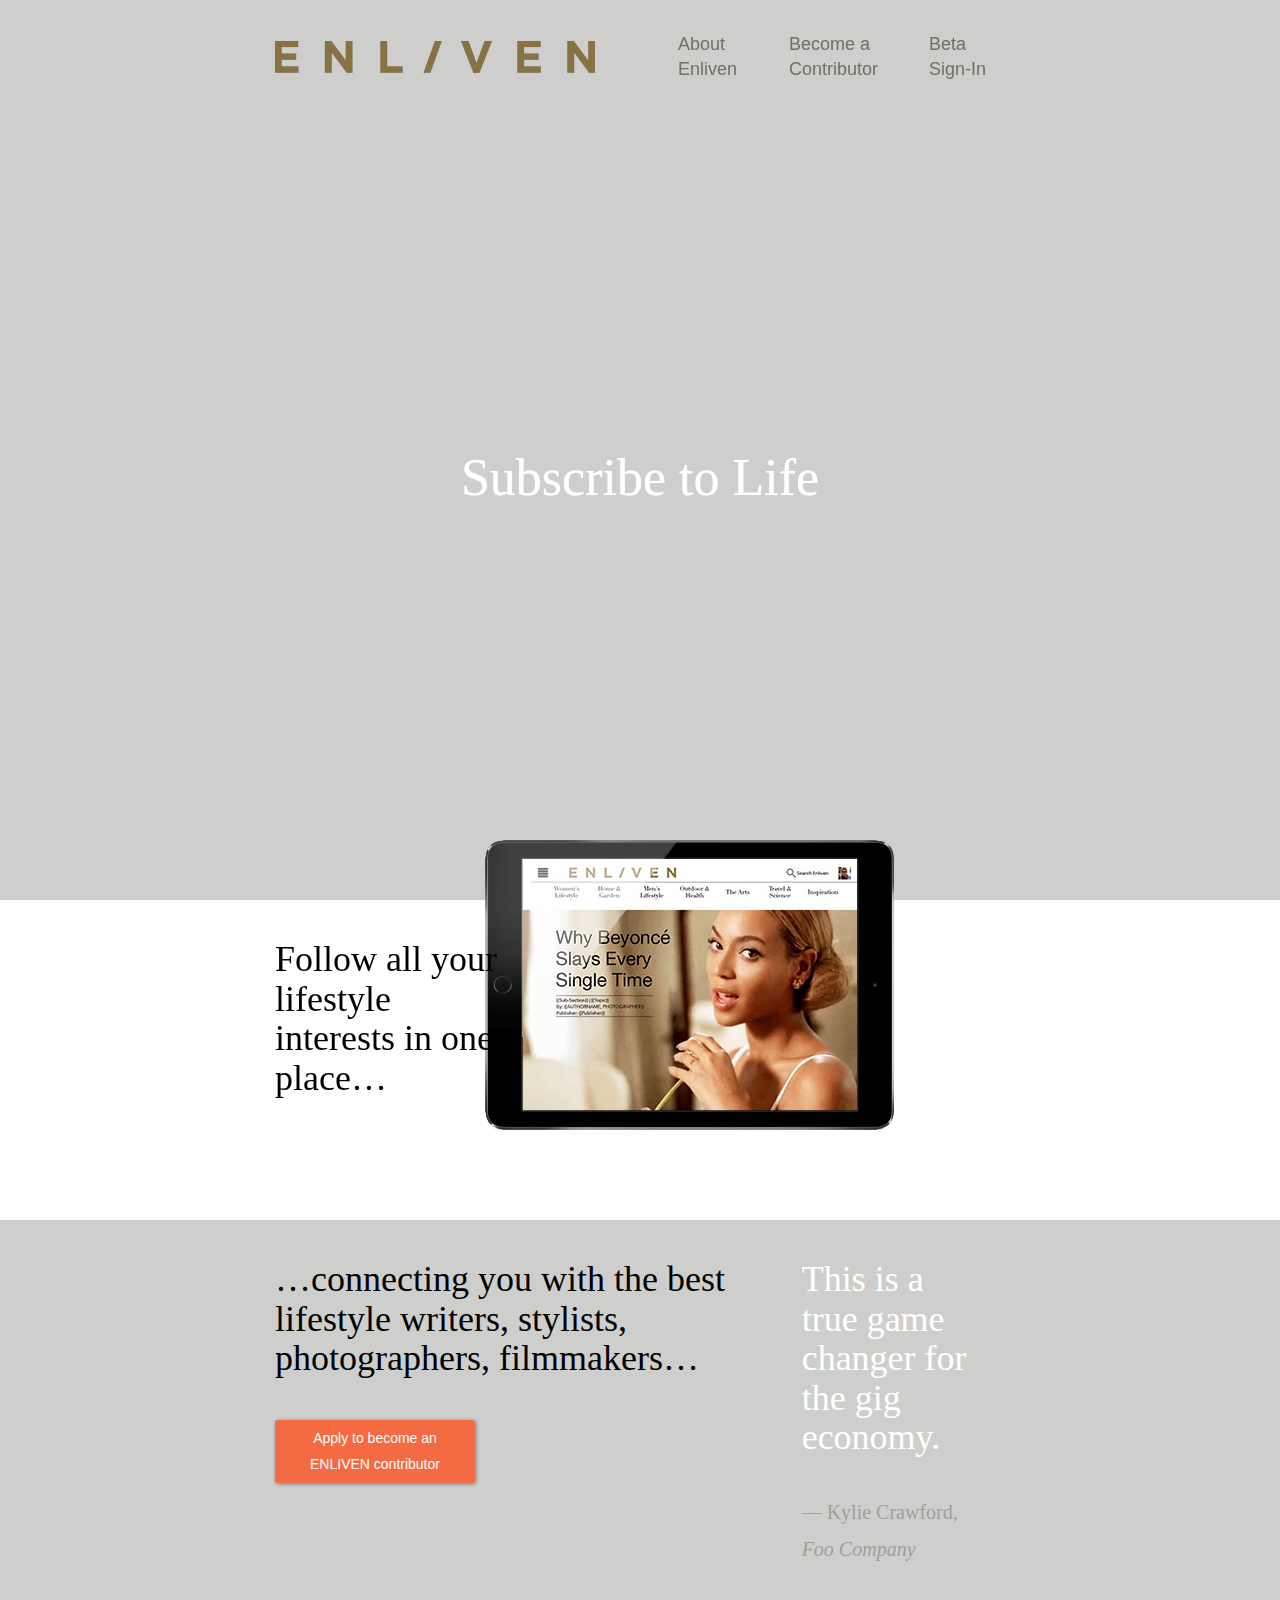
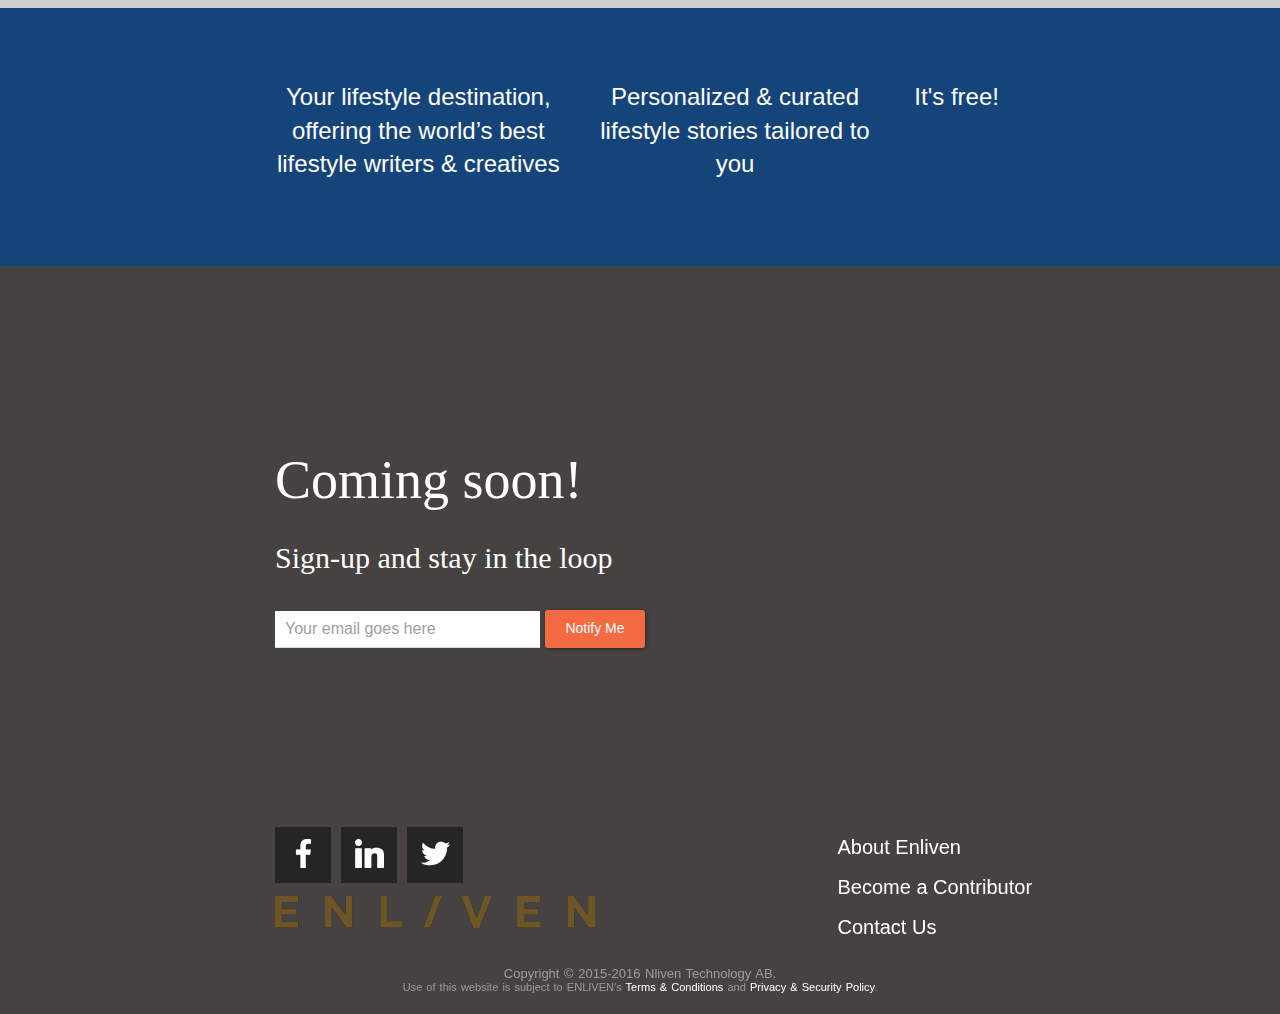
<file: index.html>
<!DOCTYPE html><html lang="en" class="no-js"><head><meta charset="utf-8"><meta name="viewport" content="width=device-width,initial-scale=1"><meta http-equiv="X-UA-Compatible" content="IE=edge"><title>ENLIVEN &ndash; Subscribe to Life</title><meta property="og:type" content="website"><meta property="og:url" content="http://www.enliven.co"><meta name="twitter:site" content="@Enliven"><meta property="og:site_name" content="ENLIVEN – Subscribe to Life"><meta property="og:title" content="ENLIVEN – Subscribe to Life"><meta property="twitter:card" content="summary"><meta property="twitter:title" content="ENLIVEN – Subscribe to Life"><meta name="description" content="ENLIVEN is a personalized lifestyle “magazine” where you can follow or save your favourite topics and styles. Share and interact with your favorite lifestyle writers, photographers, and columnists that challenge and inspire you."><meta property="og:description" content="ENLIVEN is a personalized lifestyle “magazine” where you can follow or save your favourite topics and styles. Share and interact with your favorite lifestyle writers, photographers, and columnists that challenge and inspire you."><meta property="twitter:description" content="ENLIVEN is a personalized lifestyle “magazine” where you can follow or save your favourite topics and styles. Share and interact with your favorite lifestyle writers, photographers, and columnists that challenge and inspire you."><link rel="apple-touch-icon" href="/images/logo-52a3cb.png"><link rel="shortcut icon" href="/images/favicon.ico" type="image/x-icon"><meta property="og:image" content="/images/logo-52a3cb.png"><meta property="twitter:image" content="/images/logo-52a3cb.png"><meta name="apple-mobile-web-app-capable" content="yes"><meta name="HandheldFriendly" content="true"><meta name="MobileOptimized" content="width"><link href="//style.enliven.co" rel="dns-prefetch"><link href="//www.enliven.co" rel="dns-prefetch"><link href="//www.google-analytics.com" rel="dns-prefetch"><link href="//piwik.enliven.co" rel="dns-prefetch"><link href="//s3.amazonaws.com" rel="dns-prefetch"><link rel="stylesheet" href="/styles/main-9091120dfe.css"><script src="/scripts/vendor/modernizr-272916a077.js"></script></head><body class="page front"><!--[if lt IE 10]>
  <p class="browserupgrade">You are using an <strong>outdated</strong> browser. Please <a href="http://browsehappy.com/">upgrade your browser</a> to improve your experience.</p>
<![endif]--><section id="ext_menu-0" class="mbr-navbar mbr-navbar-freeze mbr-navbar-absolute mbr-navbar-sticky mbr-navbar-auto-collapse top"><nav class="mbr-navbar-section mbr-section navbar navbar-default"><div class="mbr-section-container"><div class="mbr-navbar-container navbar-header container"><div class="mbr-navbar-column mbr-navbar-column-s mbr-navbar-brand"><span class="mbr-navbar-brand-link mbr-brand mbr-brand-inline"><span class="mbr-brand-logo"><a href="/"><img src="/images/enliven-logo.png" alt="Enliven" class="mbr-navbar-brand-img mbr-brand-img"></a></span></span></div><div class="mbr-navbar-hamburger mbr-hamburger"><span class="mbr-hamburger-line"></span></div><div class="mbr-navbar-column mbr-navbar-menu"><nav class="mbr-navbar-menu-box mbr-navbar-menu-box-inline-right"><div class="mbr-navbar-column"><ul class="mbr-navbar-items mbr-navbar-items-right float-left mbr-buttons mbr-buttons-freeze mbr-buttons-right btn-decorator mbr-buttons-active mbr-buttons-only-links nav navbar-nav navbar-right"><li class="mbr-navbar-item"><a href="/about" class="mbr-buttons-link text-black about-link">About Enliven</a></li><li class="mbr-navbar-item"><a href="/become-a-contributor" class="mbr-buttons-link text-black become-link"><span class="text-nowrap">Become a</span> Contributor</a></li><li class="mbr-navbar-item"><a href="/contributor-faq" class="mbr-buttons-link text-black hidden-md hidden-lg">Contributor FAQ</a></li><li class="mbr-navbar-item"><a href="/contributor-application-form" class="mbr-buttons-link text-black hidden-md hidden-lg">Contributor Application Form</a></li><li class="mbr-navbar-item"><a href="/join-enliven" class="mbr-buttons-link text-black hidden-md hidden-lg">Join ENLIVEN</a></li><li class="mbr-navbar-item"><a href="//cms.enliven.co/" class="mbr-buttons-link text-black beta-link">Beta <span class="text-nowrap">Sign-In</span></a></li><li class="mbr-navbar-item"><a href="/contact" class="mbr-buttons-link text-black hidden-md hidden-lg">Contact</a></li></ul></div></nav></div></div></div></nav></section><div id="pagepiling" class="front"><div class="section" id="section1"><section class="mbr-box mbr-section mbr-section-relative mbr-section-fixed-size mbr-section-full-height mbr-section-bg-adapted" id="main-container"><div id="background"></div><div class="mbr-box-magnet mbr-box-magnet-sm-padding mbr-box-magnet-center-center mbr-after-navbar"><div class="mbr-box-container mbr-section-container container"><div class="mbr-box mbr-box-stretched"><div class="mbr-box-magnet mbr-box-magnet-center-center"><div class="mbr-hero animated fadeInUp text-center"><h1 class="mbr-hero-text">Subscribe <span class="text-nowrap">to Life</span></h1></div></div></div></div></div></section></div><div class="section" id="section2"><section class="mbr-section mbr-section-relative" id="msg-box4-3"><div class="mbr-section-container mbr-section-container-isolated container"><div class="row"><div class="mbr-box mbr-box-fixed mbr-box-adapted"><div class="mbr-box-magnet mbr-class-mbr-box-magnet-center-left col-sm-4 mbr-section-left"><div class="mbr-section-container mbr-section-container-middle"><div class="mbr-header"><h3 class="mbr-header-text">Follow all your lifestyle interests in one <span class="text-nowrap">place…</span></h3></div></div></div><div class="mbr-box-magnet mbr-box-magnet-top-left mbr-section-right mockup-frames col-sm-8"><div class="mbr-figure-container phone-container"><figure class="mbr-figure mbr-figure-adapted mbr-figure-caption-inside-bottom mbr-figure-full-width"><img class="mbr-figure-img frame-phone" src="/images/frame-phone.png" width="162" height="301" alt="phone"><div class="flex-slider flex-slider-phone" data-slider="phone"><ul class="slides"><li class="flex-slider-slide"></li></ul></div></figure></div><div class="mbr-figure-container tablet-container"><figure class="mbr-figure mbr-figure-adapted mbr-figure-caption-inside-bottom mbr-figure-full-width"><img class="mbr-figure-img frame-tablet" src="/images/frame-tablet.png" width="409" height="306" alt="tablet"><div class="flex-slider flex-slider-tablet" data-slider="tablet"><ul class="slides"><li class="flex-slider-slide"><img src="/images/mockups/1.jpg" width="338" height="254" alt=""></li><li class="flex-slider-slide"><img src="/images/mockups/2.jpg" width="338" height="254" alt=""></li><li class="flex-slider-slide"><img src="/images/mockups/3.jpg" width="338" height="254" alt=""></li><li class="flex-slider-slide"><img src="/images/mockups/4.jpg" width="338" height="254" alt=""></li><li class="flex-slider-slide"><img src="/images/mockups/5.jpg" width="338" height="254" alt=""></li><li class="flex-slider-slide"><img src="/images/mockups/6.jpg" width="338" height="254" alt=""></li></ul></div></figure></div></div></div></div></div></section></div><div class="section" id="section3"><section class="mbr-section mbr-section-relative" id="msg-box4-4"><div class="mbr-section-container mbr-section-container-isolated container"><div class="row"><div class="mbr-box mbr-box-fixed mbr-box-adapted"><div class="mbr-box-magnet mbr-box-magnet-top-left col-sm-8 mbr-section-left"><div class="mbr-section-container mbr-section-container-middle"><div class="mbr-header"><h3 class="mbr-header-text"><span class="text-nowrap">…connecting</span> you with the best lifestyle writers, stylists, photographers, <span class="text-nowrap">filmmakers…</span></h3></div></div><div class="mbr-section-container"><div class="mbr-buttons mbr-buttons-auto-align btn-inverse"><a class="btn btn-warning" href="/become-a-contributor"><span class="text-nowrap">Apply to become an</span> <span class="text-nowrap">ENLIVEN contributor</span></a></div></div></div><div class="mbr-box-magnet mbr-box-magnet-top-left mbr-section-right col-sm-4"><div class="flex-slider flex-slider-quotes" data-slider="quotes"><ul class="slides"><li class="flex-slider-slide"><blockquote><p>ENLIVEN is what I've been needing for years!</p><small>Bill Gray, <cite title="Source Title">Freelance Journalist</cite></small></blockquote></li><li class="flex-slider-slide"><blockquote><p>This is a true game changer for the gig economy.</p><small>Kylie Crawford, <cite title="Source Title">Foo Company</cite></small></blockquote></li><li class="flex-slider-slide"><blockquote><p>Love it – can wait for the first issue!</p><small>Ricardo Gilbert, <cite title="Source Title">Fan</cite></small></blockquote></li><li class="flex-slider-slide"><blockquote><p>Fresh, new stories and inspiration – just what I needed!</p><small>Sophia Graves, <cite title="Source Title">Freelance Photographer</cite></small></blockquote></li><li class="flex-slider-slide"><blockquote><p>ENLIVEN puts the power back in the hands of the people.</p><small>Pamela Wade, <cite title="Source Title">Publisher</cite></small></blockquote></li></ul></div></div></div></div></div></section></div><div class="section" id="section4"><section class="mbr-section-container mbr-section-container-isolated container"><div class="row"><div class="col-md-5"><h4 class="lead">Your lifestyle destination, offering the world’s best lifestyle writers &amp; creatives</h4></div><div class="col-md-5"><h4 class="lead">Personalized &amp; curated lifestyle stories tailored to you</h4></div><div class="col-md-2"><h4 class="lead">It's free!</h4></div></div></section></div><section class="section mbr-section mbr-section--relative mbr-section--fixed-size mbr-parallax-background" id="section5"><div class="mbr-section-container mbr-section-container--std-padding container"><div class="row"><div class="mbr-header mbr-header--center mbr-header--std-padding"><h1 class="text-coming-soon">Coming soon!</h1><h3 class="text-sign-up">Sign-up and stay <span class="text-nowrap">in the loop</span></h3></div></div><div class="mc_embed_signup custom-mc_embed_signup_scroll"><!-- Begin MailChimp Signup Form --><form action="//enliven.us13.list-manage.com/subscribe/post?u=26bdde73cd2b2aa42aceb57fe&amp;id=50bfc63b1c" method="post" id="mc-embedded-subscribe-form" name="mc-embedded-subscribe-form" class="validate js-subscribe-form" novalidate><fieldset class="form-inline form-horizontal mc-field-group"><div class="form-group form-group-email"><label class="sr-only" for="textinput">Email address</label><input id="textinput" type="email" value="" placeholder="Your email goes here" name="EMAIL" class="form-control required email input-md" id="mce-EMAIL"></div><div class="form-group"><button id="singlebutton3" name="singlebutton" tabindex="0" name="subscribe" class="btn btn-warning">Notify Me</button></div></fieldset><div class="mce-responses"><div class="response js-error-message" id="mce-error-response" style="display:none"></div><div class="response js-success-message" id="mce-success-response" style="display:none"></div></div><div style="position: absolute; left: -5000px" aria-hidden="true"><input type="text" name="b_26bdde73cd2b2aa42aceb57fe_50bfc63b1c" tabindex="-1" value=""></div></form><!--End mc_embed_signup--></div></div></section></div><footer id="section6" class="section footer"><div id="custom-html-226"><section id="social-buttons1-10" class="mbr-section mbr-section-relative mbr-section-fixed-size"><div class="mbr-section-container container"><div class="row"><div class="col-sm-9"><div class="row"><div class="mbr-social-icons"><div data-counters="false" class="mbr-social-likes social-likes_style-2"><div title="Share link on Facebook" class="mbr-social-icons-icon social-likes-icon facebook socicon-bg-facebook"><a href="https://www.facebook.com/Enlivenmagazine/" target="_blank" class="socicon socicon-facebook"></a></div><div title="Share link on Google+" class="mbr-social-icons-icon social-likes-icon plusone socicon-bg-linkedin"><i href="#" target="_blank" class="socicon socicon-linkedin"></i></div><div title="Share link on Twitter" class="mbr-social-icons-icon social-likes-icon twitter socicon-bg-twitter"><i href="#" target="_blank" class="socicon socicon-twitter"></i></div></div></div></div><div class="mbr-contacts mbr-contacts--wysiwyg row"><div><a href="/"><img src="/images/enliven-logo-footer.png" class="mbr-contacts-img mbr-contacts-img--left"></a></div></div></div><div class="col-sm-3"><ul class="mbr-contacts-list"><li><a href="/about" class="mbr-contacts-link text-gray">About Enliven</a></li><li><a href="/become-a-contributor" class="mbr-contacts-link text-gray"><span class="text-nowrap">Become a</span> Contributor</a></li><li><a href="/contact" class="mbr-contacts-link text-gray">Contact Us</a></li></ul></div></div></div></section></div></footer><footer class="mbr-section mbr-section--relative mbr-section--fixed-size"><div class="mbr-section-container container"><div class="mbr-footer mbr-footer--wysiwyg row"><div class="col-sm-12"><p class="mbr-footer-copyright text-center">Copyright &copy; 2015-2016 Nliven Technology AB.</p><p class="mbr-footer-copyright text-center"><small>Use of this website is subject to ENLIVEN's <a href="/terms-conditions">Terms &amp; Conditions</a> and <a href="/privacy-security">Privacy &amp; Security Policy</a>.</small></p></div></div></div></footer><!-- Google Analytics --><script>(function(b, o, i, l, e, r) {
    b.GoogleAnalyticsObject = l;
    b[l] || (b[l] =
      function() {
        (b[l].q = b[l].q || []).push(arguments)
      });
    b[l].l = +new Date;
    e = o.createElement(i);
    r = o.getElementsByTagName(i)[0];
    e.src = '//www.google-analytics.com/analytics.js';
    r.parentNode.insertBefore(e, r)
  }(window, document, 'script', 'ga'));
  ga('create', 'UA-72026616-1');
  ga('send', 'pageview');</script><!-- End Google Analytics Code --><!-- Piwik --><script type="text/javascript">var _paq = _paq || [];
  _paq.push(["setDomains", ["*.www.enliven.co"]]);
  _paq.push(['trackPageView']);
  _paq.push(['enableLinkTracking']);
  (function() {
    var u="//piwik.enliven.co/";
    _paq.push(['setTrackerUrl', u+'piwik.php']);
    _paq.push(['setSiteId', 1]);
    var d=document, g=d.createElement('script'), s=d.getElementsByTagName('script')[0];
    g.type='text/javascript'; g.async=true; g.defer=true; g.src=u+'piwik.js'; s.parentNode.insertBefore(g,s);
  })();</script><noscript><p><img src="//piwik.enliven.co/piwik.php?idsite=1" style="border:0" alt=""></p></noscript><!-- End Piwik Code --><script src="/scripts/vendor-7293216220.js"></script><script src="/scripts/plugins-2d089c7f19.js"></script><script src="//s3.amazonaws.com/downloads.mailchimp.com/js/mc-validate.js" async=""></script><script src="/scripts/main-fd9a4d6c97.js"></script></body></html>
</file>
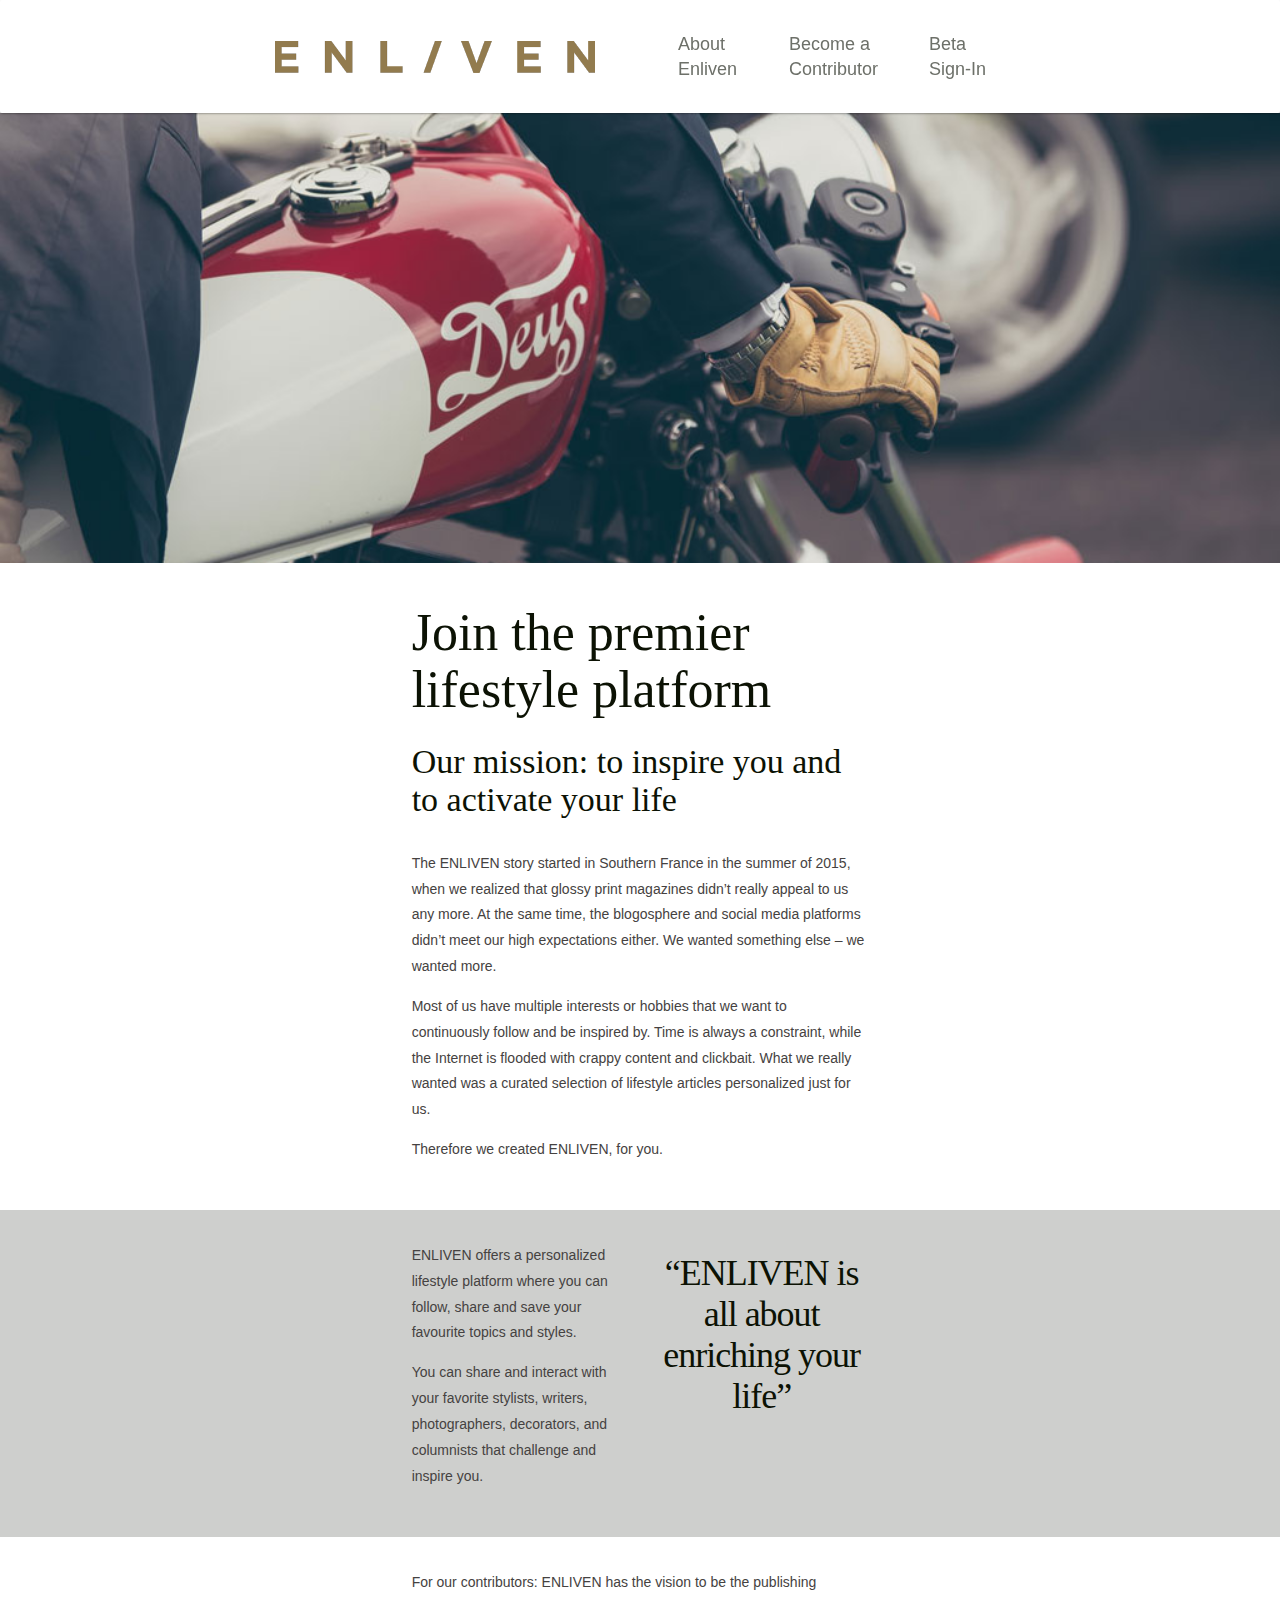
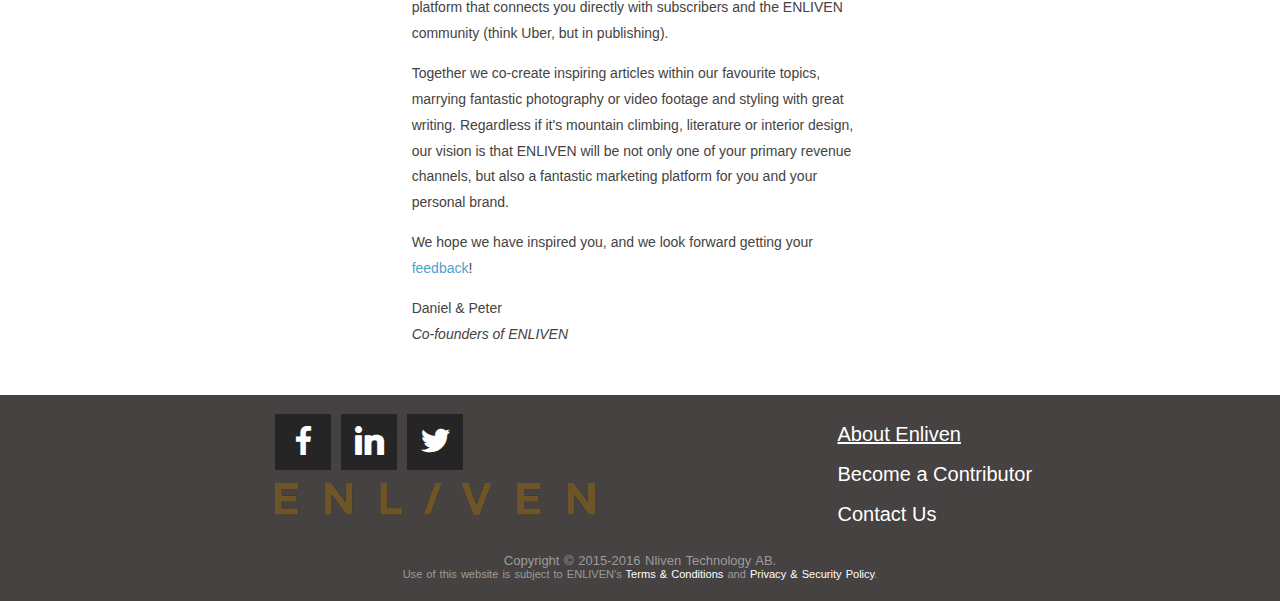
<file: about/index.html>
<!DOCTYPE html><html lang="en" class="no-js"><head><meta charset="utf-8"><meta name="viewport" content="width=device-width,initial-scale=1"><meta http-equiv="X-UA-Compatible" content="IE=edge"><title>ENLIVEN &ndash; About ENLIVEN</title><meta property="og:type" content="website"><meta property="og:url" content="http://www.enliven.co"><meta name="twitter:site" content="@Enliven"><meta property="og:site_name" content="ENLIVEN – About ENLIVEN"><meta property="og:title" content="ENLIVEN – About ENLIVEN"><meta property="twitter:card" content="summary"><meta property="twitter:title" content="ENLIVEN – About ENLIVEN"><meta name="description" content="ENLIVEN is a personalized lifestyle “magazine” where you can follow or save your favourite topics and styles. Share and interact with your favorite lifestyle writers, photographers, and columnists that challenge and inspire you."><meta property="og:description" content="ENLIVEN is a personalized lifestyle “magazine” where you can follow or save your favourite topics and styles. Share and interact with your favorite lifestyle writers, photographers, and columnists that challenge and inspire you."><meta property="twitter:description" content="ENLIVEN is a personalized lifestyle “magazine” where you can follow or save your favourite topics and styles. Share and interact with your favorite lifestyle writers, photographers, and columnists that challenge and inspire you."><link rel="apple-touch-icon" href="/images/logo-52a3cb.png"><link rel="shortcut icon" href="/images/favicon.ico" type="image/x-icon"><meta property="og:image" content="/images/logo-52a3cb.png"><meta property="twitter:image" content="/images/logo-52a3cb.png"><meta name="apple-mobile-web-app-capable" content="yes"><meta name="HandheldFriendly" content="true"><meta name="MobileOptimized" content="width"><link href="//style.enliven.co" rel="dns-prefetch"><link href="//www.enliven.co" rel="dns-prefetch"><link href="//www.google-analytics.com" rel="dns-prefetch"><link href="//piwik.enliven.co" rel="dns-prefetch"><link href="//s3.amazonaws.com" rel="dns-prefetch"><link rel="stylesheet" href="/styles/main-9091120dfe.css"><script src="/scripts/vendor/modernizr-272916a077.js"></script></head><body class="page about"><!--[if lt IE 10]>
  <p class="browserupgrade">You are using an <strong>outdated</strong> browser. Please <a href="http://browsehappy.com/">upgrade your browser</a> to improve your experience.</p>
<![endif]--><section id="ext_menu-0" class="mbr-navbar mbr-navbar-freeze mbr-navbar-absolute mbr-navbar-sticky mbr-navbar-auto-collapse top"><nav class="mbr-navbar-section mbr-section navbar navbar-default"><div class="mbr-section-container"><div class="mbr-navbar-container navbar-header container"><div class="mbr-navbar-column mbr-navbar-column-s mbr-navbar-brand"><span class="mbr-navbar-brand-link mbr-brand mbr-brand-inline"><span class="mbr-brand-logo"><a href="/"><img src="/images/enliven-logo.png" alt="Enliven" class="mbr-navbar-brand-img mbr-brand-img"></a></span></span></div><div class="mbr-navbar-hamburger mbr-hamburger"><span class="mbr-hamburger-line"></span></div><div class="mbr-navbar-column mbr-navbar-menu"><nav class="mbr-navbar-menu-box mbr-navbar-menu-box-inline-right"><div class="mbr-navbar-column"><ul class="mbr-navbar-items mbr-navbar-items-right float-left mbr-buttons mbr-buttons-freeze mbr-buttons-right btn-decorator mbr-buttons-active mbr-buttons-only-links nav navbar-nav navbar-right"><li class="mbr-navbar-item"><a href="/about" class="mbr-buttons-link text-black about-link active">About Enliven</a></li><li class="mbr-navbar-item"><a href="/become-a-contributor" class="mbr-buttons-link text-black become-link"><span class="text-nowrap">Become a</span> Contributor</a></li><li class="mbr-navbar-item"><a href="/contributor-faq" class="mbr-buttons-link text-black hidden-md hidden-lg">Contributor FAQ</a></li><li class="mbr-navbar-item"><a href="/contributor-application-form" class="mbr-buttons-link text-black hidden-md hidden-lg">Contributor Application Form</a></li><li class="mbr-navbar-item"><a href="/join-enliven" class="mbr-buttons-link text-black hidden-md hidden-lg">Join ENLIVEN</a></li><li class="mbr-navbar-item"><a href="//cms.enliven.co/" class="mbr-buttons-link text-black beta-link">Beta <span class="text-nowrap">Sign-In</span></a></li><li class="mbr-navbar-item"><a href="/contact" class="mbr-buttons-link text-black hidden-md hidden-lg">Contact</a></li></ul></div></nav></div></div></div></nav></section><div class="hero about"><div class="container"></div></div><section class="bkg16"><div class="container"><div class="row"><div class="col-md-8 col-md-offset-2"><h2 class="title" id="join-the-premier-lifestyle-platform">Join the premier lifestyle platform</h2><h3 id="our-mission-is-to-inspire-and-activate-your-life">Our mission: <span class="mission">to inspire you and to activate your life</span></h3><p>The ENLIVEN story started in Southern France in the summer of 2015, when we realized that glossy print magazines didn’t really appeal to us any more. At the same time, the blogosphere and social media platforms didn’t meet our high expectations either. We wanted something else – we wanted more.</p><p>Most of us have multiple interests or hobbies that we want to continuously follow and be inspired by. Time is always a constraint, while the Internet is flooded with crappy content and clickbait. What we really wanted was a curated selection of lifestyle articles personalized just for us.</p><p>Therefore we created ENLIVEN, for you.</p></div></div></div></section><section class="bkg15"><div class="container"><div class="row"><div class="col-md-4 col-md-offset-2"><p>ENLIVEN offers a personalized lifestyle platform where you can follow, share and save your favourite topics and styles.</p><p>You can share and interact with your favorite stylists, writers, photo&shy;graphers, decorators, and colum&shy;nists that challenge and inspire you.</p></div><div class="col-md-4"><blockquote><h2>&ldquo;ENLIVEN is all about enriching your life&rdquo;</h2></blockquote></div></div></div></section><section class="bkg17"><div class="container"><div class="row"><div class="col-md-8 col-md-offset-2"><p><strong>For our contributors:</strong> ENLIVEN has the vision to be the publishing platform that connects you directly with subscribers and the ENLIVEN community (think Uber, but in publishing).</p><p>Together we co-create inspiring articles within our favourite topics, marrying fantastic photography or video footage and styling with great writing. Regardless if it's mountain climbing, literature or interior design, our vision is that ENLIVEN will be not only one of your primary revenue channels, but also a fantastic marketing platform for you and your personal brand.</p><p>We hope we have inspired you, and we look forward getting your <a href="/contact">feedback</a>!</p><p>Daniel &amp; Peter<br><em>Co-founders of ENLIVEN</em></p></div></div></div></section><footer id="section6" class="section footer"><div id="custom-html-226"><section id="social-buttons1-10" class="mbr-section mbr-section-relative mbr-section-fixed-size"><div class="mbr-section-container container"><div class="row"><div class="col-sm-9"><div class="row"><div class="mbr-social-icons"><div data-counters="false" class="mbr-social-likes social-likes_style-2"><div title="Share link on Facebook" class="mbr-social-icons-icon social-likes-icon facebook socicon-bg-facebook"><a href="https://www.facebook.com/Enlivenmagazine/" target="_blank" class="socicon socicon-facebook"></a></div><div title="Share link on Google+" class="mbr-social-icons-icon social-likes-icon plusone socicon-bg-linkedin"><i href="#" target="_blank" class="socicon socicon-linkedin"></i></div><div title="Share link on Twitter" class="mbr-social-icons-icon social-likes-icon twitter socicon-bg-twitter"><i href="#" target="_blank" class="socicon socicon-twitter"></i></div></div></div></div><div class="mbr-contacts mbr-contacts--wysiwyg row"><div><a href="/"><img src="/images/enliven-logo-footer.png" class="mbr-contacts-img mbr-contacts-img--left"></a></div></div></div><div class="col-sm-3"><ul class="mbr-contacts-list"><li><a href="/about" class="mbr-contacts-link text-gray active">About Enliven</a></li><li><a href="/become-a-contributor" class="mbr-contacts-link text-gray"><span class="text-nowrap">Become a</span> Contributor</a></li><li><a href="/contact" class="mbr-contacts-link text-gray">Contact Us</a></li></ul></div></div></div></section></div></footer><footer class="mbr-section mbr-section--relative mbr-section--fixed-size"><div class="mbr-section-container container"><div class="mbr-footer mbr-footer--wysiwyg row"><div class="col-sm-12"><p class="mbr-footer-copyright text-center">Copyright &copy; 2015-2016 Nliven Technology AB.</p><p class="mbr-footer-copyright text-center"><small>Use of this website is subject to ENLIVEN's <a href="/terms-conditions">Terms &amp; Conditions</a> and <a href="/privacy-security">Privacy &amp; Security Policy</a>.</small></p></div></div></div></footer><!-- Google Analytics --><script>(function(b, o, i, l, e, r) {
    b.GoogleAnalyticsObject = l;
    b[l] || (b[l] =
      function() {
        (b[l].q = b[l].q || []).push(arguments)
      });
    b[l].l = +new Date;
    e = o.createElement(i);
    r = o.getElementsByTagName(i)[0];
    e.src = '//www.google-analytics.com/analytics.js';
    r.parentNode.insertBefore(e, r)
  }(window, document, 'script', 'ga'));
  ga('create', 'UA-72026616-1');
  ga('send', 'pageview');</script><!-- End Google Analytics Code --><!-- Piwik --><script type="text/javascript">var _paq = _paq || [];
  _paq.push(["setDomains", ["*.www.enliven.co"]]);
  _paq.push(['trackPageView']);
  _paq.push(['enableLinkTracking']);
  (function() {
    var u="//piwik.enliven.co/";
    _paq.push(['setTrackerUrl', u+'piwik.php']);
    _paq.push(['setSiteId', 1]);
    var d=document, g=d.createElement('script'), s=d.getElementsByTagName('script')[0];
    g.type='text/javascript'; g.async=true; g.defer=true; g.src=u+'piwik.js'; s.parentNode.insertBefore(g,s);
  })();</script><noscript><p><img src="//piwik.enliven.co/piwik.php?idsite=1" style="border:0" alt=""></p></noscript><!-- End Piwik Code --><script src="/scripts/vendor-7293216220.js"></script><script src="/scripts/plugins-2d089c7f19.js"></script><script src="/scripts/main-fd9a4d6c97.js"></script></body></html>
</file>
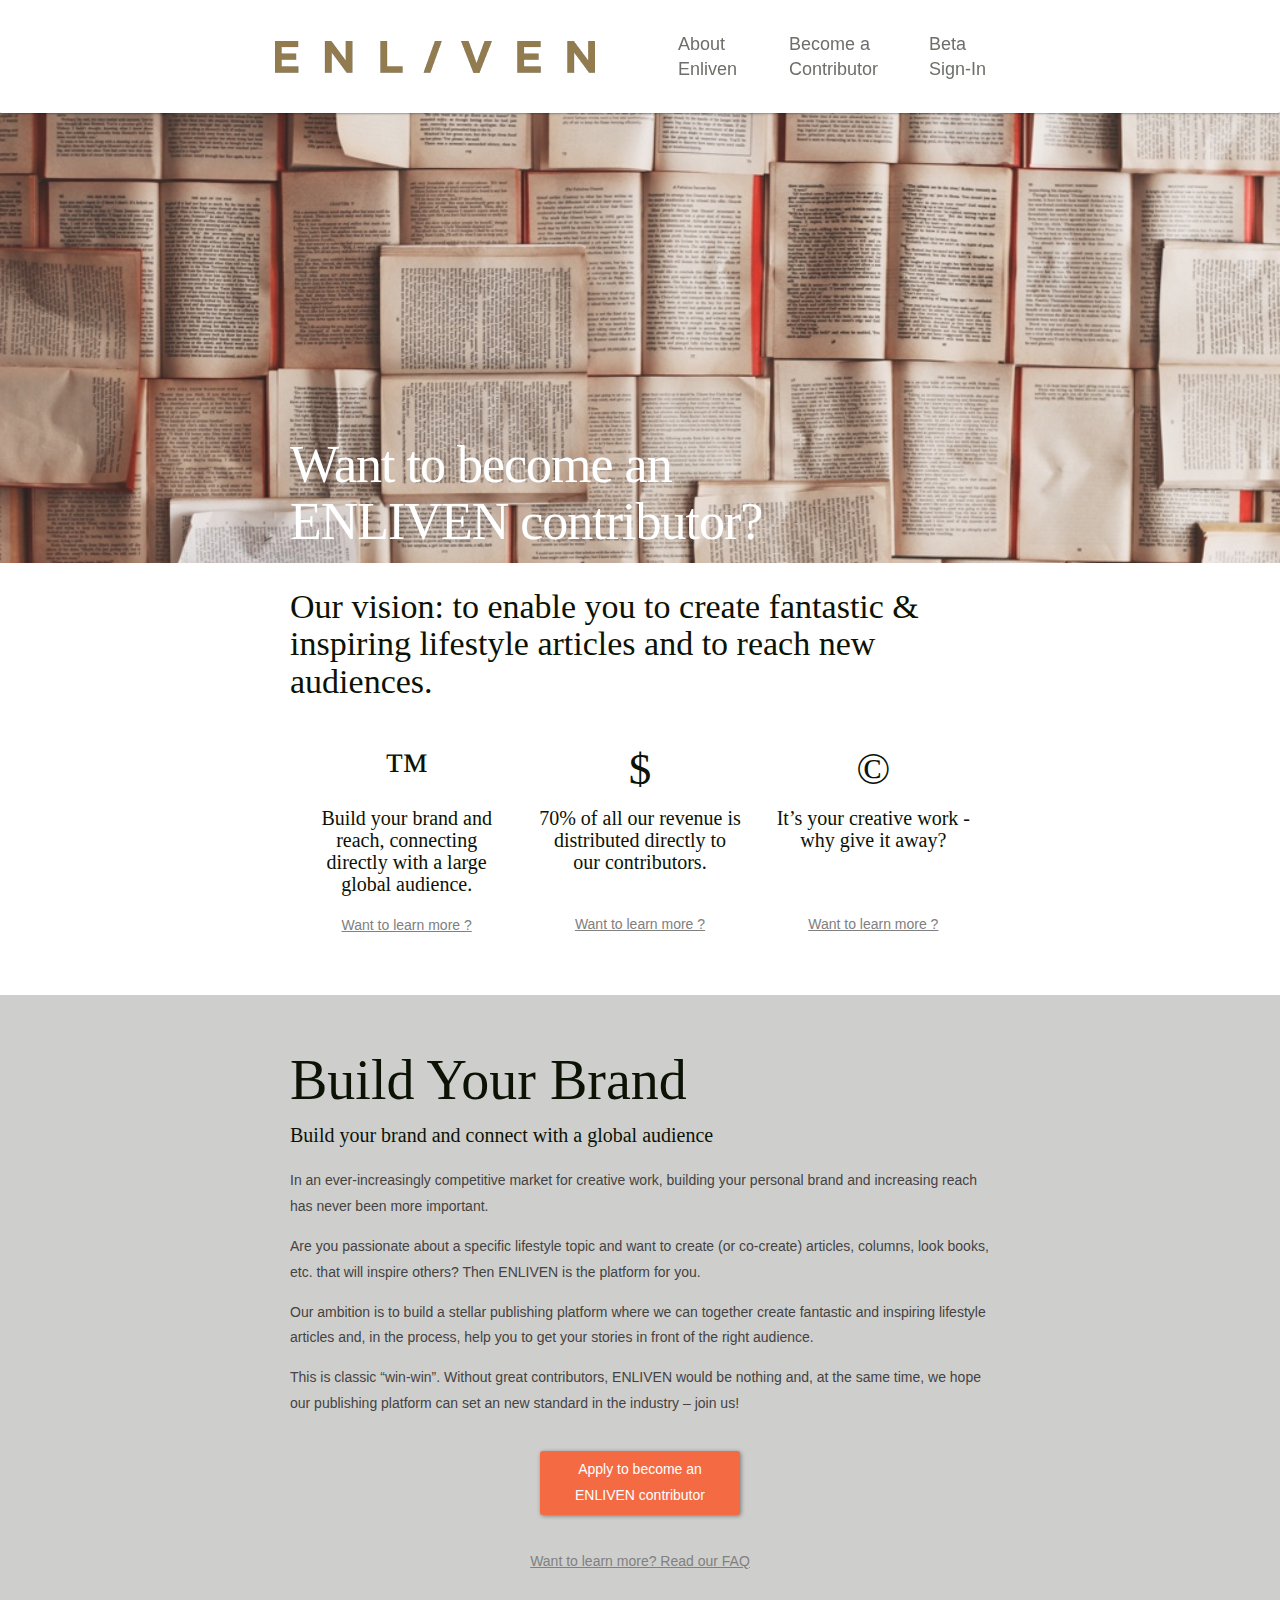
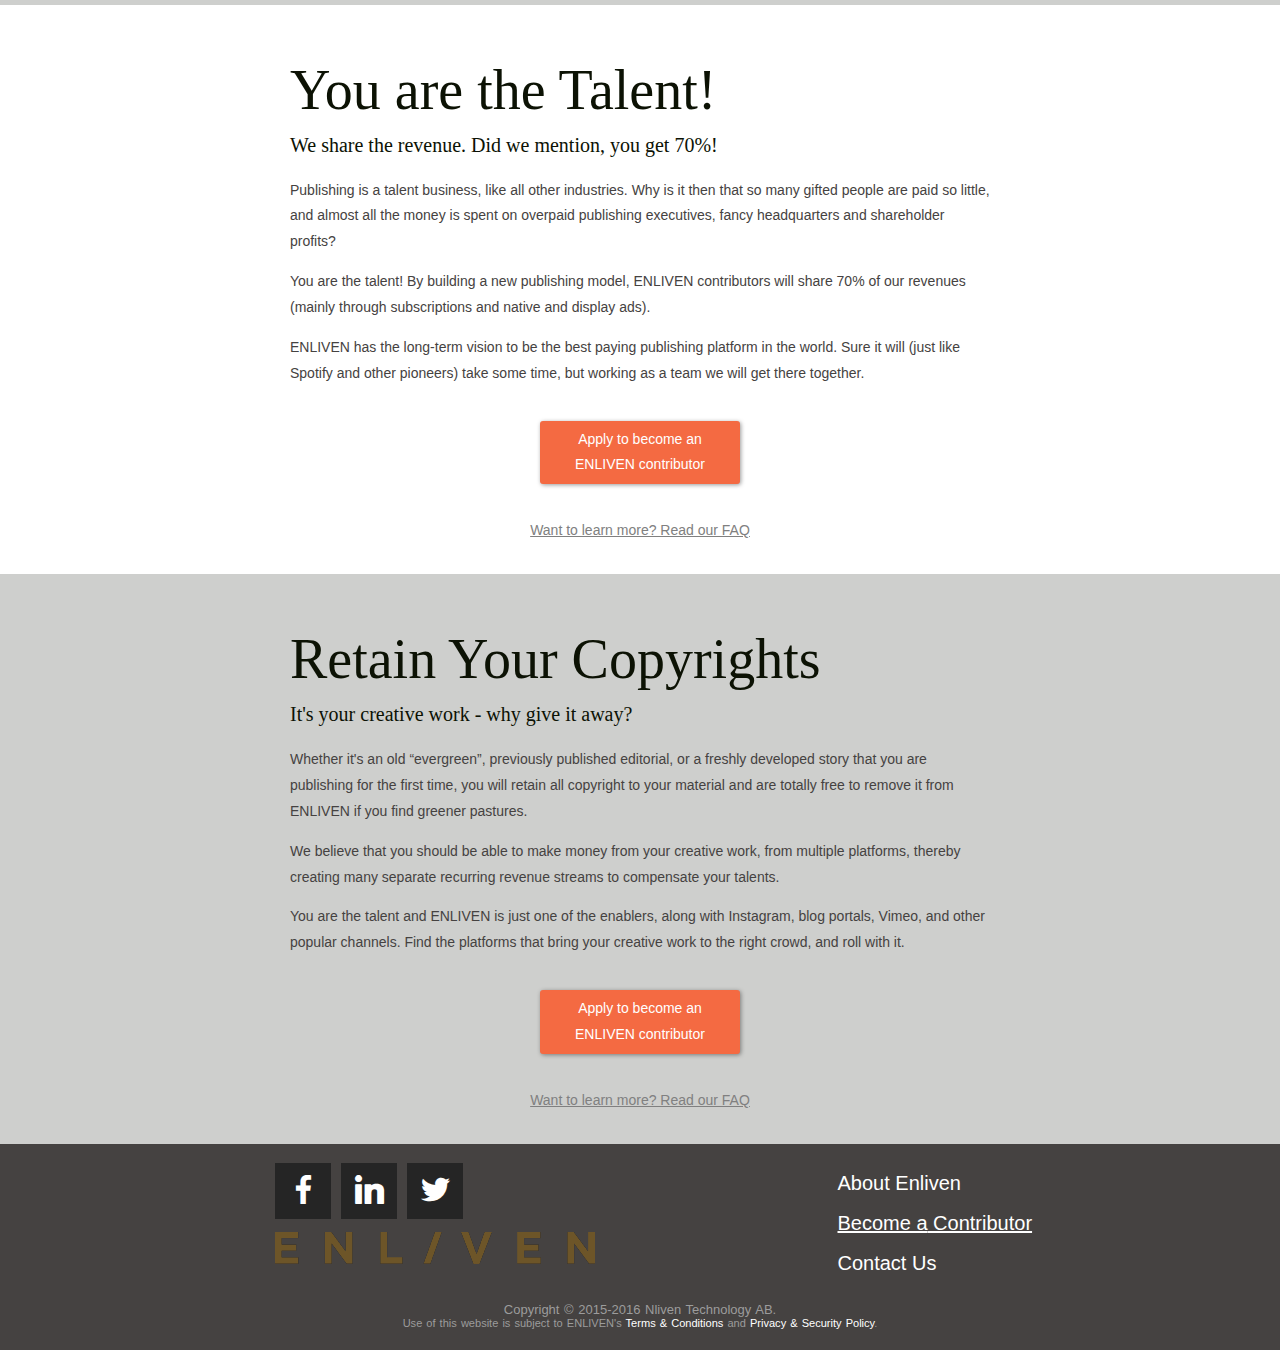
<file: become-a-contributor/index.html>
<!DOCTYPE html><html lang="en" class="no-js"><head><meta charset="utf-8"><meta name="viewport" content="width=device-width,initial-scale=1"><meta http-equiv="X-UA-Compatible" content="IE=edge"><title>ENLIVEN &ndash; Become a Contributor</title><meta property="og:type" content="website"><meta property="og:url" content="http://www.enliven.co"><meta name="twitter:site" content="@Enliven"><meta property="og:site_name" content="ENLIVEN – Become a Contributor"><meta property="og:title" content="ENLIVEN – Become a Contributor"><meta property="twitter:card" content="summary"><meta property="twitter:title" content="ENLIVEN – Become a Contributor"><meta name="description" content="ENLIVEN is a personalized lifestyle “magazine” where you can follow or save your favourite topics and styles. Share and interact with your favorite lifestyle writers, photographers, and columnists that challenge and inspire you."><meta property="og:description" content="ENLIVEN is a personalized lifestyle “magazine” where you can follow or save your favourite topics and styles. Share and interact with your favorite lifestyle writers, photographers, and columnists that challenge and inspire you."><meta property="twitter:description" content="ENLIVEN is a personalized lifestyle “magazine” where you can follow or save your favourite topics and styles. Share and interact with your favorite lifestyle writers, photographers, and columnists that challenge and inspire you."><link rel="apple-touch-icon" href="/images/logo-52a3cb.png"><link rel="shortcut icon" href="/images/favicon.ico" type="image/x-icon"><meta property="og:image" content="/images/logo-52a3cb.png"><meta property="twitter:image" content="/images/logo-52a3cb.png"><meta name="apple-mobile-web-app-capable" content="yes"><meta name="HandheldFriendly" content="true"><meta name="MobileOptimized" content="width"><link href="//style.enliven.co" rel="dns-prefetch"><link href="//www.enliven.co" rel="dns-prefetch"><link href="//www.google-analytics.com" rel="dns-prefetch"><link href="//piwik.enliven.co" rel="dns-prefetch"><link href="//s3.amazonaws.com" rel="dns-prefetch"><link rel="stylesheet" href="/styles/main-9091120dfe.css"><script src="/scripts/vendor/modernizr-272916a077.js"></script></head><body class="page become-a-contributor"><!--[if lt IE 10]>
  <p class="browserupgrade">You are using an <strong>outdated</strong> browser. Please <a href="http://browsehappy.com/">upgrade your browser</a> to improve your experience.</p>
<![endif]--><section id="ext_menu-0" class="mbr-navbar mbr-navbar-freeze mbr-navbar-absolute mbr-navbar-sticky mbr-navbar-auto-collapse top"><nav class="mbr-navbar-section mbr-section navbar navbar-default"><div class="mbr-section-container"><div class="mbr-navbar-container navbar-header container"><div class="mbr-navbar-column mbr-navbar-column-s mbr-navbar-brand"><span class="mbr-navbar-brand-link mbr-brand mbr-brand-inline"><span class="mbr-brand-logo"><a href="/"><img src="/images/enliven-logo.png" alt="Enliven" class="mbr-navbar-brand-img mbr-brand-img"></a></span></span></div><div class="mbr-navbar-hamburger mbr-hamburger"><span class="mbr-hamburger-line"></span></div><div class="mbr-navbar-column mbr-navbar-menu"><nav class="mbr-navbar-menu-box mbr-navbar-menu-box-inline-right"><div class="mbr-navbar-column"><ul class="mbr-navbar-items mbr-navbar-items-right float-left mbr-buttons mbr-buttons-freeze mbr-buttons-right btn-decorator mbr-buttons-active mbr-buttons-only-links nav navbar-nav navbar-right"><li class="mbr-navbar-item"><a href="/about" class="mbr-buttons-link text-black about-link">About Enliven</a></li><li class="mbr-navbar-item"><a href="/become-a-contributor" class="mbr-buttons-link text-black become-link active"><span class="text-nowrap">Become a</span> Contributor</a></li><li class="mbr-navbar-item"><a href="/contributor-faq" class="mbr-buttons-link text-black hidden-md hidden-lg">Contributor FAQ</a></li><li class="mbr-navbar-item"><a href="/contributor-application-form" class="mbr-buttons-link text-black hidden-md hidden-lg">Contributor Application Form</a></li><li class="mbr-navbar-item"><a href="/join-enliven" class="mbr-buttons-link text-black hidden-md hidden-lg">Join ENLIVEN</a></li><li class="mbr-navbar-item"><a href="//cms.enliven.co/" class="mbr-buttons-link text-black beta-link">Beta <span class="text-nowrap">Sign-In</span></a></li><li class="mbr-navbar-item"><a href="/contact" class="mbr-buttons-link text-black hidden-md hidden-lg">Contact</a></li></ul></div></nav></div></div></div></nav></section><div class="hero become-a-contributor"><div class="container"><h2 class="title" id="want-to-become-an-enliven-contributor"><span class="text-nowrap">Want to</span> <span class="text-nowrap">become an</span><br>ENLIVEN contributor?</h2></div></div><section class="features"><div class="container"><h3 id="our-vision">Our vision: <span class="vision">to enable you to create fantastic &amp; inspiring lifestyle articles and to reach new audiences.</span></h3><div class="row responsive-table"><div class="col-md-4 text-center table-cell"><div class="align-top"><h2>&trade;</h2><h4>Build your brand and reach, connecting directly with a large global audience.</h4></div><div class="align-bottom"><a href="#build-your-brand" title="Build Your Brand">Want to learn more ?</a></div></div><div class="col-md-4 text-center table-cell"><div class="align-top"><h2>$</h2><h4>70% of all our revenue is distributed directly to our contributors.</h4></div><div class="align-bottom"><a href="#you-are-the-talent" title="You are the Talent!">Want to learn more ?</a></div></div><div class="col-md-4 text-center table-cell"><div class="align-top"><h2>&copy;</h2><h4>It’s your creative work - why give it away?</h4></div><div class="align-bottom"><a href="#retain-your-copyrights" title="Retain Your Copyrights">Want to learn more ?</a></div></div></div></div></section><section class="bkg12" id="build-your-brand"><div class="container"><h1>Build Your Brand</h1><h4 id="build-your-brand-and-connect-with-a-global-audience">Build your brand and connect with a global audience</h4><p>In an ever-increasingly competitive market for creative work, building your personal brand and increasing reach has never been more important.</p><p>Are you passionate about a specific lifestyle topic and want to create (or co-create) articles, columns, look books, etc. that will inspire others? Then ENLIVEN is the platform for you.</p><p>Our ambition is to build a stellar publishing platform where we can together create fantastic and inspiring lifestyle articles and, in the process, help you to get your stories in front of the right audience.</p><p>This is classic &ldquo;win-win&rdquo;. Without great contributors, ENLIVEN would be nothing and, at the same time, we hope our publishing platform can set an new standard in the industry – join us!</p><div class="text-center cta"><a class="btn btn-warning" href="/contributor-application-form"><span class="text-nowrap">Apply to become an</span> <span class="text-nowrap">ENLIVEN contributor</span></a></div><div class="text-center"><a class="agrey" href="/contributor-faq">Want to learn more? Read our FAQ</a></div></div></section><section class="bkg14" id="you-are-the-talent"><div class="container"><h1>You are the Talent!</h1><h4 id="we-share-the-revenue">We share the revenue. Did we mention, you get 70%!</h4><p>Publishing is a talent business, like all other industries. Why is it then that so many gifted people are paid so little, and almost all the money is spent on overpaid publishing executives, fancy headquarters and shareholder profits?</p><p>You are the talent! By building a new publishing model, ENLIVEN contributors will share 70% of our revenues (mainly through subscriptions and native and display ads).</p><p>ENLIVEN has the long-term vision to be the best paying publishing platform in the world. Sure it will (just like Spotify and other pioneers) take some time, but working as a team we will get there together.</p><div class="text-center cta"><a class="btn btn-warning" href="/contributor-application-form"><span class="text-nowrap">Apply to become an</span> <span class="text-nowrap">ENLIVEN contributor</span></a></div><div class="text-center"><a class="agrey" href="/contributor-faq">Want to learn more? Read our FAQ</a></div></div></section><section class="bkg12" id="retain-your-copyrights"><div class="container"><h1>Retain Your Copyrights</h1><h4 id="creative-work">It's your creative work - why give it away?</h4><p>Whether it's an old &ldquo;evergreen&rdquo;, previously published editorial, or a freshly developed story that you are publishing for the first time, you will retain all copyright to your material and are totally free to remove it from ENLIVEN if you find greener pastures.</p><p>We believe that you should be able to make money from your creative work, from multiple platforms, thereby creating many separate recurring revenue streams to compensate your talents.</p><p>You are the talent and ENLIVEN is just one of the enablers, along with Instagram, blog portals, Vimeo, and other popular channels. Find the platforms that bring your creative work to the right crowd, and roll with it.</p><div class="text-center cta"><a class="btn btn-warning" href="/contributor-application-form"><span class="text-nowrap">Apply to become an</span> <span class="text-nowrap">ENLIVEN contributor</span></a></div><div class="text-center"><a class="agrey" href="/contributor-faq">Want to learn more? Read our FAQ</a></div></div></section><footer id="section6" class="section footer"><div id="custom-html-226"><section id="social-buttons1-10" class="mbr-section mbr-section-relative mbr-section-fixed-size"><div class="mbr-section-container container"><div class="row"><div class="col-sm-9"><div class="row"><div class="mbr-social-icons"><div data-counters="false" class="mbr-social-likes social-likes_style-2"><div title="Share link on Facebook" class="mbr-social-icons-icon social-likes-icon facebook socicon-bg-facebook"><a href="https://www.facebook.com/Enlivenmagazine/" target="_blank" class="socicon socicon-facebook"></a></div><div title="Share link on Google+" class="mbr-social-icons-icon social-likes-icon plusone socicon-bg-linkedin"><i href="#" target="_blank" class="socicon socicon-linkedin"></i></div><div title="Share link on Twitter" class="mbr-social-icons-icon social-likes-icon twitter socicon-bg-twitter"><i href="#" target="_blank" class="socicon socicon-twitter"></i></div></div></div></div><div class="mbr-contacts mbr-contacts--wysiwyg row"><div><a href="/"><img src="/images/enliven-logo-footer.png" class="mbr-contacts-img mbr-contacts-img--left"></a></div></div></div><div class="col-sm-3"><ul class="mbr-contacts-list"><li><a href="/about" class="mbr-contacts-link text-gray">About Enliven</a></li><li><a href="/become-a-contributor" class="mbr-contacts-link text-gray active"><span class="text-nowrap">Become a</span> Contributor</a></li><li><a href="/contact" class="mbr-contacts-link text-gray">Contact Us</a></li></ul></div></div></div></section></div></footer><footer class="mbr-section mbr-section--relative mbr-section--fixed-size"><div class="mbr-section-container container"><div class="mbr-footer mbr-footer--wysiwyg row"><div class="col-sm-12"><p class="mbr-footer-copyright text-center">Copyright &copy; 2015-2016 Nliven Technology AB.</p><p class="mbr-footer-copyright text-center"><small>Use of this website is subject to ENLIVEN's <a href="/terms-conditions">Terms &amp; Conditions</a> and <a href="/privacy-security">Privacy &amp; Security Policy</a>.</small></p></div></div></div></footer><!-- Google Analytics --><script>(function(b, o, i, l, e, r) {
    b.GoogleAnalyticsObject = l;
    b[l] || (b[l] =
      function() {
        (b[l].q = b[l].q || []).push(arguments)
      });
    b[l].l = +new Date;
    e = o.createElement(i);
    r = o.getElementsByTagName(i)[0];
    e.src = '//www.google-analytics.com/analytics.js';
    r.parentNode.insertBefore(e, r)
  }(window, document, 'script', 'ga'));
  ga('create', 'UA-72026616-1');
  ga('send', 'pageview');</script><!-- End Google Analytics Code --><!-- Piwik --><script type="text/javascript">var _paq = _paq || [];
  _paq.push(["setDomains", ["*.www.enliven.co"]]);
  _paq.push(['trackPageView']);
  _paq.push(['enableLinkTracking']);
  (function() {
    var u="//piwik.enliven.co/";
    _paq.push(['setTrackerUrl', u+'piwik.php']);
    _paq.push(['setSiteId', 1]);
    var d=document, g=d.createElement('script'), s=d.getElementsByTagName('script')[0];
    g.type='text/javascript'; g.async=true; g.defer=true; g.src=u+'piwik.js'; s.parentNode.insertBefore(g,s);
  })();</script><noscript><p><img src="//piwik.enliven.co/piwik.php?idsite=1" style="border:0" alt=""></p></noscript><!-- End Piwik Code --><script src="/scripts/vendor-7293216220.js"></script><script src="/scripts/plugins-2d089c7f19.js"></script><script src="/scripts/main-fd9a4d6c97.js"></script></body></html>
</file>
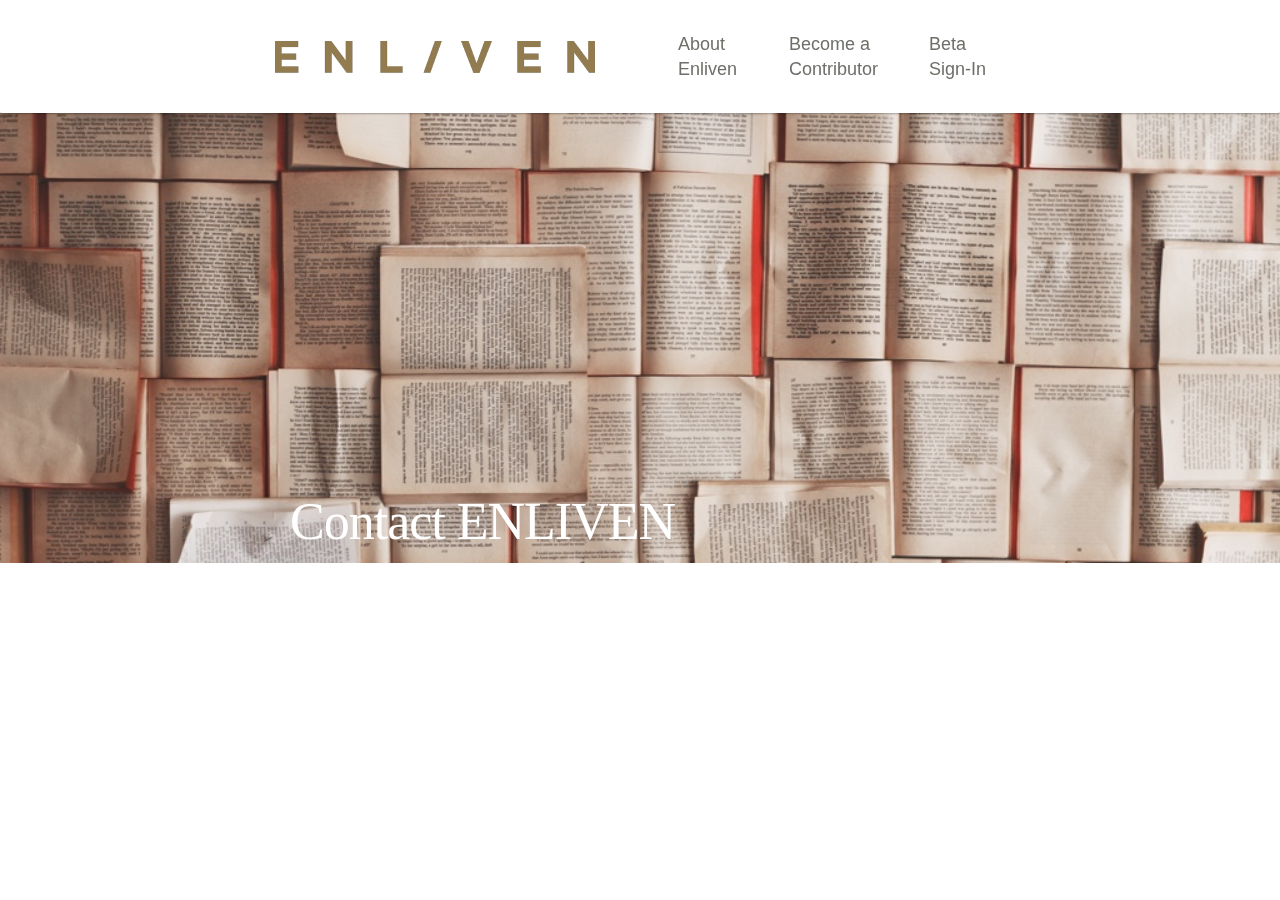
<file: contact/index.html>
<!DOCTYPE html><html lang="en" class="no-js"><head><meta charset="utf-8"><meta name="viewport" content="width=device-width,initial-scale=1"><meta http-equiv="X-UA-Compatible" content="IE=edge"><title>ENLIVEN &ndash; Contact</title><meta property="og:type" content="website"><meta property="og:url" content="http://www.enliven.co"><meta name="twitter:site" content="@Enliven"><meta property="og:site_name" content="ENLIVEN – Contact"><meta property="og:title" content="ENLIVEN – Contact"><meta property="twitter:card" content="summary"><meta property="twitter:title" content="ENLIVEN – Contact"><meta name="description" content="ENLIVEN is a personalized lifestyle “magazine” where you can follow or save your favourite topics and styles. Share and interact with your favorite lifestyle writers, photographers, and columnists that challenge and inspire you."><meta property="og:description" content="ENLIVEN is a personalized lifestyle “magazine” where you can follow or save your favourite topics and styles. Share and interact with your favorite lifestyle writers, photographers, and columnists that challenge and inspire you."><meta property="twitter:description" content="ENLIVEN is a personalized lifestyle “magazine” where you can follow or save your favourite topics and styles. Share and interact with your favorite lifestyle writers, photographers, and columnists that challenge and inspire you."><link rel="apple-touch-icon" href="/images/logo-52a3cb.png"><link rel="shortcut icon" href="/images/favicon.ico" type="image/x-icon"><meta property="og:image" content="/images/logo-52a3cb.png"><meta property="twitter:image" content="/images/logo-52a3cb.png"><meta name="apple-mobile-web-app-capable" content="yes"><meta name="HandheldFriendly" content="true"><meta name="MobileOptimized" content="width"><link href="//style.enliven.co" rel="dns-prefetch"><link href="//www.enliven.co" rel="dns-prefetch"><link href="//www.google-analytics.com" rel="dns-prefetch"><link href="//piwik.enliven.co" rel="dns-prefetch"><link href="//s3.amazonaws.com" rel="dns-prefetch"><link rel="stylesheet" href="/styles/main-9091120dfe.css"><script src="/scripts/vendor/modernizr-272916a077.js"></script></head><body class="page contact"><!--[if lt IE 10]>
  <p class="browserupgrade">You are using an <strong>outdated</strong> browser. Please <a href="http://browsehappy.com/">upgrade your browser</a> to improve your experience.</p>
<![endif]--><section id="ext_menu-0" class="mbr-navbar mbr-navbar-freeze mbr-navbar-absolute mbr-navbar-sticky mbr-navbar-auto-collapse top"><nav class="mbr-navbar-section mbr-section navbar navbar-default"><div class="mbr-section-container"><div class="mbr-navbar-container navbar-header container"><div class="mbr-navbar-column mbr-navbar-column-s mbr-navbar-brand"><span class="mbr-navbar-brand-link mbr-brand mbr-brand-inline"><span class="mbr-brand-logo"><a href="/"><img src="/images/enliven-logo.png" alt="Enliven" class="mbr-navbar-brand-img mbr-brand-img"></a></span></span></div><div class="mbr-navbar-hamburger mbr-hamburger"><span class="mbr-hamburger-line"></span></div><div class="mbr-navbar-column mbr-navbar-menu"><nav class="mbr-navbar-menu-box mbr-navbar-menu-box-inline-right"><div class="mbr-navbar-column"><ul class="mbr-navbar-items mbr-navbar-items-right float-left mbr-buttons mbr-buttons-freeze mbr-buttons-right btn-decorator mbr-buttons-active mbr-buttons-only-links nav navbar-nav navbar-right"><li class="mbr-navbar-item"><a href="/about" class="mbr-buttons-link text-black about-link">About Enliven</a></li><li class="mbr-navbar-item"><a href="/become-a-contributor" class="mbr-buttons-link text-black become-link"><span class="text-nowrap">Become a</span> Contributor</a></li><li class="mbr-navbar-item"><a href="/contributor-faq" class="mbr-buttons-link text-black hidden-md hidden-lg">Contributor FAQ</a></li><li class="mbr-navbar-item"><a href="/contributor-application-form" class="mbr-buttons-link text-black hidden-md hidden-lg">Contributor Application Form</a></li><li class="mbr-navbar-item"><a href="/join-enliven" class="mbr-buttons-link text-black hidden-md hidden-lg">Join ENLIVEN</a></li><li class="mbr-navbar-item"><a href="//cms.enliven.co/" class="mbr-buttons-link text-black beta-link">Beta <span class="text-nowrap">Sign-In</span></a></li><li class="mbr-navbar-item"><a href="/contact" class="mbr-buttons-link text-black hidden-md hidden-lg active">Contact</a></li></ul></div></nav></div></div></div></nav></section><div class="hero become-a-contributor"><div class="container"><h1 class="title" id="contact-us">Contact ENLIVEN</h1></div></div><section class="features"><div class="container"><iframe src="https://cms.enliven.co/contact"><p>Please email us at <a href="mailto:info@enliven.co">info@enliven.co</a>.</p></div></section><footer id="section6" class="section footer"><div id="custom-html-226"><section id="social-buttons1-10" class="mbr-section mbr-section-relative mbr-section-fixed-size"><div class="mbr-section-container container"><div class="row"><div class="col-sm-9"><div class="row"><div class="mbr-social-icons"><div data-counters="false" class="mbr-social-likes social-likes_style-2"><div title="Share link on Facebook" class="mbr-social-icons-icon social-likes-icon facebook socicon-bg-facebook"><a href="https://www.facebook.com/Enlivenmagazine/" target="_blank" class="socicon socicon-facebook"></a></div><div title="Share link on Google+" class="mbr-social-icons-icon social-likes-icon plusone socicon-bg-linkedin"><i href="#" target="_blank" class="socicon socicon-linkedin"></i></div><div title="Share link on Twitter" class="mbr-social-icons-icon social-likes-icon twitter socicon-bg-twitter"><i href="#" target="_blank" class="socicon socicon-twitter"></i></div></div></div></div><div class="mbr-contacts mbr-contacts--wysiwyg row"><div><a href="/"><img src="/images/enliven-logo-footer.png" class="mbr-contacts-img mbr-contacts-img--left"></a></div></div></div><div class="col-sm-3"><ul class="mbr-contacts-list"><li><a href="/about" class="mbr-contacts-link text-gray">About Enliven</a></li><li><a href="/become-a-contributor" class="mbr-contacts-link text-gray"><span class="text-nowrap">Become a</span> Contributor</a></li><li><a href="/contact" class="mbr-contacts-link text-gray">Contact Us</a></li></ul></div></div></div></section></div></footer><footer class="mbr-section mbr-section--relative mbr-section--fixed-size"><div class="mbr-section-container container"><div class="mbr-footer mbr-footer--wysiwyg row"><div class="col-sm-12"><p class="mbr-footer-copyright text-center">Copyright &copy; 2015-2016 Nliven Technology AB.</p><p class="mbr-footer-copyright text-center"><small>Use of this website is subject to ENLIVEN's <a href="/terms-conditions">Terms &amp; Conditions</a> and <a href="/privacy-security">Privacy &amp; Security Policy</a>.</small></p></div></div></div></footer><!-- Google Analytics --><script>(function(b, o, i, l, e, r) {
    b.GoogleAnalyticsObject = l;
    b[l] || (b[l] =
      function() {
        (b[l].q = b[l].q || []).push(arguments)
      });
    b[l].l = +new Date;
    e = o.createElement(i);
    r = o.getElementsByTagName(i)[0];
    e.src = '//www.google-analytics.com/analytics.js';
    r.parentNode.insertBefore(e, r)
  }(window, document, 'script', 'ga'));
  ga('create', 'UA-72026616-1');
  ga('send', 'pageview');</script><!-- End Google Analytics Code --><!-- Piwik --><script type="text/javascript">var _paq = _paq || [];
  _paq.push(["setDomains", ["*.www.enliven.co"]]);
  _paq.push(['trackPageView']);
  _paq.push(['enableLinkTracking']);
  (function() {
    var u="//piwik.enliven.co/";
    _paq.push(['setTrackerUrl', u+'piwik.php']);
    _paq.push(['setSiteId', 1]);
    var d=document, g=d.createElement('script'), s=d.getElementsByTagName('script')[0];
    g.type='text/javascript'; g.async=true; g.defer=true; g.src=u+'piwik.js'; s.parentNode.insertBefore(g,s);
  })();</script><noscript><p><img src="//piwik.enliven.co/piwik.php?idsite=1" style="border:0" alt=""></p></noscript><!-- End Piwik Code --><script src="/scripts/vendor-7293216220.js"></script><script src="/scripts/plugins-2d089c7f19.js"></script><script src="/scripts/main-fd9a4d6c97.js"></script></body></html>
</file>
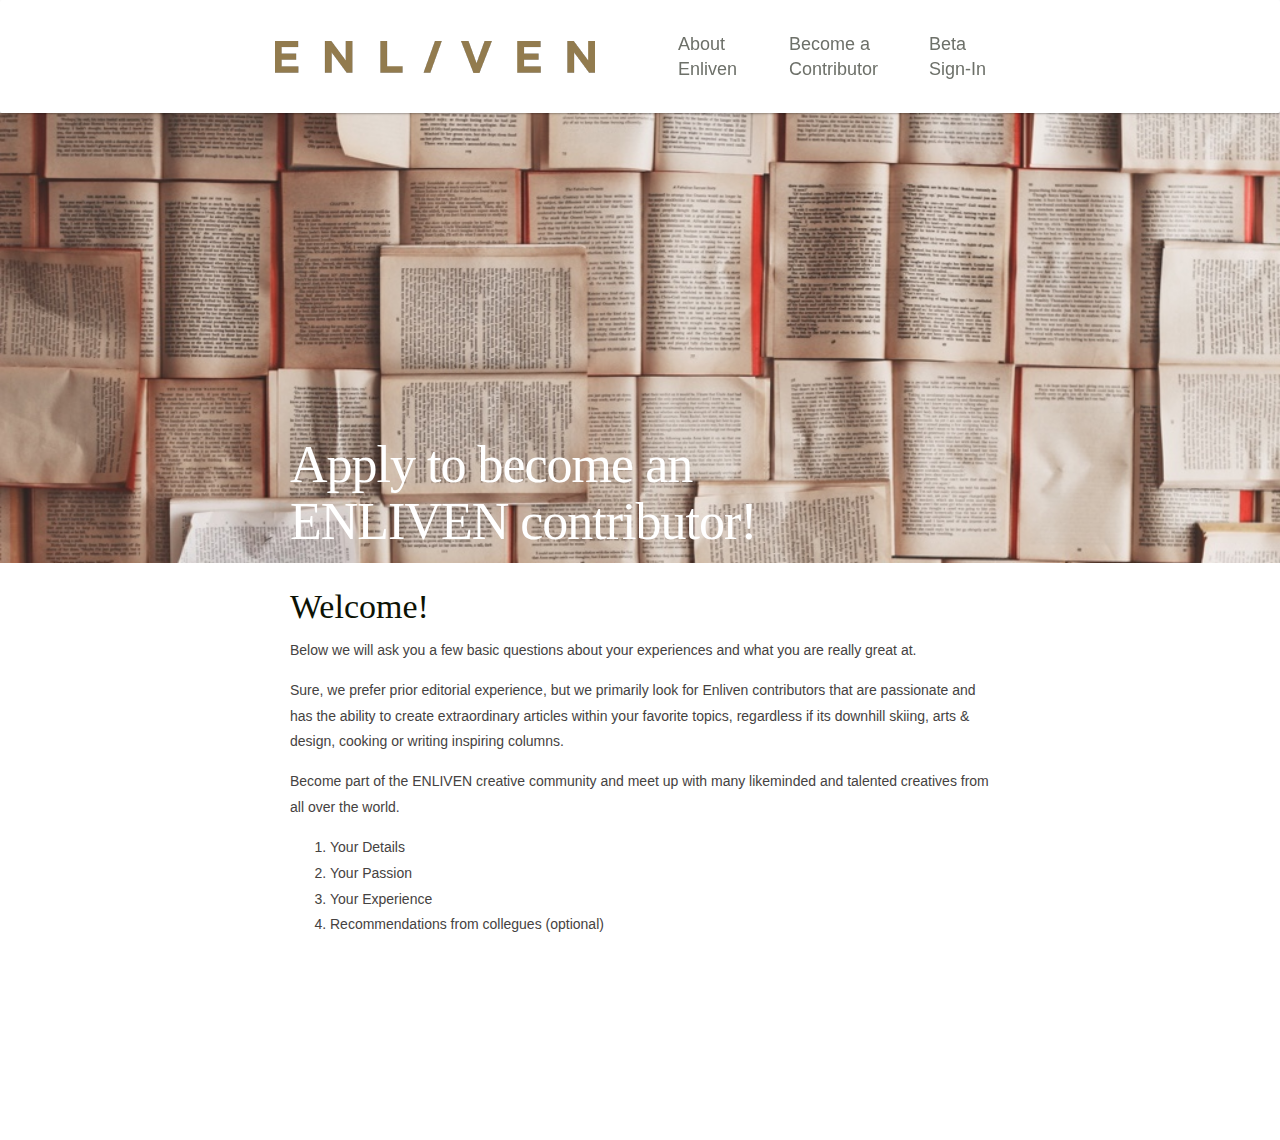
<file: contributor-application-form/index.html>
<!DOCTYPE html><html lang="en" class="no-js"><head><meta charset="utf-8"><meta name="viewport" content="width=device-width,initial-scale=1"><meta http-equiv="X-UA-Compatible" content="IE=edge"><title>ENLIVEN &ndash; Contributor Application Form</title><meta property="og:type" content="website"><meta property="og:url" content="http://www.enliven.co"><meta name="twitter:site" content="@Enliven"><meta property="og:site_name" content="ENLIVEN – Contributor Application Form"><meta property="og:title" content="ENLIVEN – Contributor Application Form"><meta property="twitter:card" content="summary"><meta property="twitter:title" content="ENLIVEN – Contributor Application Form"><meta name="description" content="ENLIVEN is a personalized lifestyle “magazine” where you can follow or save your favourite topics and styles. Share and interact with your favorite lifestyle writers, photographers, and columnists that challenge and inspire you."><meta property="og:description" content="ENLIVEN is a personalized lifestyle “magazine” where you can follow or save your favourite topics and styles. Share and interact with your favorite lifestyle writers, photographers, and columnists that challenge and inspire you."><meta property="twitter:description" content="ENLIVEN is a personalized lifestyle “magazine” where you can follow or save your favourite topics and styles. Share and interact with your favorite lifestyle writers, photographers, and columnists that challenge and inspire you."><link rel="apple-touch-icon" href="/images/logo-52a3cb.png"><link rel="shortcut icon" href="/images/favicon.ico" type="image/x-icon"><meta property="og:image" content="/images/logo-52a3cb.png"><meta property="twitter:image" content="/images/logo-52a3cb.png"><meta name="apple-mobile-web-app-capable" content="yes"><meta name="HandheldFriendly" content="true"><meta name="MobileOptimized" content="width"><link href="//style.enliven.co" rel="dns-prefetch"><link href="//www.enliven.co" rel="dns-prefetch"><link href="//www.google-analytics.com" rel="dns-prefetch"><link href="//piwik.enliven.co" rel="dns-prefetch"><link href="//s3.amazonaws.com" rel="dns-prefetch"><link rel="stylesheet" href="/styles/main-9091120dfe.css"><script src="/scripts/vendor/modernizr-272916a077.js"></script></head><body class="page contributor-application-form"><!--[if lt IE 10]>
  <p class="browserupgrade">You are using an <strong>outdated</strong> browser. Please <a href="http://browsehappy.com/">upgrade your browser</a> to improve your experience.</p>
<![endif]--><section id="ext_menu-0" class="mbr-navbar mbr-navbar-freeze mbr-navbar-absolute mbr-navbar-sticky mbr-navbar-auto-collapse top"><nav class="mbr-navbar-section mbr-section navbar navbar-default"><div class="mbr-section-container"><div class="mbr-navbar-container navbar-header container"><div class="mbr-navbar-column mbr-navbar-column-s mbr-navbar-brand"><span class="mbr-navbar-brand-link mbr-brand mbr-brand-inline"><span class="mbr-brand-logo"><a href="/"><img src="/images/enliven-logo.png" alt="Enliven" class="mbr-navbar-brand-img mbr-brand-img"></a></span></span></div><div class="mbr-navbar-hamburger mbr-hamburger"><span class="mbr-hamburger-line"></span></div><div class="mbr-navbar-column mbr-navbar-menu"><nav class="mbr-navbar-menu-box mbr-navbar-menu-box-inline-right"><div class="mbr-navbar-column"><ul class="mbr-navbar-items mbr-navbar-items-right float-left mbr-buttons mbr-buttons-freeze mbr-buttons-right btn-decorator mbr-buttons-active mbr-buttons-only-links nav navbar-nav navbar-right"><li class="mbr-navbar-item"><a href="/about" class="mbr-buttons-link text-black about-link">About Enliven</a></li><li class="mbr-navbar-item"><a href="/become-a-contributor" class="mbr-buttons-link text-black become-link"><span class="text-nowrap">Become a</span> Contributor</a></li><li class="mbr-navbar-item"><a href="/contributor-faq" class="mbr-buttons-link text-black hidden-md hidden-lg">Contributor FAQ</a></li><li class="mbr-navbar-item"><a href="/contributor-application-form" class="mbr-buttons-link text-black hidden-md hidden-lg active">Contributor Application Form</a></li><li class="mbr-navbar-item"><a href="/join-enliven" class="mbr-buttons-link text-black hidden-md hidden-lg">Join ENLIVEN</a></li><li class="mbr-navbar-item"><a href="//cms.enliven.co/" class="mbr-buttons-link text-black beta-link">Beta <span class="text-nowrap">Sign-In</span></a></li><li class="mbr-navbar-item"><a href="/contact" class="mbr-buttons-link text-black hidden-md hidden-lg">Contact</a></li></ul></div></nav></div></div></div></nav></section><div class="hero contributor-application-form"><div class="container"><h2 class="title" id="want-to-become-an-enliven-contributor">Apply to become an<br>ENLIVEN contributor!</h2></div></div><section class="features"><div class="container"><h3>Welcome!</h3><p>Below we will ask you a few basic questions about your experiences and what you are really great at.</p><p>Sure, we prefer prior editorial experience, but we primarily look for Enliven contributors that are passionate and has the ability to create extraordinary articles within your favorite topics, regardless if its downhill skiing, arts & design, cooking or writing inspiring columns.</p><p>Become part of the ENLIVEN creative community and meet up with many likeminded and talented creatives from all over the world.</p><ol><li>Your Details</li><li>Your Passion</li><li>Your Experience</li><li>Recommendations from collegues (optional)</li></ol><iframe src="https://cms.enliven.co/contributor/register"><p class="small">By signing up to create an account, you agree to accept Enliven’s <a href="/terms-conditions">Terms of Use</a> and <a href="/privacy-security">Privacy Policy</a>.</p></div></section><footer id="section6" class="section footer"><div id="custom-html-226"><section id="social-buttons1-10" class="mbr-section mbr-section-relative mbr-section-fixed-size"><div class="mbr-section-container container"><div class="row"><div class="col-sm-9"><div class="row"><div class="mbr-social-icons"><div data-counters="false" class="mbr-social-likes social-likes_style-2"><div title="Share link on Facebook" class="mbr-social-icons-icon social-likes-icon facebook socicon-bg-facebook"><a href="https://www.facebook.com/Enlivenmagazine/" target="_blank" class="socicon socicon-facebook"></a></div><div title="Share link on Google+" class="mbr-social-icons-icon social-likes-icon plusone socicon-bg-linkedin"><i href="#" target="_blank" class="socicon socicon-linkedin"></i></div><div title="Share link on Twitter" class="mbr-social-icons-icon social-likes-icon twitter socicon-bg-twitter"><i href="#" target="_blank" class="socicon socicon-twitter"></i></div></div></div></div><div class="mbr-contacts mbr-contacts--wysiwyg row"><div><a href="/"><img src="/images/enliven-logo-footer.png" class="mbr-contacts-img mbr-contacts-img--left"></a></div></div></div><div class="col-sm-3"><ul class="mbr-contacts-list"><li><a href="/about" class="mbr-contacts-link text-gray">About Enliven</a></li><li><a href="/become-a-contributor" class="mbr-contacts-link text-gray"><span class="text-nowrap">Become a</span> Contributor</a></li><li><a href="/contact" class="mbr-contacts-link text-gray">Contact Us</a></li></ul></div></div></div></section></div></footer><footer class="mbr-section mbr-section--relative mbr-section--fixed-size"><div class="mbr-section-container container"><div class="mbr-footer mbr-footer--wysiwyg row"><div class="col-sm-12"><p class="mbr-footer-copyright text-center">Copyright &copy; 2015-2016 Nliven Technology AB.</p><p class="mbr-footer-copyright text-center"><small>Use of this website is subject to ENLIVEN's <a href="/terms-conditions">Terms &amp; Conditions</a> and <a href="/privacy-security">Privacy &amp; Security Policy</a>.</small></p></div></div></div></footer><!-- Google Analytics --><script>(function(b, o, i, l, e, r) {
    b.GoogleAnalyticsObject = l;
    b[l] || (b[l] =
      function() {
        (b[l].q = b[l].q || []).push(arguments)
      });
    b[l].l = +new Date;
    e = o.createElement(i);
    r = o.getElementsByTagName(i)[0];
    e.src = '//www.google-analytics.com/analytics.js';
    r.parentNode.insertBefore(e, r)
  }(window, document, 'script', 'ga'));
  ga('create', 'UA-72026616-1');
  ga('send', 'pageview');</script><!-- End Google Analytics Code --><!-- Piwik --><script type="text/javascript">var _paq = _paq || [];
  _paq.push(["setDomains", ["*.www.enliven.co"]]);
  _paq.push(['trackPageView']);
  _paq.push(['enableLinkTracking']);
  (function() {
    var u="//piwik.enliven.co/";
    _paq.push(['setTrackerUrl', u+'piwik.php']);
    _paq.push(['setSiteId', 1]);
    var d=document, g=d.createElement('script'), s=d.getElementsByTagName('script')[0];
    g.type='text/javascript'; g.async=true; g.defer=true; g.src=u+'piwik.js'; s.parentNode.insertBefore(g,s);
  })();</script><noscript><p><img src="//piwik.enliven.co/piwik.php?idsite=1" style="border:0" alt=""></p></noscript><!-- End Piwik Code --><script src="/scripts/vendor-7293216220.js"></script><script src="/scripts/plugins-2d089c7f19.js"></script><script src="/scripts/main-fd9a4d6c97.js"></script></body></html>
</file>
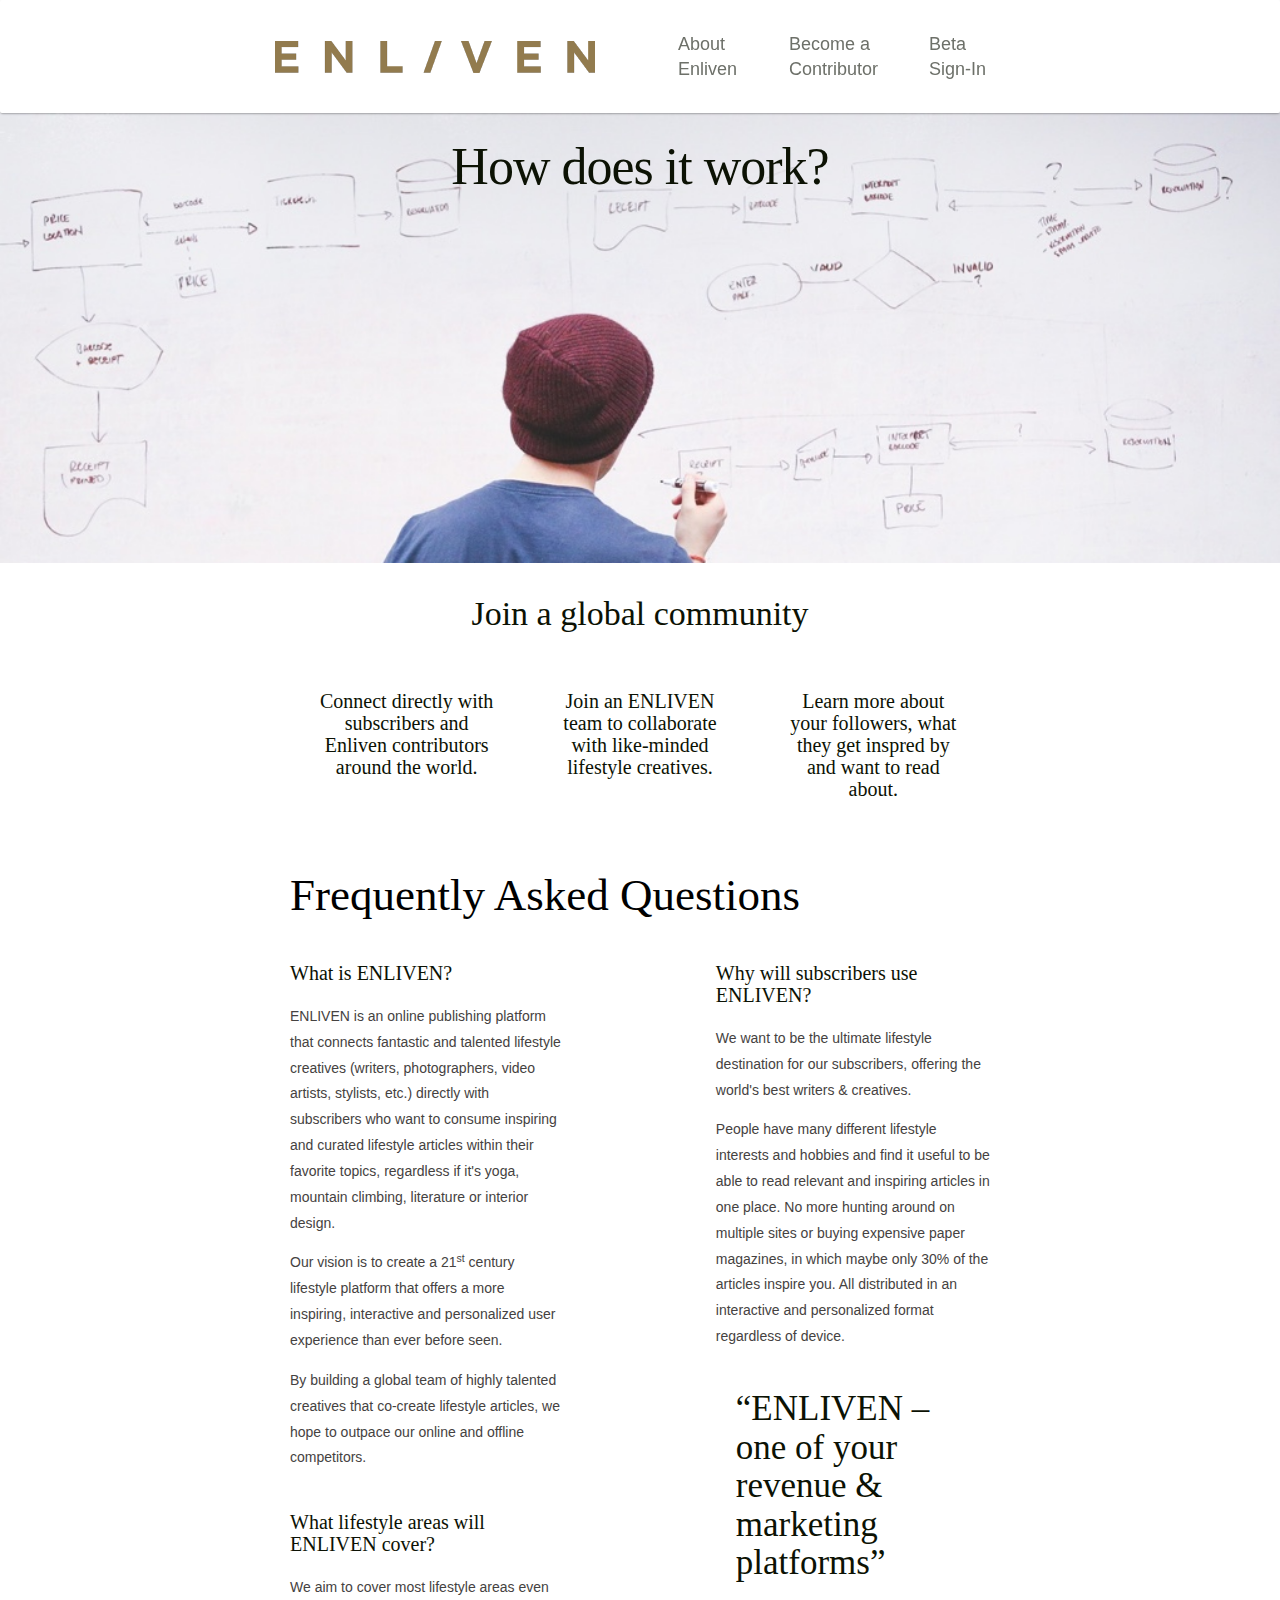
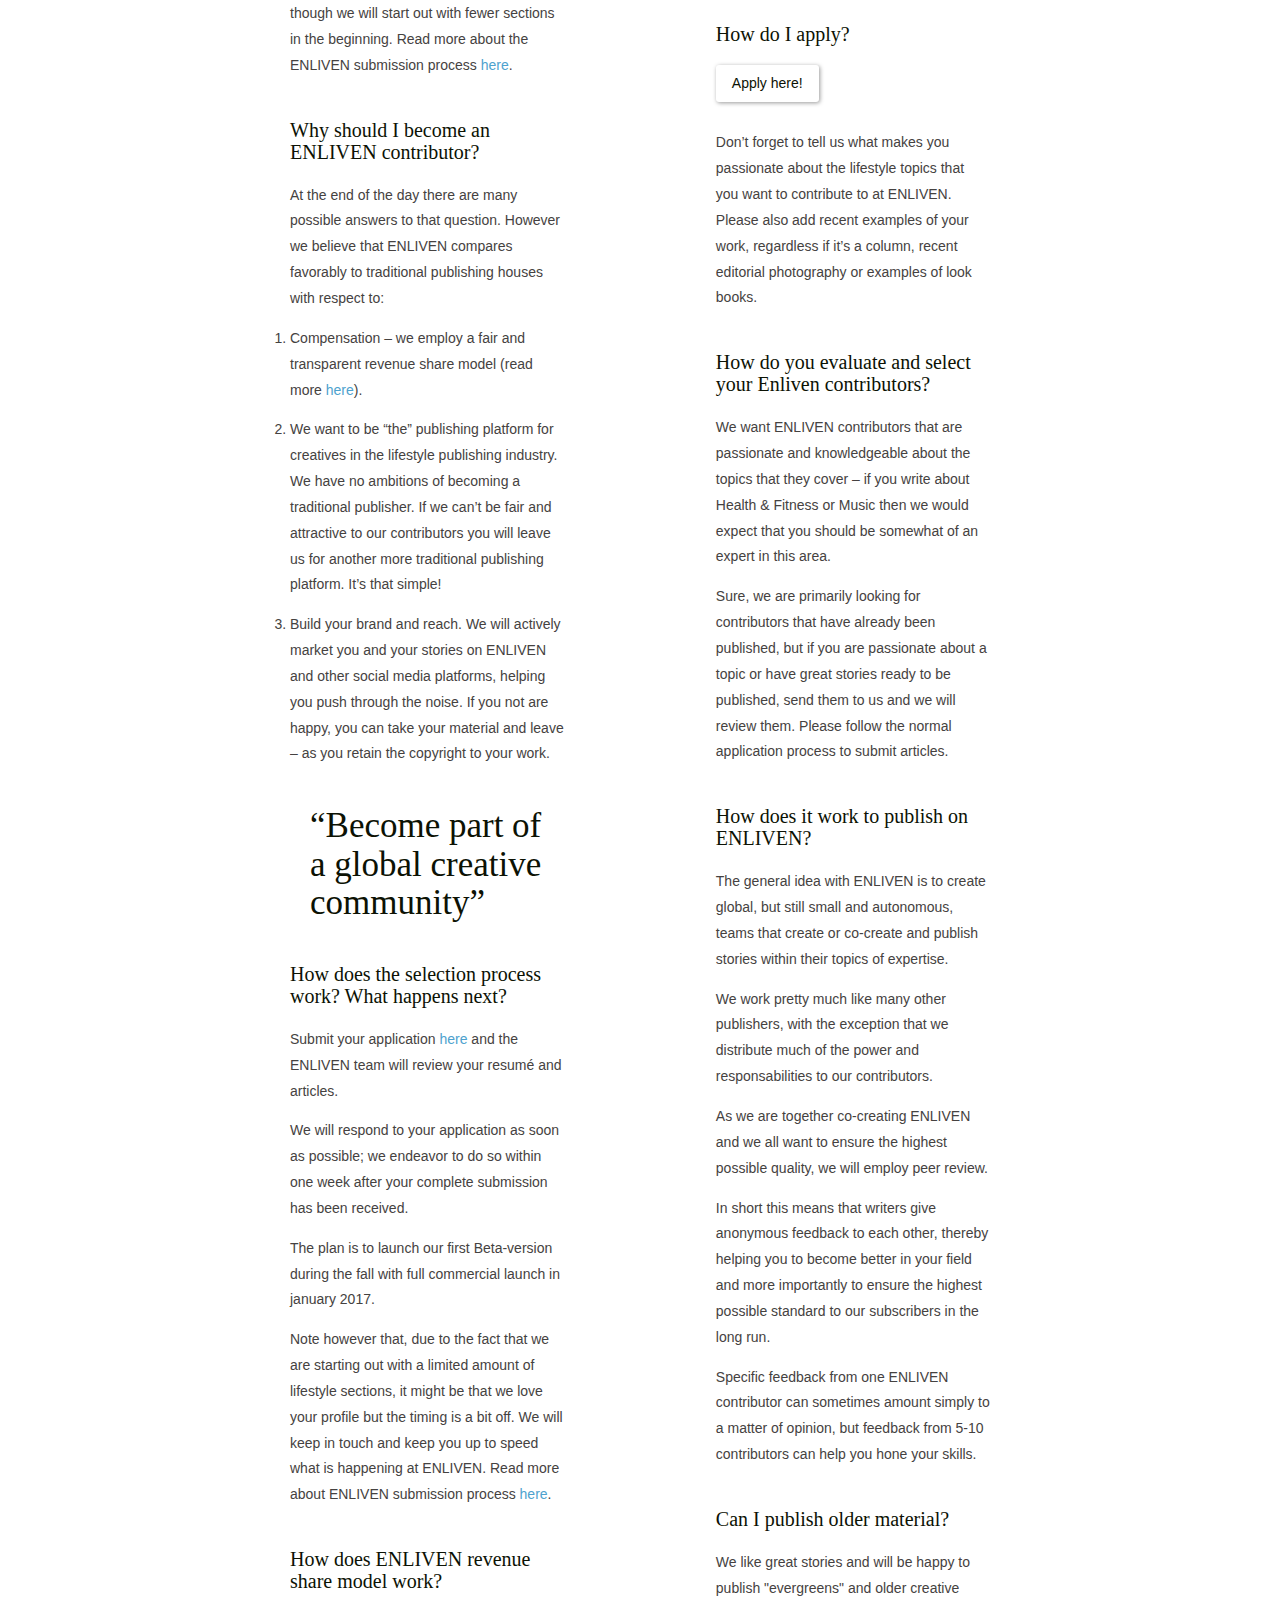
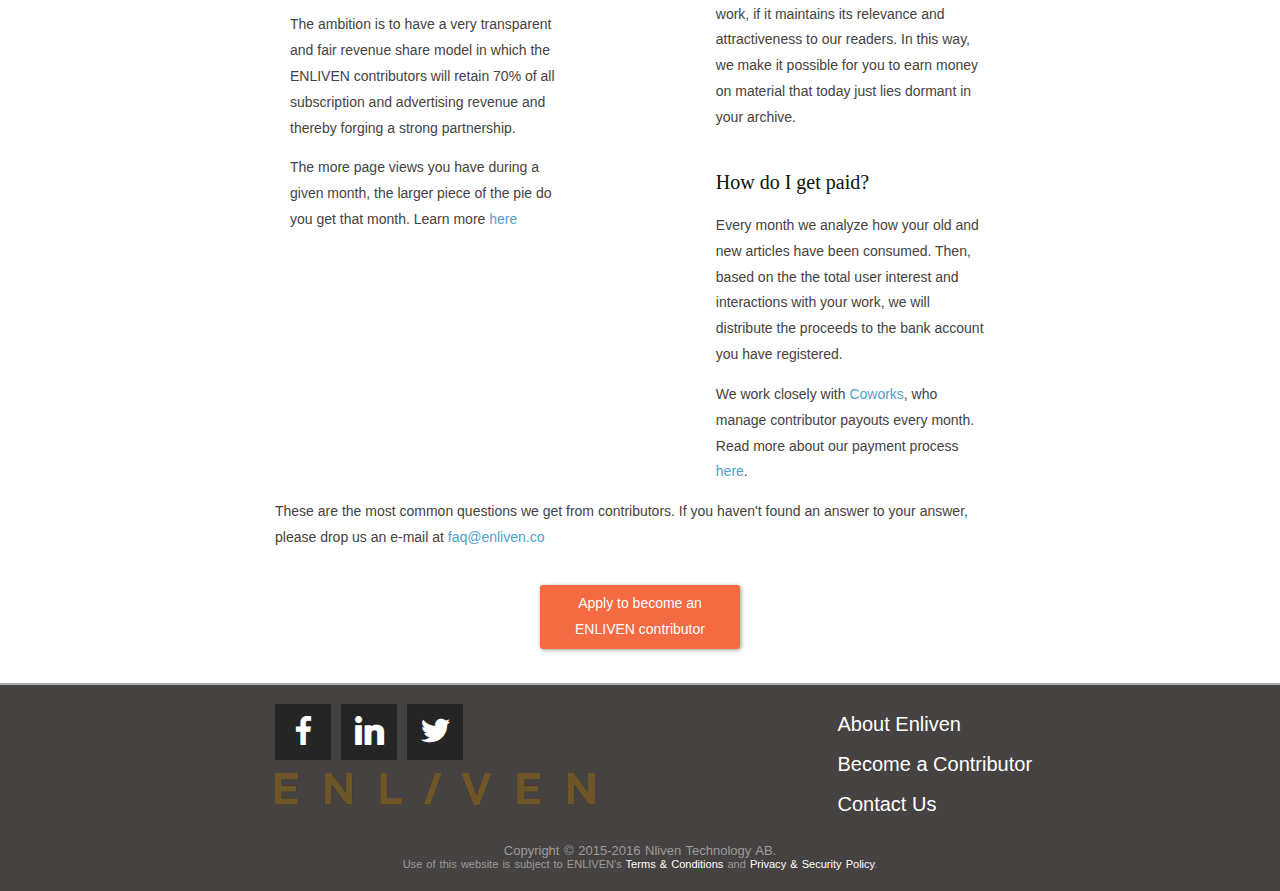
<file: contributor-faq/index.html>
<!DOCTYPE html><html lang="en" class="no-js"><head><meta charset="utf-8"><meta name="viewport" content="width=device-width,initial-scale=1"><meta http-equiv="X-UA-Compatible" content="IE=edge"><title>ENLIVEN &ndash; Contributor FAQ</title><meta property="og:type" content="website"><meta property="og:url" content="http://www.enliven.co"><meta name="twitter:site" content="@Enliven"><meta property="og:site_name" content="ENLIVEN – Contributor FAQ"><meta property="og:title" content="ENLIVEN – Contributor FAQ"><meta property="twitter:card" content="summary"><meta property="twitter:title" content="ENLIVEN – Contributor FAQ"><meta name="description" content="ENLIVEN is a personalized lifestyle “magazine” where you can follow or save your favourite topics and styles. Share and interact with your favorite lifestyle writers, photographers, and columnists that challenge and inspire you."><meta property="og:description" content="ENLIVEN is a personalized lifestyle “magazine” where you can follow or save your favourite topics and styles. Share and interact with your favorite lifestyle writers, photographers, and columnists that challenge and inspire you."><meta property="twitter:description" content="ENLIVEN is a personalized lifestyle “magazine” where you can follow or save your favourite topics and styles. Share and interact with your favorite lifestyle writers, photographers, and columnists that challenge and inspire you."><link rel="apple-touch-icon" href="/images/logo-52a3cb.png"><link rel="shortcut icon" href="/images/favicon.ico" type="image/x-icon"><meta property="og:image" content="/images/logo-52a3cb.png"><meta property="twitter:image" content="/images/logo-52a3cb.png"><meta name="apple-mobile-web-app-capable" content="yes"><meta name="HandheldFriendly" content="true"><meta name="MobileOptimized" content="width"><link href="//style.enliven.co" rel="dns-prefetch"><link href="//www.enliven.co" rel="dns-prefetch"><link href="//www.google-analytics.com" rel="dns-prefetch"><link href="//piwik.enliven.co" rel="dns-prefetch"><link href="//s3.amazonaws.com" rel="dns-prefetch"><link rel="stylesheet" href="/styles/main-9091120dfe.css"><script src="/scripts/vendor/modernizr-272916a077.js"></script></head><body class="page contributor-faq"><!--[if lt IE 10]>
  <p class="browserupgrade">You are using an <strong>outdated</strong> browser. Please <a href="http://browsehappy.com/">upgrade your browser</a> to improve your experience.</p>
<![endif]--><section id="ext_menu-0" class="mbr-navbar mbr-navbar-freeze mbr-navbar-absolute mbr-navbar-sticky mbr-navbar-auto-collapse top"><nav class="mbr-navbar-section mbr-section navbar navbar-default"><div class="mbr-section-container"><div class="mbr-navbar-container navbar-header container"><div class="mbr-navbar-column mbr-navbar-column-s mbr-navbar-brand"><span class="mbr-navbar-brand-link mbr-brand mbr-brand-inline"><span class="mbr-brand-logo"><a href="/"><img src="/images/enliven-logo.png" alt="Enliven" class="mbr-navbar-brand-img mbr-brand-img"></a></span></span></div><div class="mbr-navbar-hamburger mbr-hamburger"><span class="mbr-hamburger-line"></span></div><div class="mbr-navbar-column mbr-navbar-menu"><nav class="mbr-navbar-menu-box mbr-navbar-menu-box-inline-right"><div class="mbr-navbar-column"><ul class="mbr-navbar-items mbr-navbar-items-right float-left mbr-buttons mbr-buttons-freeze mbr-buttons-right btn-decorator mbr-buttons-active mbr-buttons-only-links nav navbar-nav navbar-right"><li class="mbr-navbar-item"><a href="/about" class="mbr-buttons-link text-black about-link">About Enliven</a></li><li class="mbr-navbar-item"><a href="/become-a-contributor" class="mbr-buttons-link text-black become-link"><span class="text-nowrap">Become a</span> Contributor</a></li><li class="mbr-navbar-item"><a href="/contributor-faq" class="mbr-buttons-link text-black hidden-md hidden-lg active">Contributor FAQ</a></li><li class="mbr-navbar-item"><a href="/contributor-application-form" class="mbr-buttons-link text-black hidden-md hidden-lg">Contributor Application Form</a></li><li class="mbr-navbar-item"><a href="/join-enliven" class="mbr-buttons-link text-black hidden-md hidden-lg">Join ENLIVEN</a></li><li class="mbr-navbar-item"><a href="//cms.enliven.co/" class="mbr-buttons-link text-black beta-link">Beta <span class="text-nowrap">Sign-In</span></a></li><li class="mbr-navbar-item"><a href="/contact" class="mbr-buttons-link text-black hidden-md hidden-lg">Contact</a></li></ul></div></nav></div></div></div></nav></section><div class="hero contributor-faq"><div class="container"><h1 class="title text-center" id="how-does-it-work">How does it work?</h1></div></div><section class="features2"><div class="container"><h1 id="join-a-global-community" class="text-center">Join a global community</h1><div class="row responsive-table"><div class="col-md-4 text-center table-cell"><div class="align-top"><h4>Connect directly with subscribers and Enliven contributors around the world.</h4></div></div><div class="col-md-4 text-center table-cell"><div class="align-top"><h4>Join an ENLIVEN team to collaborate with like-minded lifestyle creatives.</h4></div></div><div class="col-md-4 text-center table-cell"><div class="align-top"><h4>Learn more about your followers, what they get inspred by and want to read about.</h4></div></div></div></div></section><section class="faq"><div class="container"><h2 id="frequently-asked-questions">Frequently Asked Questions</h2><div class="row"><!-- col 1 --><div class="col-md-5"><h4 id="what-is-enliven">What is ENLIVEN?</h4><p>ENLIVEN is an online publishing platform that connects fantastic and talented lifestyle creatives (writers, photographers, video artists, stylists, etc.) directly with subscribers who want to consume inspiring and curated lifestyle articles within their favorite topics, regardless if it's yoga, mountain climbing, literature or interior design.</p><p>Our vision is to create a 21<sup>st</sup> century lifestyle platform that offers a more inspiring, interactive and personalized user experience than ever before seen.</p><p>By building a global team of highly talented creatives that co-create lifestyle articles, we hope to outpace our online and offline competitors.</p><h4 id="what-lifestyle-areas-will-enliven-cover">What lifestyle areas will ENLIVEN cover?</h4><p>We aim to cover most lifestyle areas even though we will start out with fewer sections in the beginning. Read more about the ENLIVEN submission process <a href="/submission-guidelines">here</a>.</p><h4 id="why-should-i-become-an-enliven-contributor">Why should I become an ENLIVEN contributor?</h4><p>At the end of the day there are many possible answers to that question. However we believe that ENLIVEN compares favorably to traditional publishing houses with respect to:</p><ol style="list-style-type: decimal"><li><p>Compensation – we employ a fair and transparent revenue share model (read more <a href="/revenue-share-model">here</a>).</p></li><li><p>We want to be “the” publishing platform for creatives in the lifestyle publishing industry. We have no ambitions of becoming a traditional publisher. If we can’t be fair and attractive to our contributors you will leave us for another more traditional publishing platform. It’s that simple!</p></li><li><p>Build your brand and reach. We will actively market you and your stories on ENLIVEN and other social media platforms, helping you push through the noise. If you not are happy, you can take your material and leave – as you retain the copyright to your work.</p></li></ol><blockquote>&ldquo;Become part of a global creative community&rdquo;</blockquote><h4 id="how-does-the-selection-process-work-and-happens-next">How does the selection process work? What happens next?</h4><p>Submit your application <a href="/contributor-application-form">here</a> and the ENLIVEN team will review your resumé and articles.</p><p>We will respond to your application as soon as possible; we endeavor to do so within one week after your complete submission has been received.</p><p>The plan is to launch our first Beta-version during the fall with full commercial launch in january 2017.</p><p>Note however that, due to the fact that we are starting out with a limited amount of lifestyle sections, it might be that we love your profile but the timing is a bit off. We will keep in touch and keep you up to speed what is happening at ENLIVEN. Read more about ENLIVEN submission process <a href="/submission-guidelines">here</a>.</p><h4 id="how-does-enliven-revenue-share-model-work">How does ENLIVEN revenue share model work?</h4><p>The ambition is to have a very transparent and fair revenue share model in which the ENLIVEN contributors will retain 70% of all subscription and advertising revenue and thereby forging a strong partnership.</p><p>The more page views you have during a given month, the larger piece of the pie do you get that month. Learn more <a href="/submission-guidelines">here</a></p></div><!-- end col 1 --><!-- col 2 --><div class="col-md-2"></div><!-- end col 2 --><!-- col 3 --><div class="col-md-5"><h4 id="why-will-subscribers-use-enliven">Why will subscribers use ENLIVEN?</h4><p>We want to be the ultimate lifestyle destination for our subscribers, offering the world's best writers &amp; creatives.</p><p>People have many different lifestyle interests and hobbies and find it useful to be able to read relevant and inspiring articles in one place. No more hunting around on multiple sites or buying expensive paper magazines, in which maybe only 30% of the articles inspire you. All distributed in an interactive and personalized format regardless of device.</p><blockquote>&ldquo;ENLIVEN – one of your revenue &amp marketing platforms&rdquo;</blockquote><h4 id="how-do-i-apply">How do I apply?</h4><p><a class="btn btn-default" href="/contributor-application-form">Apply here!</a></p><p>Don’t forget to tell us what makes you passionate about the lifestyle topics that you want to contribute to at ENLIVEN. Please also add recent examples of your work, regardless if it’s a column, recent editorial photography or examples of look books.</p><h4 id="how-do-you-evaluate-and-select-your-enliven-contributors">How do you evaluate and select your Enliven contributors?</h4><p>We want ENLIVEN contributors that are passionate and knowledgeable about the topics that they cover – if you write about Health &amp; Fitness or Music then we would expect that you should be somewhat of an expert in this area.</p><p>Sure, we are primarily looking for contributors that have already been published, but if you are passionate about a topic or have great stories ready to be published, send them to us and we will review them. Please follow the normal application process to submit articles.</p><h4 id="how-does-it-work-to-publish-on-enliven">How does it work to publish on ENLIVEN?</h4><p>The general idea with ENLIVEN is to create global, but still small and autonomous, teams that create or co-create and publish stories within their topics of expertise.</p><p>We work pretty much like many other publishers, with the exception that we distribute much of the power and responsabilities to our contributors.</p><p>As we are together co-creating ENLIVEN and we all want to ensure the highest possible quality, we will employ peer review.</p><p>In short this means that writers give anonymous feedback to each other, thereby helping you to become better in your field and more importantly to ensure the highest possible standard to our subscribers in the long run.</p><p>Specific feedback from one ENLIVEN contributor can sometimes amount simply to a matter of opinion, but feedback from 5-10 contributors can help you hone your skills.</p><h4 id="can-i-publish-older-material">Can I publish older material?</h4><p>We like great stories and will be happy to publish "evergreens" and older creative work, if it maintains its relevance and attractiveness to our readers. In this way, we make it possible for you to earn money on material that today just lies dormant in your archive.</p><h4 id="how-do-i-get-paid">How do I get paid?</h4><p>Every month we analyze how your old and new articles have been consumed. Then, based on the the total user interest and interactions with your work, we will distribute the proceeds to the bank account you have registered.</p><p>We work closely with <a href="https://coworks.com/" target="_blank">Coworks</a>, who manage contributor payouts every month. Read more about our payment process <a href="/revenue-share-model">here</a>.</p></div><p id="below">These are the most common questions we get from contributors. If you haven't found an answer to your answer, please drop us an e-mail at <a href="mailto:faq@enliven.co">faq@enliven.co</a></p></div><!-- end col 2 --></div></section><section class="newt"><div class="container"><div class="text-center cta"><a class="btn btn-warning" href="/contributor-application-form"><span class="text-nowrap">Apply to become an</span> <span class="text-nowrap">ENLIVEN contributor</span></a></div></div></section><footer id="section6" class="section footer"><div id="custom-html-226"><section id="social-buttons1-10" class="mbr-section mbr-section-relative mbr-section-fixed-size"><div class="mbr-section-container container"><div class="row"><div class="col-sm-9"><div class="row"><div class="mbr-social-icons"><div data-counters="false" class="mbr-social-likes social-likes_style-2"><div title="Share link on Facebook" class="mbr-social-icons-icon social-likes-icon facebook socicon-bg-facebook"><a href="https://www.facebook.com/Enlivenmagazine/" target="_blank" class="socicon socicon-facebook"></a></div><div title="Share link on Google+" class="mbr-social-icons-icon social-likes-icon plusone socicon-bg-linkedin"><i href="#" target="_blank" class="socicon socicon-linkedin"></i></div><div title="Share link on Twitter" class="mbr-social-icons-icon social-likes-icon twitter socicon-bg-twitter"><i href="#" target="_blank" class="socicon socicon-twitter"></i></div></div></div></div><div class="mbr-contacts mbr-contacts--wysiwyg row"><div><a href="/"><img src="/images/enliven-logo-footer.png" class="mbr-contacts-img mbr-contacts-img--left"></a></div></div></div><div class="col-sm-3"><ul class="mbr-contacts-list"><li><a href="/about" class="mbr-contacts-link text-gray">About Enliven</a></li><li><a href="/become-a-contributor" class="mbr-contacts-link text-gray"><span class="text-nowrap">Become a</span> Contributor</a></li><li><a href="/contact" class="mbr-contacts-link text-gray">Contact Us</a></li></ul></div></div></div></section></div></footer><footer class="mbr-section mbr-section--relative mbr-section--fixed-size"><div class="mbr-section-container container"><div class="mbr-footer mbr-footer--wysiwyg row"><div class="col-sm-12"><p class="mbr-footer-copyright text-center">Copyright &copy; 2015-2016 Nliven Technology AB.</p><p class="mbr-footer-copyright text-center"><small>Use of this website is subject to ENLIVEN's <a href="/terms-conditions">Terms &amp; Conditions</a> and <a href="/privacy-security">Privacy &amp; Security Policy</a>.</small></p></div></div></div></footer><!-- Google Analytics --><script>(function(b, o, i, l, e, r) {
    b.GoogleAnalyticsObject = l;
    b[l] || (b[l] =
      function() {
        (b[l].q = b[l].q || []).push(arguments)
      });
    b[l].l = +new Date;
    e = o.createElement(i);
    r = o.getElementsByTagName(i)[0];
    e.src = '//www.google-analytics.com/analytics.js';
    r.parentNode.insertBefore(e, r)
  }(window, document, 'script', 'ga'));
  ga('create', 'UA-72026616-1');
  ga('send', 'pageview');</script><!-- End Google Analytics Code --><!-- Piwik --><script type="text/javascript">var _paq = _paq || [];
  _paq.push(["setDomains", ["*.www.enliven.co"]]);
  _paq.push(['trackPageView']);
  _paq.push(['enableLinkTracking']);
  (function() {
    var u="//piwik.enliven.co/";
    _paq.push(['setTrackerUrl', u+'piwik.php']);
    _paq.push(['setSiteId', 1]);
    var d=document, g=d.createElement('script'), s=d.getElementsByTagName('script')[0];
    g.type='text/javascript'; g.async=true; g.defer=true; g.src=u+'piwik.js'; s.parentNode.insertBefore(g,s);
  })();</script><noscript><p><img src="//piwik.enliven.co/piwik.php?idsite=1" style="border:0" alt=""></p></noscript><!-- End Piwik Code --><script src="/scripts/vendor-7293216220.js"></script><script src="/scripts/plugins-2d089c7f19.js"></script><script src="/scripts/main-fd9a4d6c97.js"></script></body></html>
</file>
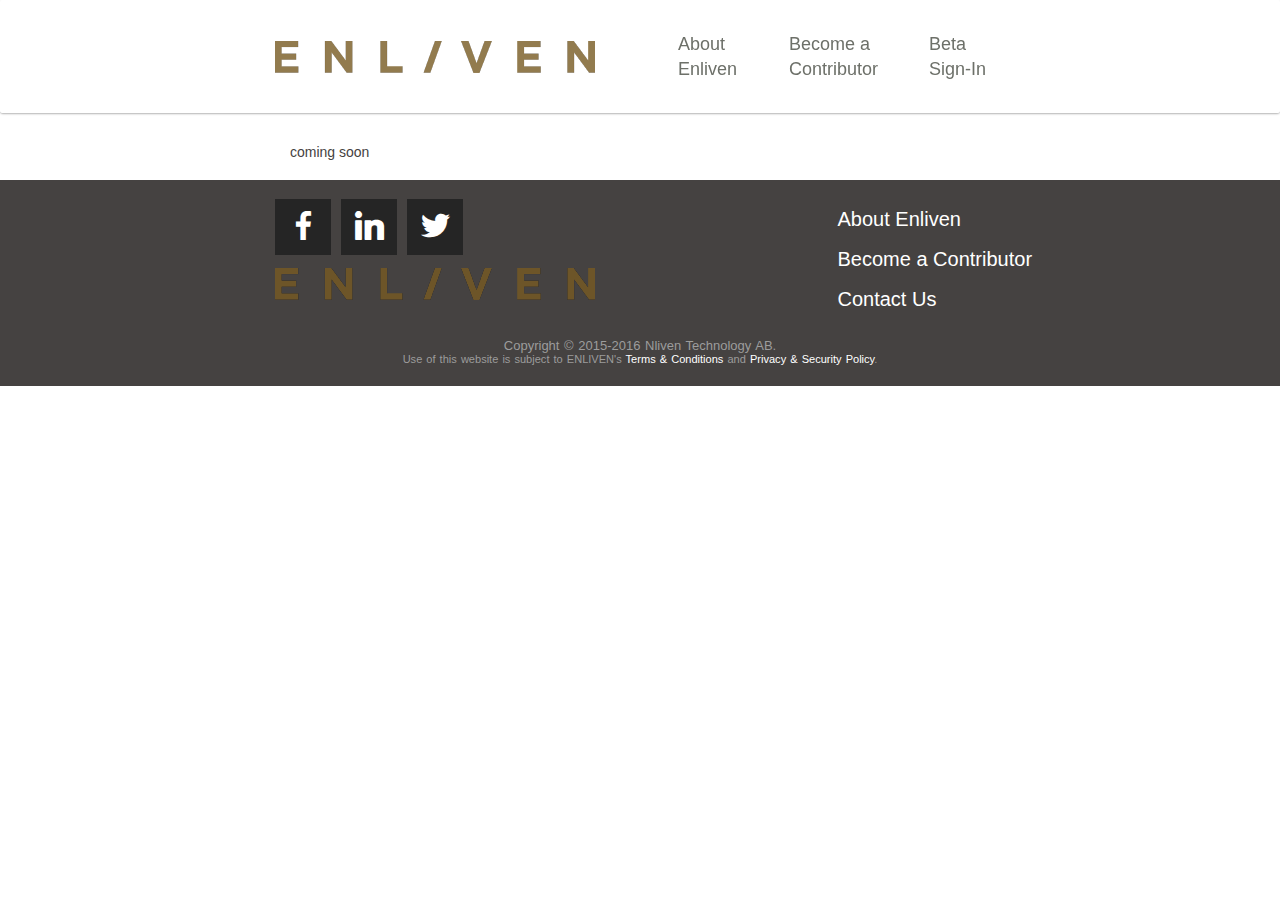
<file: contributor-signup/index.html>
<!DOCTYPE html><html lang="en" class="no-js"><head><meta charset="utf-8"><meta name="viewport" content="width=device-width,initial-scale=1"><meta http-equiv="X-UA-Compatible" content="IE=edge"><title>ENLIVEN &ndash; Contributor Signup</title><meta property="og:type" content="website"><meta property="og:url" content="http://www.enliven.co"><meta name="twitter:site" content="@Enliven"><meta property="og:site_name" content="ENLIVEN – Contributor Signup"><meta property="og:title" content="ENLIVEN – Contributor Signup"><meta property="twitter:card" content="summary"><meta property="twitter:title" content="ENLIVEN – Contributor Signup"><meta name="description" content="ENLIVEN is a personalized lifestyle “magazine” where you can follow or save your favourite topics and styles. Share and interact with your favorite lifestyle writers, photographers, and columnists that challenge and inspire you."><meta property="og:description" content="ENLIVEN is a personalized lifestyle “magazine” where you can follow or save your favourite topics and styles. Share and interact with your favorite lifestyle writers, photographers, and columnists that challenge and inspire you."><meta property="twitter:description" content="ENLIVEN is a personalized lifestyle “magazine” where you can follow or save your favourite topics and styles. Share and interact with your favorite lifestyle writers, photographers, and columnists that challenge and inspire you."><link rel="apple-touch-icon" href="/images/logo-52a3cb.png"><link rel="shortcut icon" href="/images/favicon.ico" type="image/x-icon"><meta property="og:image" content="/images/logo-52a3cb.png"><meta property="twitter:image" content="/images/logo-52a3cb.png"><meta name="apple-mobile-web-app-capable" content="yes"><meta name="HandheldFriendly" content="true"><meta name="MobileOptimized" content="width"><link href="//style.enliven.co" rel="dns-prefetch"><link href="//www.enliven.co" rel="dns-prefetch"><link href="//www.google-analytics.com" rel="dns-prefetch"><link href="//piwik.enliven.co" rel="dns-prefetch"><link href="//s3.amazonaws.com" rel="dns-prefetch"><link rel="stylesheet" href="/styles/main-9091120dfe.css"><script src="/scripts/vendor/modernizr-272916a077.js"></script></head><body class="page contributor-signup"><!--[if lt IE 10]>
  <p class="browserupgrade">You are using an <strong>outdated</strong> browser. Please <a href="http://browsehappy.com/">upgrade your browser</a> to improve your experience.</p>
<![endif]--><section id="ext_menu-0" class="mbr-navbar mbr-navbar-freeze mbr-navbar-absolute mbr-navbar-sticky mbr-navbar-auto-collapse top"><nav class="mbr-navbar-section mbr-section navbar navbar-default"><div class="mbr-section-container"><div class="mbr-navbar-container navbar-header container"><div class="mbr-navbar-column mbr-navbar-column-s mbr-navbar-brand"><span class="mbr-navbar-brand-link mbr-brand mbr-brand-inline"><span class="mbr-brand-logo"><a href="/"><img src="/images/enliven-logo.png" alt="Enliven" class="mbr-navbar-brand-img mbr-brand-img"></a></span></span></div><div class="mbr-navbar-hamburger mbr-hamburger"><span class="mbr-hamburger-line"></span></div><div class="mbr-navbar-column mbr-navbar-menu"><nav class="mbr-navbar-menu-box mbr-navbar-menu-box-inline-right"><div class="mbr-navbar-column"><ul class="mbr-navbar-items mbr-navbar-items-right float-left mbr-buttons mbr-buttons-freeze mbr-buttons-right btn-decorator mbr-buttons-active mbr-buttons-only-links nav navbar-nav navbar-right"><li class="mbr-navbar-item"><a href="/about" class="mbr-buttons-link text-black about-link">About Enliven</a></li><li class="mbr-navbar-item"><a href="/become-a-contributor" class="mbr-buttons-link text-black become-link"><span class="text-nowrap">Become a</span> Contributor</a></li><li class="mbr-navbar-item"><a href="/contributor-faq" class="mbr-buttons-link text-black hidden-md hidden-lg">Contributor FAQ</a></li><li class="mbr-navbar-item"><a href="/contributor-application-form" class="mbr-buttons-link text-black hidden-md hidden-lg">Contributor Application Form</a></li><li class="mbr-navbar-item"><a href="/join-enliven" class="mbr-buttons-link text-black hidden-md hidden-lg">Join ENLIVEN</a></li><li class="mbr-navbar-item"><a href="//cms.enliven.co/" class="mbr-buttons-link text-black beta-link">Beta <span class="text-nowrap">Sign-In</span></a></li><li class="mbr-navbar-item"><a href="/contact" class="mbr-buttons-link text-black hidden-md hidden-lg">Contact</a></li></ul></div></nav></div></div></div></nav></section><div style="padding-top: 140px" class="container"><p>coming soon</p></div><footer id="section6" class="section footer"><div id="custom-html-226"><section id="social-buttons1-10" class="mbr-section mbr-section-relative mbr-section-fixed-size"><div class="mbr-section-container container"><div class="row"><div class="col-sm-9"><div class="row"><div class="mbr-social-icons"><div data-counters="false" class="mbr-social-likes social-likes_style-2"><div title="Share link on Facebook" class="mbr-social-icons-icon social-likes-icon facebook socicon-bg-facebook"><a href="https://www.facebook.com/Enlivenmagazine/" target="_blank" class="socicon socicon-facebook"></a></div><div title="Share link on Google+" class="mbr-social-icons-icon social-likes-icon plusone socicon-bg-linkedin"><i href="#" target="_blank" class="socicon socicon-linkedin"></i></div><div title="Share link on Twitter" class="mbr-social-icons-icon social-likes-icon twitter socicon-bg-twitter"><i href="#" target="_blank" class="socicon socicon-twitter"></i></div></div></div></div><div class="mbr-contacts mbr-contacts--wysiwyg row"><div><a href="/"><img src="/images/enliven-logo-footer.png" class="mbr-contacts-img mbr-contacts-img--left"></a></div></div></div><div class="col-sm-3"><ul class="mbr-contacts-list"><li><a href="/about" class="mbr-contacts-link text-gray">About Enliven</a></li><li><a href="/become-a-contributor" class="mbr-contacts-link text-gray"><span class="text-nowrap">Become a</span> Contributor</a></li><li><a href="/contact" class="mbr-contacts-link text-gray">Contact Us</a></li></ul></div></div></div></section></div></footer><footer class="mbr-section mbr-section--relative mbr-section--fixed-size"><div class="mbr-section-container container"><div class="mbr-footer mbr-footer--wysiwyg row"><div class="col-sm-12"><p class="mbr-footer-copyright text-center">Copyright &copy; 2015-2016 Nliven Technology AB.</p><p class="mbr-footer-copyright text-center"><small>Use of this website is subject to ENLIVEN's <a href="/terms-conditions">Terms &amp; Conditions</a> and <a href="/privacy-security">Privacy &amp; Security Policy</a>.</small></p></div></div></div></footer><!-- Google Analytics --><script>(function(b, o, i, l, e, r) {
    b.GoogleAnalyticsObject = l;
    b[l] || (b[l] =
      function() {
        (b[l].q = b[l].q || []).push(arguments)
      });
    b[l].l = +new Date;
    e = o.createElement(i);
    r = o.getElementsByTagName(i)[0];
    e.src = '//www.google-analytics.com/analytics.js';
    r.parentNode.insertBefore(e, r)
  }(window, document, 'script', 'ga'));
  ga('create', 'UA-72026616-1');
  ga('send', 'pageview');</script><!-- End Google Analytics Code --><!-- Piwik --><script type="text/javascript">var _paq = _paq || [];
  _paq.push(["setDomains", ["*.www.enliven.co"]]);
  _paq.push(['trackPageView']);
  _paq.push(['enableLinkTracking']);
  (function() {
    var u="//piwik.enliven.co/";
    _paq.push(['setTrackerUrl', u+'piwik.php']);
    _paq.push(['setSiteId', 1]);
    var d=document, g=d.createElement('script'), s=d.getElementsByTagName('script')[0];
    g.type='text/javascript'; g.async=true; g.defer=true; g.src=u+'piwik.js'; s.parentNode.insertBefore(g,s);
  })();</script><noscript><p><img src="//piwik.enliven.co/piwik.php?idsite=1" style="border:0" alt=""></p></noscript><!-- End Piwik Code --><script src="/scripts/vendor-7293216220.js"></script><script src="/scripts/plugins-2d089c7f19.js"></script><script src="/scripts/main-fd9a4d6c97.js"></script></body></html>
</file>
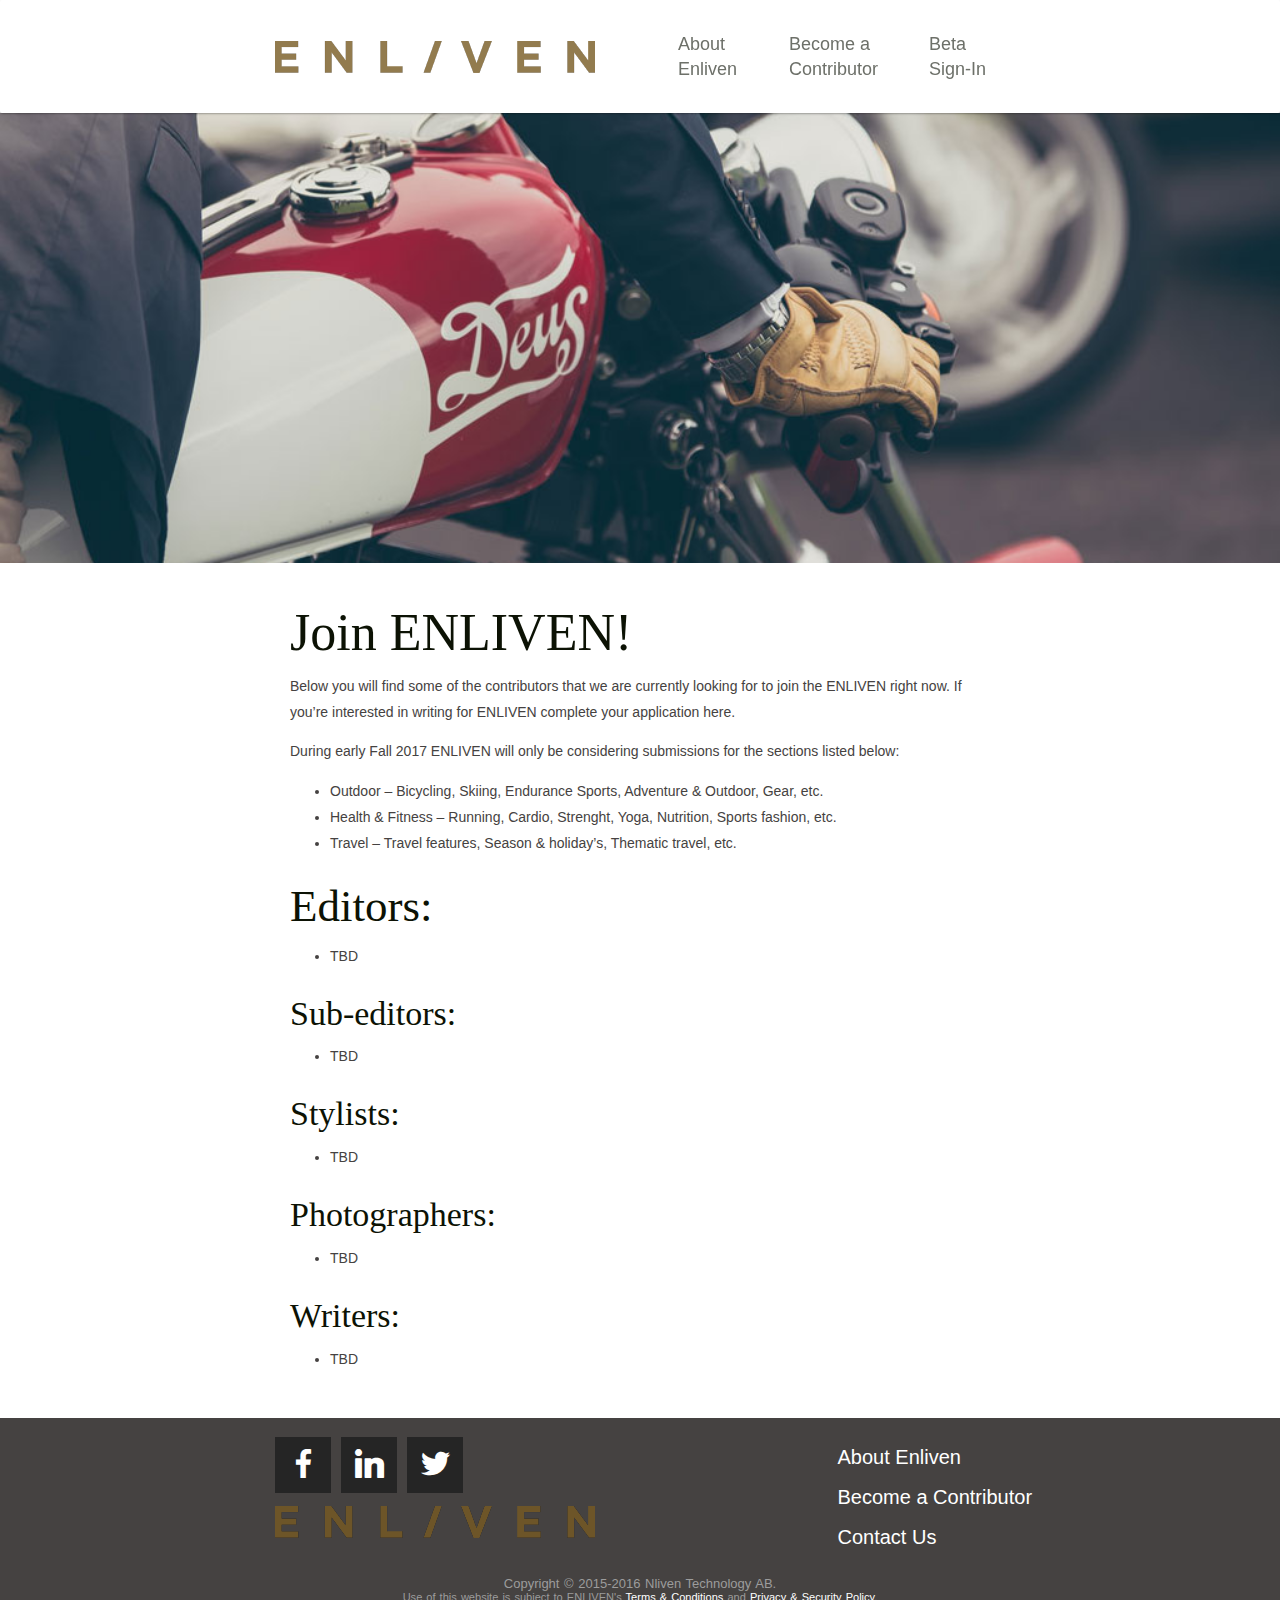
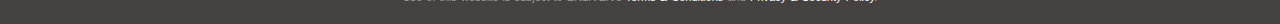
<file: join-enliven/index.html>
<!DOCTYPE html><html lang="en" class="no-js"><head><meta charset="utf-8"><meta name="viewport" content="width=device-width,initial-scale=1"><meta http-equiv="X-UA-Compatible" content="IE=edge"><title>ENLIVEN &ndash; Join ENLIVEN</title><meta property="og:type" content="website"><meta property="og:url" content="http://www.enliven.co"><meta name="twitter:site" content="@Enliven"><meta property="og:site_name" content="ENLIVEN – Join ENLIVEN"><meta property="og:title" content="ENLIVEN – Join ENLIVEN"><meta property="twitter:card" content="summary"><meta property="twitter:title" content="ENLIVEN – Join ENLIVEN"><meta name="description" content="ENLIVEN is a personalized lifestyle “magazine” where you can follow or save your favourite topics and styles. Share and interact with your favorite lifestyle writers, photographers, and columnists that challenge and inspire you."><meta property="og:description" content="ENLIVEN is a personalized lifestyle “magazine” where you can follow or save your favourite topics and styles. Share and interact with your favorite lifestyle writers, photographers, and columnists that challenge and inspire you."><meta property="twitter:description" content="ENLIVEN is a personalized lifestyle “magazine” where you can follow or save your favourite topics and styles. Share and interact with your favorite lifestyle writers, photographers, and columnists that challenge and inspire you."><link rel="apple-touch-icon" href="/images/logo-52a3cb.png"><link rel="shortcut icon" href="/images/favicon.ico" type="image/x-icon"><meta property="og:image" content="/images/logo-52a3cb.png"><meta property="twitter:image" content="/images/logo-52a3cb.png"><meta name="apple-mobile-web-app-capable" content="yes"><meta name="HandheldFriendly" content="true"><meta name="MobileOptimized" content="width"><link href="//style.enliven.co" rel="dns-prefetch"><link href="//www.enliven.co" rel="dns-prefetch"><link href="//www.google-analytics.com" rel="dns-prefetch"><link href="//piwik.enliven.co" rel="dns-prefetch"><link href="//s3.amazonaws.com" rel="dns-prefetch"><link rel="stylesheet" href="/styles/main-9091120dfe.css"><script src="/scripts/vendor/modernizr-272916a077.js"></script></head><body class="page join-enliven"><!--[if lt IE 10]>
  <p class="browserupgrade">You are using an <strong>outdated</strong> browser. Please <a href="http://browsehappy.com/">upgrade your browser</a> to improve your experience.</p>
<![endif]--><section id="ext_menu-0" class="mbr-navbar mbr-navbar-freeze mbr-navbar-absolute mbr-navbar-sticky mbr-navbar-auto-collapse top"><nav class="mbr-navbar-section mbr-section navbar navbar-default"><div class="mbr-section-container"><div class="mbr-navbar-container navbar-header container"><div class="mbr-navbar-column mbr-navbar-column-s mbr-navbar-brand"><span class="mbr-navbar-brand-link mbr-brand mbr-brand-inline"><span class="mbr-brand-logo"><a href="/"><img src="/images/enliven-logo.png" alt="Enliven" class="mbr-navbar-brand-img mbr-brand-img"></a></span></span></div><div class="mbr-navbar-hamburger mbr-hamburger"><span class="mbr-hamburger-line"></span></div><div class="mbr-navbar-column mbr-navbar-menu"><nav class="mbr-navbar-menu-box mbr-navbar-menu-box-inline-right"><div class="mbr-navbar-column"><ul class="mbr-navbar-items mbr-navbar-items-right float-left mbr-buttons mbr-buttons-freeze mbr-buttons-right btn-decorator mbr-buttons-active mbr-buttons-only-links nav navbar-nav navbar-right"><li class="mbr-navbar-item"><a href="/about" class="mbr-buttons-link text-black about-link">About Enliven</a></li><li class="mbr-navbar-item"><a href="/become-a-contributor" class="mbr-buttons-link text-black become-link"><span class="text-nowrap">Become a</span> Contributor</a></li><li class="mbr-navbar-item"><a href="/contributor-faq" class="mbr-buttons-link text-black hidden-md hidden-lg">Contributor FAQ</a></li><li class="mbr-navbar-item"><a href="/contributor-application-form" class="mbr-buttons-link text-black hidden-md hidden-lg">Contributor Application Form</a></li><li class="mbr-navbar-item"><a href="/join-enliven" class="mbr-buttons-link text-black hidden-md hidden-lg active">Join ENLIVEN</a></li><li class="mbr-navbar-item"><a href="//cms.enliven.co/" class="mbr-buttons-link text-black beta-link">Beta <span class="text-nowrap">Sign-In</span></a></li><li class="mbr-navbar-item"><a href="/contact" class="mbr-buttons-link text-black hidden-md hidden-lg">Contact</a></li></ul></div></nav></div></div></div></nav></section><div class="hero about"><div class="container"></div></div><section class="bkg16"><div class="container"><h2 class="title">Join ENLIVEN!</h2><p>Below you will find some of the contributors that we are currently looking for to join the ENLIVEN right now. If you’re interested in writing for ENLIVEN complete your application here.</p><p>During early Fall 2017 ENLIVEN will only be considering submissions for the sections listed below:</p><ul><li><strong>Outdoor</strong> – Bicycling, Skiing, Endurance Sports, Adventure &amp; Outdoor, Gear, etc.</li><li><strong>Health &amp; Fitness</strong> – Running, Cardio, Strenght, Yoga, Nutrition, Sports fashion, etc.</li><li><strong>Travel</strong> – Travel features, Season &amp; holiday’s, Thematic travel, etc.</li></ul><h2 id="editors">Editors:</h2><ul><li>TBD</li></ul><h3 id="sub-editors">Sub-editors:</h3><ul><li>TBD</li></ul><h3 id="stylists">Stylists:</h3><ul><li>TBD</li></ul><h3 id="photographers">Photographers:</h3><ul><li>TBD</li></ul><h3 id="writers">Writers:</h3><ul><li>TBD</li></ul></div></section><footer id="section6" class="section footer"><div id="custom-html-226"><section id="social-buttons1-10" class="mbr-section mbr-section-relative mbr-section-fixed-size"><div class="mbr-section-container container"><div class="row"><div class="col-sm-9"><div class="row"><div class="mbr-social-icons"><div data-counters="false" class="mbr-social-likes social-likes_style-2"><div title="Share link on Facebook" class="mbr-social-icons-icon social-likes-icon facebook socicon-bg-facebook"><a href="https://www.facebook.com/Enlivenmagazine/" target="_blank" class="socicon socicon-facebook"></a></div><div title="Share link on Google+" class="mbr-social-icons-icon social-likes-icon plusone socicon-bg-linkedin"><i href="#" target="_blank" class="socicon socicon-linkedin"></i></div><div title="Share link on Twitter" class="mbr-social-icons-icon social-likes-icon twitter socicon-bg-twitter"><i href="#" target="_blank" class="socicon socicon-twitter"></i></div></div></div></div><div class="mbr-contacts mbr-contacts--wysiwyg row"><div><a href="/"><img src="/images/enliven-logo-footer.png" class="mbr-contacts-img mbr-contacts-img--left"></a></div></div></div><div class="col-sm-3"><ul class="mbr-contacts-list"><li><a href="/about" class="mbr-contacts-link text-gray">About Enliven</a></li><li><a href="/become-a-contributor" class="mbr-contacts-link text-gray"><span class="text-nowrap">Become a</span> Contributor</a></li><li><a href="/contact" class="mbr-contacts-link text-gray">Contact Us</a></li></ul></div></div></div></section></div></footer><footer class="mbr-section mbr-section--relative mbr-section--fixed-size"><div class="mbr-section-container container"><div class="mbr-footer mbr-footer--wysiwyg row"><div class="col-sm-12"><p class="mbr-footer-copyright text-center">Copyright &copy; 2015-2016 Nliven Technology AB.</p><p class="mbr-footer-copyright text-center"><small>Use of this website is subject to ENLIVEN's <a href="/terms-conditions">Terms &amp; Conditions</a> and <a href="/privacy-security">Privacy &amp; Security Policy</a>.</small></p></div></div></div></footer><!-- Google Analytics --><script>(function(b, o, i, l, e, r) {
    b.GoogleAnalyticsObject = l;
    b[l] || (b[l] =
      function() {
        (b[l].q = b[l].q || []).push(arguments)
      });
    b[l].l = +new Date;
    e = o.createElement(i);
    r = o.getElementsByTagName(i)[0];
    e.src = '//www.google-analytics.com/analytics.js';
    r.parentNode.insertBefore(e, r)
  }(window, document, 'script', 'ga'));
  ga('create', 'UA-72026616-1');
  ga('send', 'pageview');</script><!-- End Google Analytics Code --><!-- Piwik --><script type="text/javascript">var _paq = _paq || [];
  _paq.push(["setDomains", ["*.www.enliven.co"]]);
  _paq.push(['trackPageView']);
  _paq.push(['enableLinkTracking']);
  (function() {
    var u="//piwik.enliven.co/";
    _paq.push(['setTrackerUrl', u+'piwik.php']);
    _paq.push(['setSiteId', 1]);
    var d=document, g=d.createElement('script'), s=d.getElementsByTagName('script')[0];
    g.type='text/javascript'; g.async=true; g.defer=true; g.src=u+'piwik.js'; s.parentNode.insertBefore(g,s);
  })();</script><noscript><p><img src="//piwik.enliven.co/piwik.php?idsite=1" style="border:0" alt=""></p></noscript><!-- End Piwik Code --><script src="/scripts/vendor-7293216220.js"></script><script src="/scripts/plugins-2d089c7f19.js"></script><script src="/scripts/main-fd9a4d6c97.js"></script></body></html>
</file>
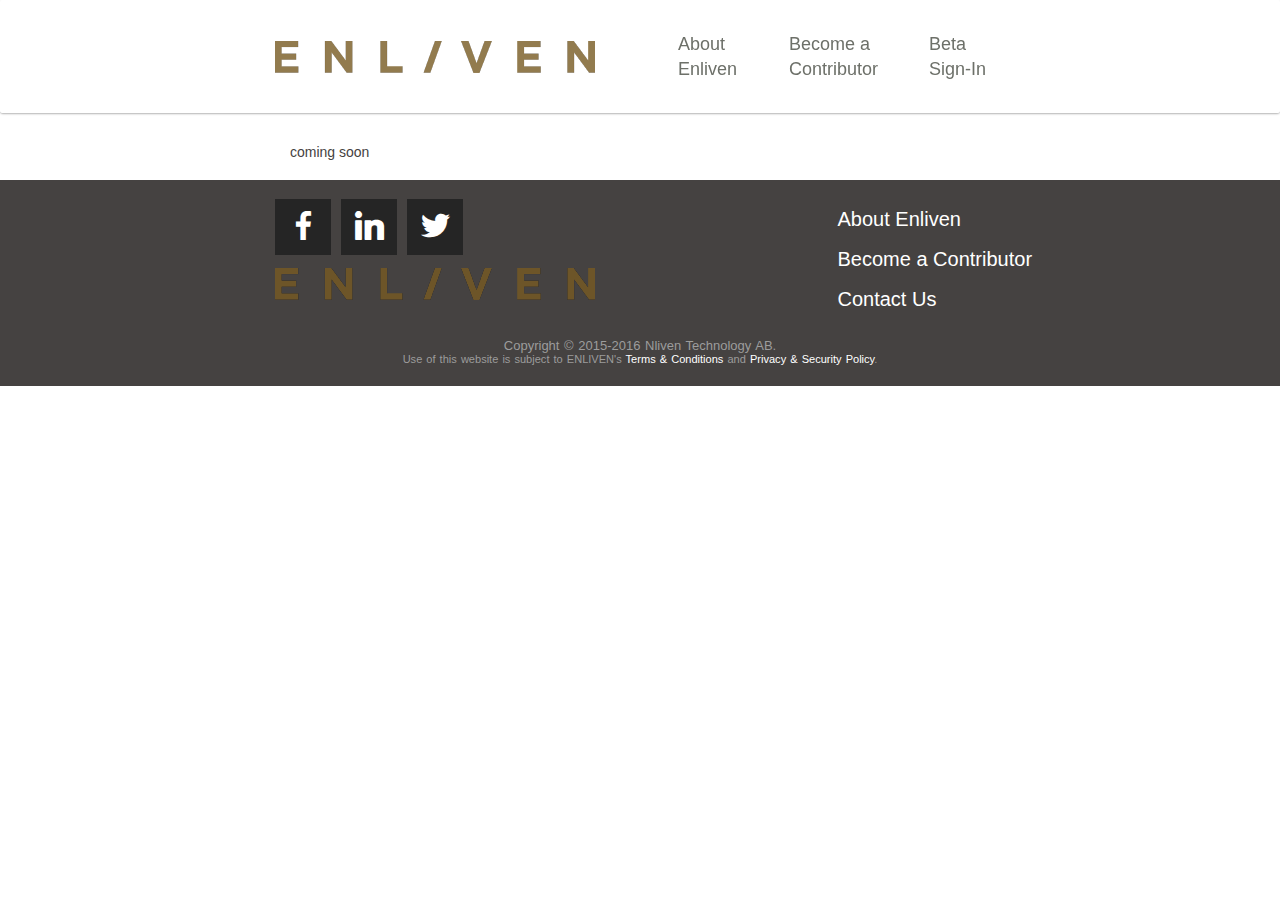
<file: press/index.html>
<!DOCTYPE html><html lang="en" class="no-js"><head><meta charset="utf-8"><meta name="viewport" content="width=device-width,initial-scale=1"><meta http-equiv="X-UA-Compatible" content="IE=edge"><title>ENLIVEN &ndash; Press</title><meta property="og:type" content="website"><meta property="og:url" content="http://www.enliven.co"><meta name="twitter:site" content="@Enliven"><meta property="og:site_name" content="ENLIVEN – Press"><meta property="og:title" content="ENLIVEN – Press"><meta property="twitter:card" content="summary"><meta property="twitter:title" content="ENLIVEN – Press"><meta name="description" content="ENLIVEN is a personalized lifestyle “magazine” where you can follow or save your favourite topics and styles. Share and interact with your favorite lifestyle writers, photographers, and columnists that challenge and inspire you."><meta property="og:description" content="ENLIVEN is a personalized lifestyle “magazine” where you can follow or save your favourite topics and styles. Share and interact with your favorite lifestyle writers, photographers, and columnists that challenge and inspire you."><meta property="twitter:description" content="ENLIVEN is a personalized lifestyle “magazine” where you can follow or save your favourite topics and styles. Share and interact with your favorite lifestyle writers, photographers, and columnists that challenge and inspire you."><link rel="apple-touch-icon" href="/images/logo-52a3cb.png"><link rel="shortcut icon" href="/images/favicon.ico" type="image/x-icon"><meta property="og:image" content="/images/logo-52a3cb.png"><meta property="twitter:image" content="/images/logo-52a3cb.png"><meta name="apple-mobile-web-app-capable" content="yes"><meta name="HandheldFriendly" content="true"><meta name="MobileOptimized" content="width"><link href="//style.enliven.co" rel="dns-prefetch"><link href="//www.enliven.co" rel="dns-prefetch"><link href="//www.google-analytics.com" rel="dns-prefetch"><link href="//piwik.enliven.co" rel="dns-prefetch"><link href="//s3.amazonaws.com" rel="dns-prefetch"><link rel="stylesheet" href="/styles/main-9091120dfe.css"><script src="/scripts/vendor/modernizr-272916a077.js"></script></head><body class="page press"><!--[if lt IE 10]>
  <p class="browserupgrade">You are using an <strong>outdated</strong> browser. Please <a href="http://browsehappy.com/">upgrade your browser</a> to improve your experience.</p>
<![endif]--><section id="ext_menu-0" class="mbr-navbar mbr-navbar-freeze mbr-navbar-absolute mbr-navbar-sticky mbr-navbar-auto-collapse top"><nav class="mbr-navbar-section mbr-section navbar navbar-default"><div class="mbr-section-container"><div class="mbr-navbar-container navbar-header container"><div class="mbr-navbar-column mbr-navbar-column-s mbr-navbar-brand"><span class="mbr-navbar-brand-link mbr-brand mbr-brand-inline"><span class="mbr-brand-logo"><a href="/"><img src="/images/enliven-logo.png" alt="Enliven" class="mbr-navbar-brand-img mbr-brand-img"></a></span></span></div><div class="mbr-navbar-hamburger mbr-hamburger"><span class="mbr-hamburger-line"></span></div><div class="mbr-navbar-column mbr-navbar-menu"><nav class="mbr-navbar-menu-box mbr-navbar-menu-box-inline-right"><div class="mbr-navbar-column"><ul class="mbr-navbar-items mbr-navbar-items-right float-left mbr-buttons mbr-buttons-freeze mbr-buttons-right btn-decorator mbr-buttons-active mbr-buttons-only-links nav navbar-nav navbar-right"><li class="mbr-navbar-item"><a href="/about" class="mbr-buttons-link text-black about-link">About Enliven</a></li><li class="mbr-navbar-item"><a href="/become-a-contributor" class="mbr-buttons-link text-black become-link"><span class="text-nowrap">Become a</span> Contributor</a></li><li class="mbr-navbar-item"><a href="/contributor-faq" class="mbr-buttons-link text-black hidden-md hidden-lg">Contributor FAQ</a></li><li class="mbr-navbar-item"><a href="/contributor-application-form" class="mbr-buttons-link text-black hidden-md hidden-lg">Contributor Application Form</a></li><li class="mbr-navbar-item"><a href="/join-enliven" class="mbr-buttons-link text-black hidden-md hidden-lg">Join ENLIVEN</a></li><li class="mbr-navbar-item"><a href="//cms.enliven.co/" class="mbr-buttons-link text-black beta-link">Beta <span class="text-nowrap">Sign-In</span></a></li><li class="mbr-navbar-item"><a href="/contact" class="mbr-buttons-link text-black hidden-md hidden-lg">Contact</a></li></ul></div></nav></div></div></div></nav></section><div style="padding-top: 140px" class="container"><p>coming soon</p></div><footer id="section6" class="section footer"><div id="custom-html-226"><section id="social-buttons1-10" class="mbr-section mbr-section-relative mbr-section-fixed-size"><div class="mbr-section-container container"><div class="row"><div class="col-sm-9"><div class="row"><div class="mbr-social-icons"><div data-counters="false" class="mbr-social-likes social-likes_style-2"><div title="Share link on Facebook" class="mbr-social-icons-icon social-likes-icon facebook socicon-bg-facebook"><a href="https://www.facebook.com/Enlivenmagazine/" target="_blank" class="socicon socicon-facebook"></a></div><div title="Share link on Google+" class="mbr-social-icons-icon social-likes-icon plusone socicon-bg-linkedin"><i href="#" target="_blank" class="socicon socicon-linkedin"></i></div><div title="Share link on Twitter" class="mbr-social-icons-icon social-likes-icon twitter socicon-bg-twitter"><i href="#" target="_blank" class="socicon socicon-twitter"></i></div></div></div></div><div class="mbr-contacts mbr-contacts--wysiwyg row"><div><a href="/"><img src="/images/enliven-logo-footer.png" class="mbr-contacts-img mbr-contacts-img--left"></a></div></div></div><div class="col-sm-3"><ul class="mbr-contacts-list"><li><a href="/about" class="mbr-contacts-link text-gray">About Enliven</a></li><li><a href="/become-a-contributor" class="mbr-contacts-link text-gray"><span class="text-nowrap">Become a</span> Contributor</a></li><li><a href="/contact" class="mbr-contacts-link text-gray">Contact Us</a></li></ul></div></div></div></section></div></footer><footer class="mbr-section mbr-section--relative mbr-section--fixed-size"><div class="mbr-section-container container"><div class="mbr-footer mbr-footer--wysiwyg row"><div class="col-sm-12"><p class="mbr-footer-copyright text-center">Copyright &copy; 2015-2016 Nliven Technology AB.</p><p class="mbr-footer-copyright text-center"><small>Use of this website is subject to ENLIVEN's <a href="/terms-conditions">Terms &amp; Conditions</a> and <a href="/privacy-security">Privacy &amp; Security Policy</a>.</small></p></div></div></div></footer><!-- Google Analytics --><script>(function(b, o, i, l, e, r) {
    b.GoogleAnalyticsObject = l;
    b[l] || (b[l] =
      function() {
        (b[l].q = b[l].q || []).push(arguments)
      });
    b[l].l = +new Date;
    e = o.createElement(i);
    r = o.getElementsByTagName(i)[0];
    e.src = '//www.google-analytics.com/analytics.js';
    r.parentNode.insertBefore(e, r)
  }(window, document, 'script', 'ga'));
  ga('create', 'UA-72026616-1');
  ga('send', 'pageview');</script><!-- End Google Analytics Code --><!-- Piwik --><script type="text/javascript">var _paq = _paq || [];
  _paq.push(["setDomains", ["*.www.enliven.co"]]);
  _paq.push(['trackPageView']);
  _paq.push(['enableLinkTracking']);
  (function() {
    var u="//piwik.enliven.co/";
    _paq.push(['setTrackerUrl', u+'piwik.php']);
    _paq.push(['setSiteId', 1]);
    var d=document, g=d.createElement('script'), s=d.getElementsByTagName('script')[0];
    g.type='text/javascript'; g.async=true; g.defer=true; g.src=u+'piwik.js'; s.parentNode.insertBefore(g,s);
  })();</script><noscript><p><img src="//piwik.enliven.co/piwik.php?idsite=1" style="border:0" alt=""></p></noscript><!-- End Piwik Code --><script src="/scripts/vendor-7293216220.js"></script><script src="/scripts/plugins-2d089c7f19.js"></script><script src="/scripts/main-fd9a4d6c97.js"></script></body></html>
</file>
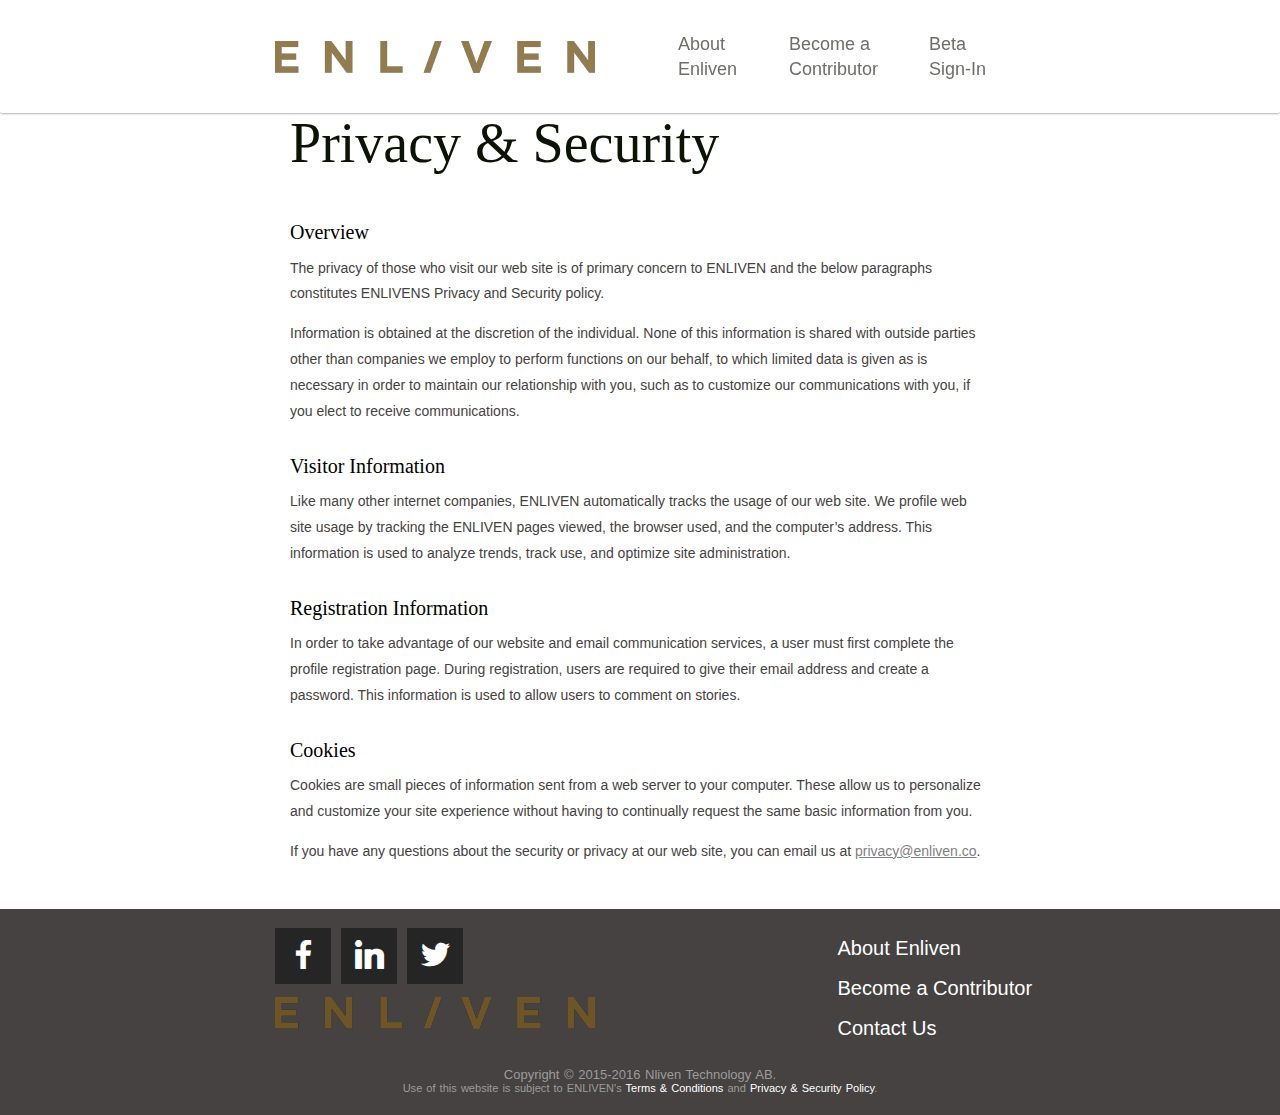
<file: privacy-security/index.html>
<!DOCTYPE html><html lang="en" class="no-js"><head><meta charset="utf-8"><meta name="viewport" content="width=device-width,initial-scale=1"><meta http-equiv="X-UA-Compatible" content="IE=edge"><title>ENLIVEN &ndash; Privacy and Security</title><meta property="og:type" content="website"><meta property="og:url" content="http://www.enliven.co"><meta name="twitter:site" content="@Enliven"><meta property="og:site_name" content="ENLIVEN – Privacy and Security"><meta property="og:title" content="ENLIVEN – Privacy and Security"><meta property="twitter:card" content="summary"><meta property="twitter:title" content="ENLIVEN – Privacy and Security"><meta name="description" content="ENLIVEN is a personalized lifestyle “magazine” where you can follow or save your favourite topics and styles. Share and interact with your favorite lifestyle writers, photographers, and columnists that challenge and inspire you."><meta property="og:description" content="ENLIVEN is a personalized lifestyle “magazine” where you can follow or save your favourite topics and styles. Share and interact with your favorite lifestyle writers, photographers, and columnists that challenge and inspire you."><meta property="twitter:description" content="ENLIVEN is a personalized lifestyle “magazine” where you can follow or save your favourite topics and styles. Share and interact with your favorite lifestyle writers, photographers, and columnists that challenge and inspire you."><link rel="apple-touch-icon" href="/images/logo-52a3cb.png"><link rel="shortcut icon" href="/images/favicon.ico" type="image/x-icon"><meta property="og:image" content="/images/logo-52a3cb.png"><meta property="twitter:image" content="/images/logo-52a3cb.png"><meta name="apple-mobile-web-app-capable" content="yes"><meta name="HandheldFriendly" content="true"><meta name="MobileOptimized" content="width"><link href="//style.enliven.co" rel="dns-prefetch"><link href="//www.enliven.co" rel="dns-prefetch"><link href="//www.google-analytics.com" rel="dns-prefetch"><link href="//piwik.enliven.co" rel="dns-prefetch"><link href="//s3.amazonaws.com" rel="dns-prefetch"><link rel="stylesheet" href="/styles/main-9091120dfe.css"><script src="/scripts/vendor/modernizr-272916a077.js"></script></head><body class="page privacy-security"><!--[if lt IE 10]>
  <p class="browserupgrade">You are using an <strong>outdated</strong> browser. Please <a href="http://browsehappy.com/">upgrade your browser</a> to improve your experience.</p>
<![endif]--><section id="ext_menu-0" class="mbr-navbar mbr-navbar-freeze mbr-navbar-absolute mbr-navbar-sticky mbr-navbar-auto-collapse top"><nav class="mbr-navbar-section mbr-section navbar navbar-default"><div class="mbr-section-container"><div class="mbr-navbar-container navbar-header container"><div class="mbr-navbar-column mbr-navbar-column-s mbr-navbar-brand"><span class="mbr-navbar-brand-link mbr-brand mbr-brand-inline"><span class="mbr-brand-logo"><a href="/"><img src="/images/enliven-logo.png" alt="Enliven" class="mbr-navbar-brand-img mbr-brand-img"></a></span></span></div><div class="mbr-navbar-hamburger mbr-hamburger"><span class="mbr-hamburger-line"></span></div><div class="mbr-navbar-column mbr-navbar-menu"><nav class="mbr-navbar-menu-box mbr-navbar-menu-box-inline-right"><div class="mbr-navbar-column"><ul class="mbr-navbar-items mbr-navbar-items-right float-left mbr-buttons mbr-buttons-freeze mbr-buttons-right btn-decorator mbr-buttons-active mbr-buttons-only-links nav navbar-nav navbar-right"><li class="mbr-navbar-item"><a href="/about" class="mbr-buttons-link text-black about-link">About Enliven</a></li><li class="mbr-navbar-item"><a href="/become-a-contributor" class="mbr-buttons-link text-black become-link"><span class="text-nowrap">Become a</span> Contributor</a></li><li class="mbr-navbar-item"><a href="/contributor-faq" class="mbr-buttons-link text-black hidden-md hidden-lg">Contributor FAQ</a></li><li class="mbr-navbar-item"><a href="/contributor-application-form" class="mbr-buttons-link text-black hidden-md hidden-lg">Contributor Application Form</a></li><li class="mbr-navbar-item"><a href="/join-enliven" class="mbr-buttons-link text-black hidden-md hidden-lg">Join ENLIVEN</a></li><li class="mbr-navbar-item"><a href="//cms.enliven.co/" class="mbr-buttons-link text-black beta-link">Beta <span class="text-nowrap">Sign-In</span></a></li><li class="mbr-navbar-item"><a href="/contact" class="mbr-buttons-link text-black hidden-md hidden-lg">Contact</a></li></ul></div></nav></div></div></div></nav></section><section class="teco"><div class="container"><h1 id="privacy-security">Privacy &amp; Security</h1><h2 id="overview">Overview</h2><p>The privacy of those who visit our web site is of primary concern to ENLIVEN and the below paragraphs constitutes ENLIVENS Privacy and Security policy.</p><p>Information is obtained at the discretion of the individual. None of this information is shared with outside parties other than companies we employ to perform functions on our behalf, to which limited data is given as is necessary in order to maintain our relationship with you, such as to customize our communications with you, if you elect to receive communications.</p><h2 id="visitorinformation">Visitor Information</h2><p>Like many other internet companies, ENLIVEN automatically tracks the usage of our web site. We profile web site usage by tracking the ENLIVEN pages viewed, the browser used, and the computer’s address. This information is used to analyze trends, track use, and optimize site administration.</p><h2 id="registrationinformation">Registration Information</h2><p>In order to take advantage of our website and email communication services, a user must first complete the profile registration page. During registration, users are required to give their email address and create a password. This information is used to allow users to comment on stories.</p><h2 id="cookies">Cookies</h2><p>Cookies are small pieces of information sent from a web server to your computer. These allow us to personalize and customize your site experience without having to continually request the same basic information from you.</p><p>If you have any questions about the security or privacy at our web site, you can email us at <a class="agrey" href="mailto:privacy@enliven.co">privacy@enliven.co</a>.</p></div></section><footer id="section6" class="section footer"><div id="custom-html-226"><section id="social-buttons1-10" class="mbr-section mbr-section-relative mbr-section-fixed-size"><div class="mbr-section-container container"><div class="row"><div class="col-sm-9"><div class="row"><div class="mbr-social-icons"><div data-counters="false" class="mbr-social-likes social-likes_style-2"><div title="Share link on Facebook" class="mbr-social-icons-icon social-likes-icon facebook socicon-bg-facebook"><a href="https://www.facebook.com/Enlivenmagazine/" target="_blank" class="socicon socicon-facebook"></a></div><div title="Share link on Google+" class="mbr-social-icons-icon social-likes-icon plusone socicon-bg-linkedin"><i href="#" target="_blank" class="socicon socicon-linkedin"></i></div><div title="Share link on Twitter" class="mbr-social-icons-icon social-likes-icon twitter socicon-bg-twitter"><i href="#" target="_blank" class="socicon socicon-twitter"></i></div></div></div></div><div class="mbr-contacts mbr-contacts--wysiwyg row"><div><a href="/"><img src="/images/enliven-logo-footer.png" class="mbr-contacts-img mbr-contacts-img--left"></a></div></div></div><div class="col-sm-3"><ul class="mbr-contacts-list"><li><a href="/about" class="mbr-contacts-link text-gray">About Enliven</a></li><li><a href="/become-a-contributor" class="mbr-contacts-link text-gray"><span class="text-nowrap">Become a</span> Contributor</a></li><li><a href="/contact" class="mbr-contacts-link text-gray">Contact Us</a></li></ul></div></div></div></section></div></footer><footer class="mbr-section mbr-section--relative mbr-section--fixed-size"><div class="mbr-section-container container"><div class="mbr-footer mbr-footer--wysiwyg row"><div class="col-sm-12"><p class="mbr-footer-copyright text-center">Copyright &copy; 2015-2016 Nliven Technology AB.</p><p class="mbr-footer-copyright text-center"><small>Use of this website is subject to ENLIVEN's <a href="/terms-conditions">Terms &amp; Conditions</a> and <a href="/privacy-security">Privacy &amp; Security Policy</a>.</small></p></div></div></div></footer><!-- Google Analytics --><script>(function(b, o, i, l, e, r) {
    b.GoogleAnalyticsObject = l;
    b[l] || (b[l] =
      function() {
        (b[l].q = b[l].q || []).push(arguments)
      });
    b[l].l = +new Date;
    e = o.createElement(i);
    r = o.getElementsByTagName(i)[0];
    e.src = '//www.google-analytics.com/analytics.js';
    r.parentNode.insertBefore(e, r)
  }(window, document, 'script', 'ga'));
  ga('create', 'UA-72026616-1');
  ga('send', 'pageview');</script><!-- End Google Analytics Code --><!-- Piwik --><script type="text/javascript">var _paq = _paq || [];
  _paq.push(["setDomains", ["*.www.enliven.co"]]);
  _paq.push(['trackPageView']);
  _paq.push(['enableLinkTracking']);
  (function() {
    var u="//piwik.enliven.co/";
    _paq.push(['setTrackerUrl', u+'piwik.php']);
    _paq.push(['setSiteId', 1]);
    var d=document, g=d.createElement('script'), s=d.getElementsByTagName('script')[0];
    g.type='text/javascript'; g.async=true; g.defer=true; g.src=u+'piwik.js'; s.parentNode.insertBefore(g,s);
  })();</script><noscript><p><img src="//piwik.enliven.co/piwik.php?idsite=1" style="border:0" alt=""></p></noscript><!-- End Piwik Code --><script src="/scripts/vendor-7293216220.js"></script><script src="/scripts/plugins-2d089c7f19.js"></script><script src="/scripts/main-fd9a4d6c97.js"></script></body></html>
</file>
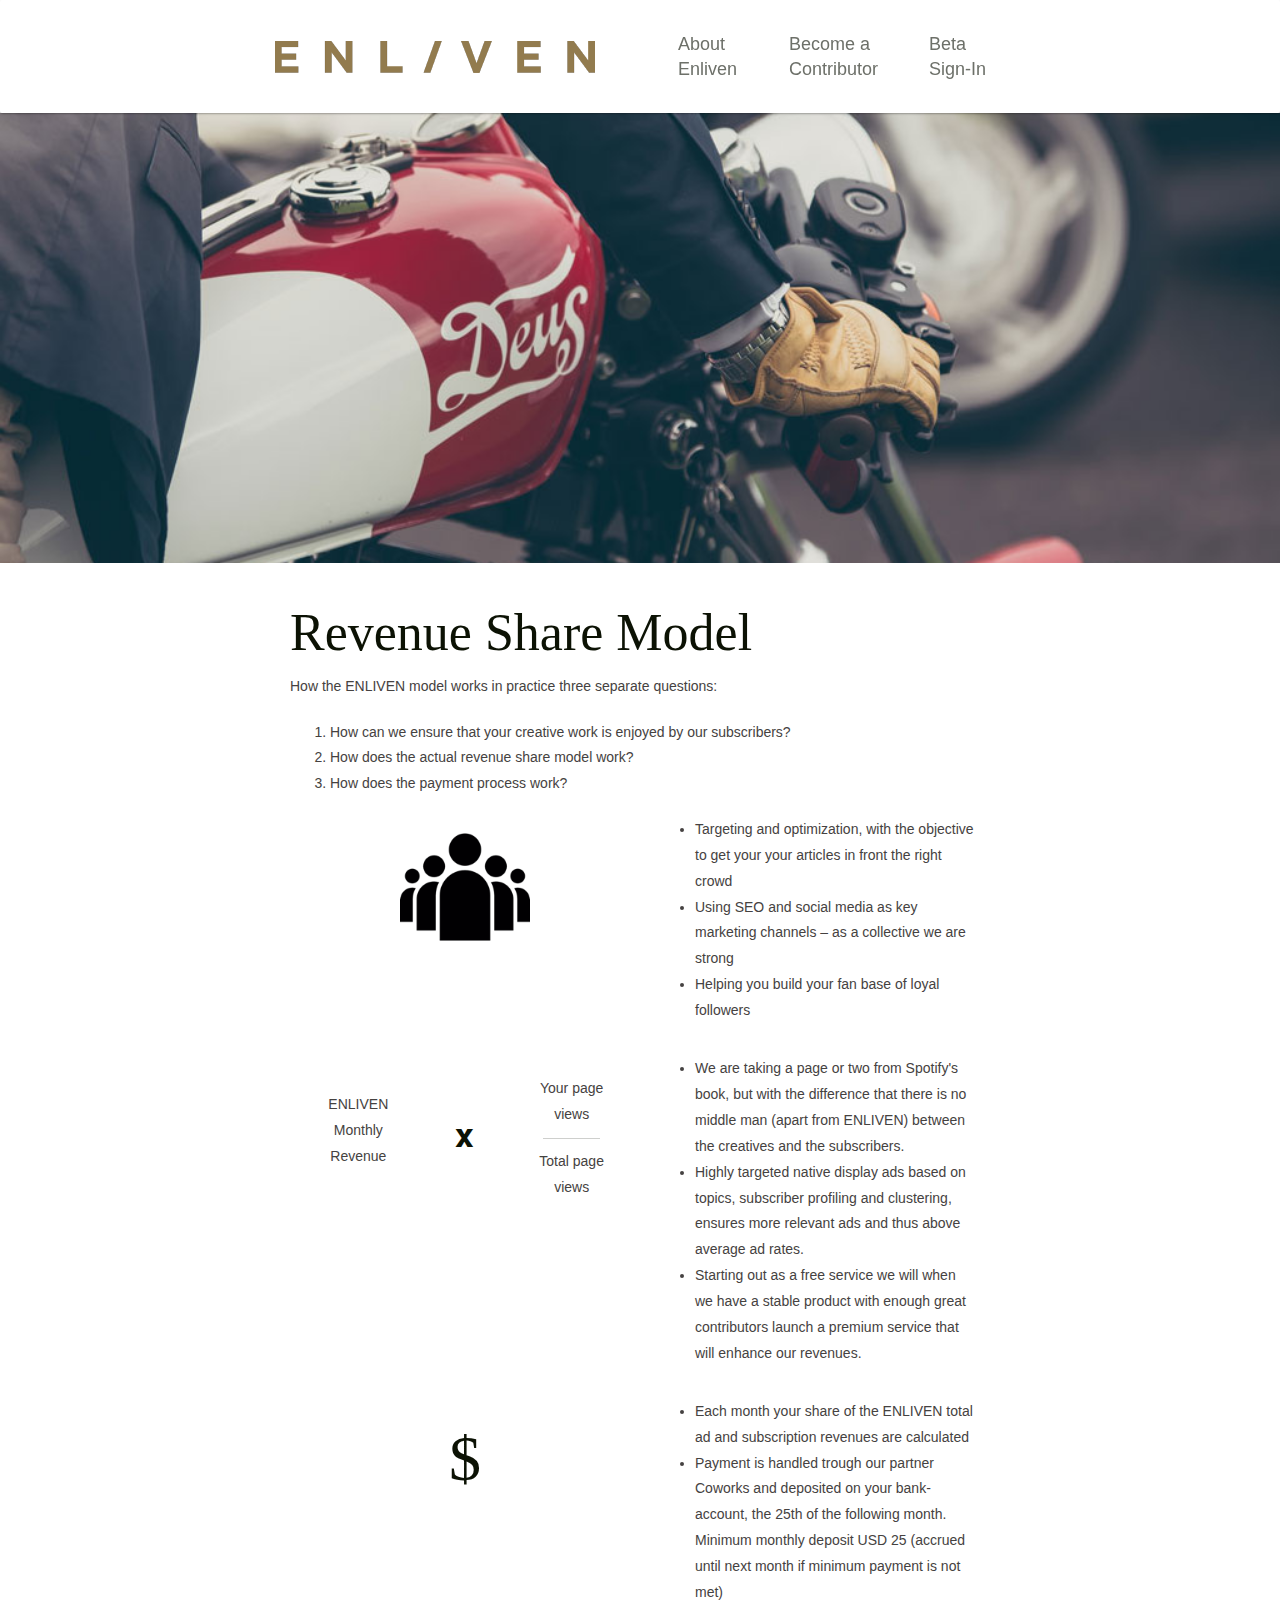
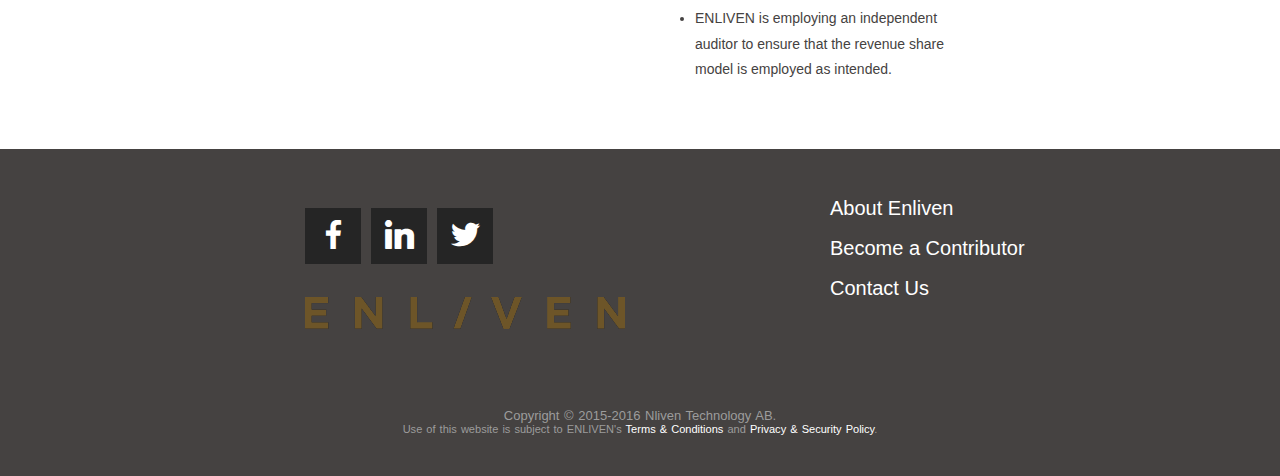
<file: revenue-share-model/index.html>
<!DOCTYPE html><html lang="en" class="no-js"><head><meta charset="utf-8"><meta name="viewport" content="width=device-width,initial-scale=1"><meta http-equiv="X-UA-Compatible" content="IE=edge"><title>ENLIVEN &ndash; Revenue Share Model</title><meta property="og:type" content="website"><meta property="og:url" content="http://www.enliven.co"><meta name="twitter:site" content="@Enliven"><meta property="og:site_name" content="ENLIVEN – Revenue Share Model"><meta property="og:title" content="ENLIVEN – Revenue Share Model"><meta property="twitter:card" content="summary"><meta property="twitter:title" content="ENLIVEN – Revenue Share Model"><meta name="description" content="ENLIVEN is a personalized lifestyle “magazine” where you can follow or save your favourite topics and styles. Share and interact with your favorite lifestyle writers, photographers, and columnists that challenge and inspire you."><meta property="og:description" content="ENLIVEN is a personalized lifestyle “magazine” where you can follow or save your favourite topics and styles. Share and interact with your favorite lifestyle writers, photographers, and columnists that challenge and inspire you."><meta property="twitter:description" content="ENLIVEN is a personalized lifestyle “magazine” where you can follow or save your favourite topics and styles. Share and interact with your favorite lifestyle writers, photographers, and columnists that challenge and inspire you."><link rel="apple-touch-icon" href="/images/logo-52a3cb.png"><link rel="shortcut icon" href="/images/favicon.ico" type="image/x-icon"><meta property="og:image" content="/images/logo-52a3cb.png"><meta property="twitter:image" content="/images/logo-52a3cb.png"><meta name="apple-mobile-web-app-capable" content="yes"><meta name="HandheldFriendly" content="true"><meta name="MobileOptimized" content="width"><link href="//style.enliven.co" rel="dns-prefetch"><link href="//www.enliven.co" rel="dns-prefetch"><link href="//www.google-analytics.com" rel="dns-prefetch"><link href="//piwik.enliven.co" rel="dns-prefetch"><link href="//s3.amazonaws.com" rel="dns-prefetch"><link rel="stylesheet" href="/styles/main-9091120dfe.css"><script src="/scripts/vendor/modernizr-272916a077.js"></script></head><body class="page revenue-share-model"><!--[if lt IE 10]>
  <p class="browserupgrade">You are using an <strong>outdated</strong> browser. Please <a href="http://browsehappy.com/">upgrade your browser</a> to improve your experience.</p>
<![endif]--><section id="ext_menu-0" class="mbr-navbar mbr-navbar-freeze mbr-navbar-absolute mbr-navbar-sticky mbr-navbar-auto-collapse top"><nav class="mbr-navbar-section mbr-section navbar navbar-default"><div class="mbr-section-container"><div class="mbr-navbar-container navbar-header container"><div class="mbr-navbar-column mbr-navbar-column-s mbr-navbar-brand"><span class="mbr-navbar-brand-link mbr-brand mbr-brand-inline"><span class="mbr-brand-logo"><a href="/"><img src="/images/enliven-logo.png" alt="Enliven" class="mbr-navbar-brand-img mbr-brand-img"></a></span></span></div><div class="mbr-navbar-hamburger mbr-hamburger"><span class="mbr-hamburger-line"></span></div><div class="mbr-navbar-column mbr-navbar-menu"><nav class="mbr-navbar-menu-box mbr-navbar-menu-box-inline-right"><div class="mbr-navbar-column"><ul class="mbr-navbar-items mbr-navbar-items-right float-left mbr-buttons mbr-buttons-freeze mbr-buttons-right btn-decorator mbr-buttons-active mbr-buttons-only-links nav navbar-nav navbar-right"><li class="mbr-navbar-item"><a href="/about" class="mbr-buttons-link text-black about-link">About Enliven</a></li><li class="mbr-navbar-item"><a href="/become-a-contributor" class="mbr-buttons-link text-black become-link"><span class="text-nowrap">Become a</span> Contributor</a></li><li class="mbr-navbar-item"><a href="/contributor-faq" class="mbr-buttons-link text-black hidden-md hidden-lg">Contributor FAQ</a></li><li class="mbr-navbar-item"><a href="/contributor-application-form" class="mbr-buttons-link text-black hidden-md hidden-lg">Contributor Application Form</a></li><li class="mbr-navbar-item"><a href="/join-enliven" class="mbr-buttons-link text-black hidden-md hidden-lg">Join ENLIVEN</a></li><li class="mbr-navbar-item"><a href="//cms.enliven.co/" class="mbr-buttons-link text-black beta-link">Beta <span class="text-nowrap">Sign-In</span></a></li><li class="mbr-navbar-item"><a href="/contact" class="mbr-buttons-link text-black hidden-md hidden-lg">Contact</a></li></ul></div></nav></div></div></div></nav></section><div class="hero about"><div class="container"></div></div><section class="bkg16"><div class="container"><h2 class="title">Revenue Share Model</h2><p>How the ENLIVEN model works in practice three separate questions:</p><div class="list"><ol style="list-style-type: decimal"><li>How can we ensure that your creative work is enjoyed by our subscribers?</li><li>How does the actual revenue share model work?</li><li>How does the payment process work?</li></ol></div><div class="guide"><div class="row"><div class="col-md-6 text-center"><img class="avatars" src="/images/heads.png" width="174" height="144" alt="avatars"></div><div class="col-md-6"><ul><li>Targeting and optimization, with the objective to get your your articles in front the right crowd</li><li>Using SEO and social media as key marketing channels – as a collective we are strong</li><li>Helping you build your fan base of loyal followers</li></ul></div></div><div class="row"><div class="col-md-6 text-center"><div class="row"><div class="col-md-4 guide-col-1"><p>ENLIVEN Monthly Revenue</p></div><div class="col-md-4 guide-col-2"><h3>𝐱</h3></div><div class="col-md-4 guide-col-3"><div>Your page views</div><hr class="divider"><div>Total page views</div></div></div></div><div class="col-md-6"><ul><li>We are taking a page or two from Spotify's book, but with the difference that there is no middle man (apart from ENLIVEN) between the creatives and the subscribers.</li><li>Highly targeted native display ads based on topics, subscriber profiling and clustering, ensures more relevant ads and thus above average ad rates.</li><li>Starting out as a free service we will when we have a stable product with enough great contributors launch a premium service that will enhance our revenues.</li></ul></div></div><div class="row"><div class="col-md-6 text-center"><h2 style="font-size:64px">$</h2></div><div class="col-md-6"><ul><li>Each month your share of the ENLIVEN total ad and subscription revenues are calculated</li><li>Payment is handled trough our partner Coworks and deposited on your bank-account, the 25th of the following month. Minimum monthly deposit USD 25 (accrued until next month if minimum payment is not met)</li><li>ENLIVEN is employing an independent auditor to ensure that the revenue share model is employed as intended.</li></ul></div></div></div><!--/.guide--></div></section><footer id="section6" class="section footer"><div id="custom-html-226"><section id="social-buttons1-10" class="mbr-section mbr-section-relative mbr-section-fixed-size"><div class="mbr-section-container container"><div class="row"><div class="col-sm-9"><div class="row"><div class="mbr-social-icons"><div data-counters="false" class="mbr-social-likes social-likes_style-2"><div title="Share link on Facebook" class="mbr-social-icons-icon social-likes-icon facebook socicon-bg-facebook"><a href="https://www.facebook.com/Enlivenmagazine/" target="_blank" class="socicon socicon-facebook"></a></div><div title="Share link on Google+" class="mbr-social-icons-icon social-likes-icon plusone socicon-bg-linkedin"><i href="#" target="_blank" class="socicon socicon-linkedin"></i></div><div title="Share link on Twitter" class="mbr-social-icons-icon social-likes-icon twitter socicon-bg-twitter"><i href="#" target="_blank" class="socicon socicon-twitter"></i></div></div></div></div><div class="mbr-contacts mbr-contacts--wysiwyg row"><div><a href="/"><img src="/images/enliven-logo-footer.png" class="mbr-contacts-img mbr-contacts-img--left"></a></div></div></div><div class="col-sm-3"><ul class="mbr-contacts-list"><li><a href="/about" class="mbr-contacts-link text-gray">About Enliven</a></li><li><a href="/become-a-contributor" class="mbr-contacts-link text-gray"><span class="text-nowrap">Become a</span> Contributor</a></li><li><a href="/contact" class="mbr-contacts-link text-gray">Contact Us</a></li></ul></div></div></div></section></div></footer><footer class="mbr-section mbr-section--relative mbr-section--fixed-size"><div class="mbr-section-container container"><div class="mbr-footer mbr-footer--wysiwyg row"><div class="col-sm-12"><p class="mbr-footer-copyright text-center">Copyright &copy; 2015-2016 Nliven Technology AB.</p><p class="mbr-footer-copyright text-center"><small>Use of this website is subject to ENLIVEN's <a href="/terms-conditions">Terms &amp; Conditions</a> and <a href="/privacy-security">Privacy &amp; Security Policy</a>.</small></p></div></div></div></footer><!-- Google Analytics --><script>(function(b, o, i, l, e, r) {
    b.GoogleAnalyticsObject = l;
    b[l] || (b[l] =
      function() {
        (b[l].q = b[l].q || []).push(arguments)
      });
    b[l].l = +new Date;
    e = o.createElement(i);
    r = o.getElementsByTagName(i)[0];
    e.src = '//www.google-analytics.com/analytics.js';
    r.parentNode.insertBefore(e, r)
  }(window, document, 'script', 'ga'));
  ga('create', 'UA-72026616-1');
  ga('send', 'pageview');</script><!-- End Google Analytics Code --><!-- Piwik --><script type="text/javascript">var _paq = _paq || [];
  _paq.push(["setDomains", ["*.www.enliven.co"]]);
  _paq.push(['trackPageView']);
  _paq.push(['enableLinkTracking']);
  (function() {
    var u="//piwik.enliven.co/";
    _paq.push(['setTrackerUrl', u+'piwik.php']);
    _paq.push(['setSiteId', 1]);
    var d=document, g=d.createElement('script'), s=d.getElementsByTagName('script')[0];
    g.type='text/javascript'; g.async=true; g.defer=true; g.src=u+'piwik.js'; s.parentNode.insertBefore(g,s);
  })();</script><noscript><p><img src="//piwik.enliven.co/piwik.php?idsite=1" style="border:0" alt=""></p></noscript><!-- End Piwik Code --><script src="/scripts/vendor-7293216220.js"></script><script src="/scripts/plugins-2d089c7f19.js"></script><script src="/scripts/main-fd9a4d6c97.js"></script></body></html>
</file>
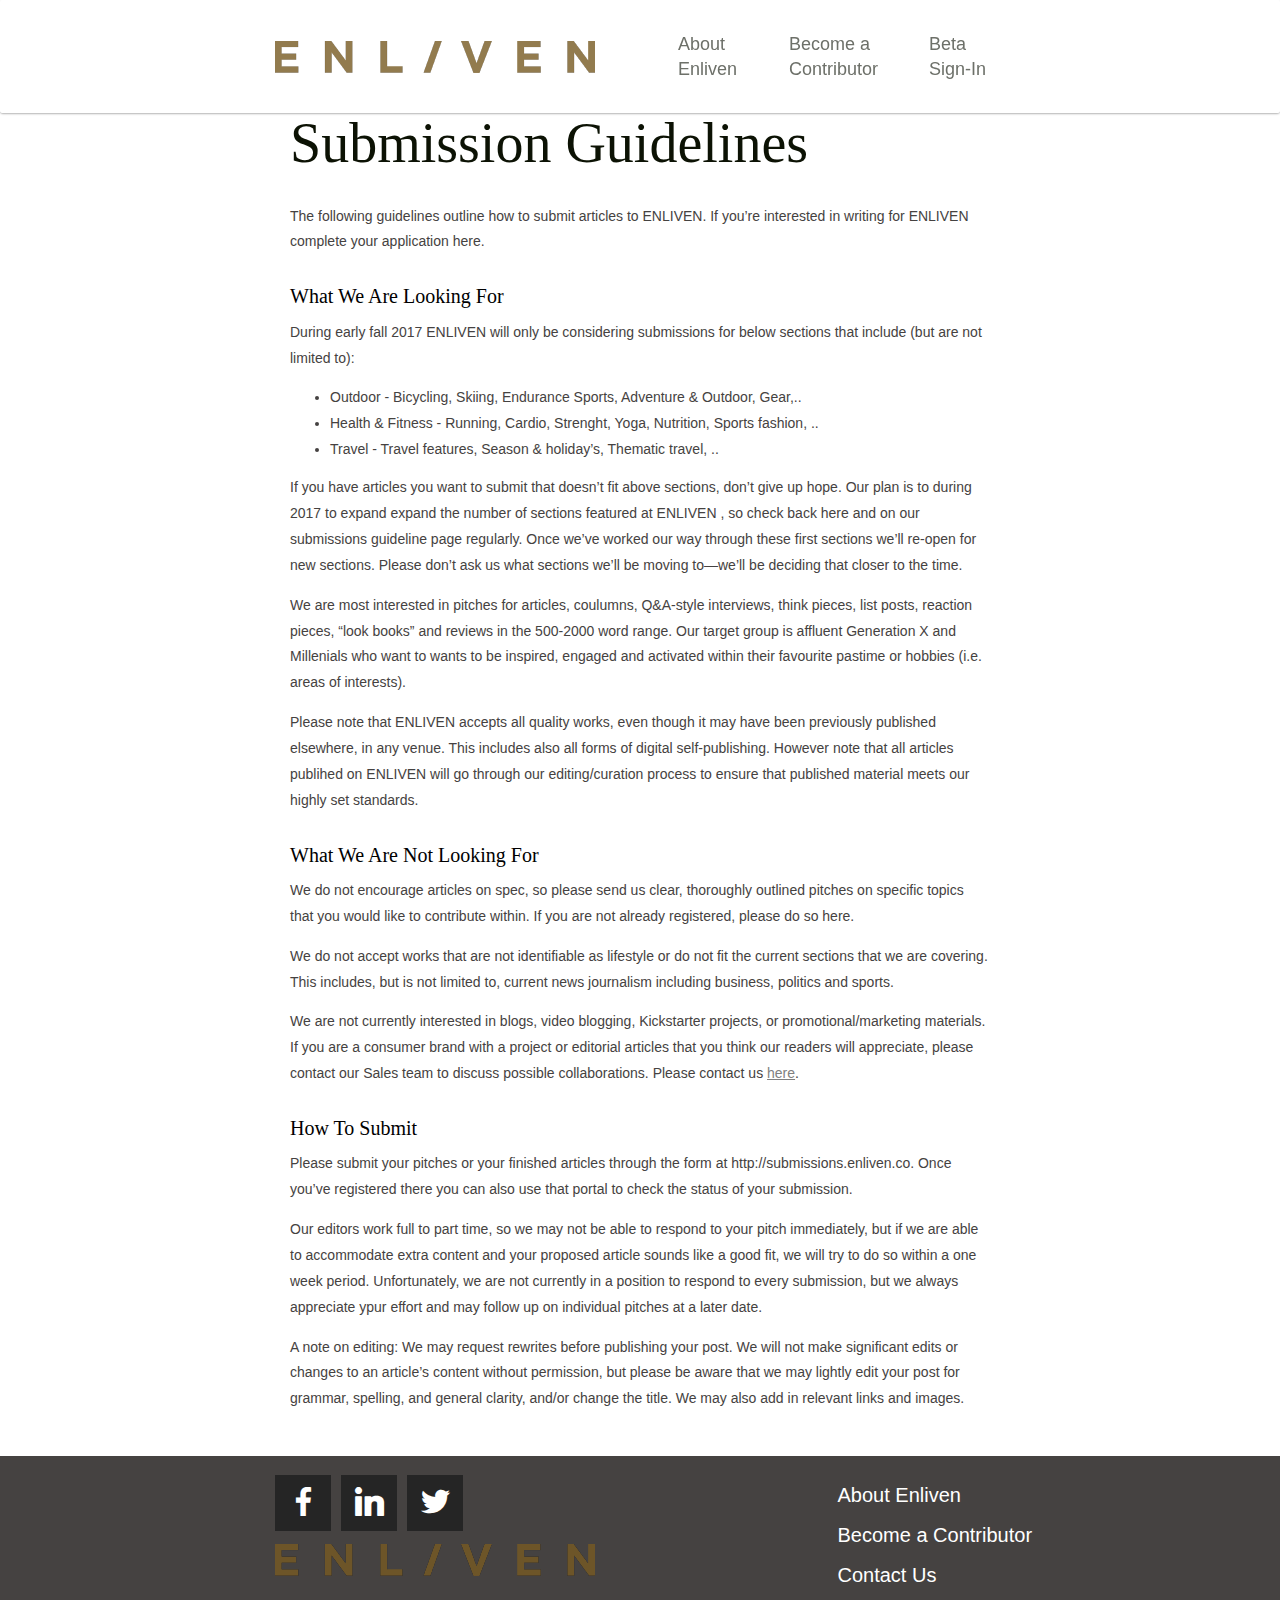
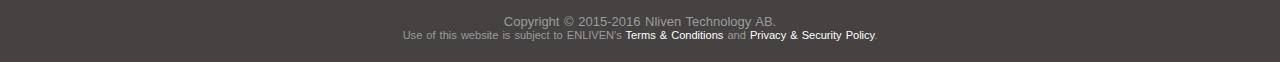
<file: submission-guidelines/index.html>
<!DOCTYPE html><html lang="en" class="no-js"><head><meta charset="utf-8"><meta name="viewport" content="width=device-width,initial-scale=1"><meta http-equiv="X-UA-Compatible" content="IE=edge"><title>ENLIVEN &ndash; Submission Guidelines</title><meta property="og:type" content="website"><meta property="og:url" content="http://www.enliven.co"><meta name="twitter:site" content="@Enliven"><meta property="og:site_name" content="ENLIVEN – Submission Guidelines"><meta property="og:title" content="ENLIVEN – Submission Guidelines"><meta property="twitter:card" content="summary"><meta property="twitter:title" content="ENLIVEN – Submission Guidelines"><meta name="description" content="ENLIVEN is a personalized lifestyle “magazine” where you can follow or save your favourite topics and styles. Share and interact with your favorite lifestyle writers, photographers, and columnists that challenge and inspire you."><meta property="og:description" content="ENLIVEN is a personalized lifestyle “magazine” where you can follow or save your favourite topics and styles. Share and interact with your favorite lifestyle writers, photographers, and columnists that challenge and inspire you."><meta property="twitter:description" content="ENLIVEN is a personalized lifestyle “magazine” where you can follow or save your favourite topics and styles. Share and interact with your favorite lifestyle writers, photographers, and columnists that challenge and inspire you."><link rel="apple-touch-icon" href="/images/logo-52a3cb.png"><link rel="shortcut icon" href="/images/favicon.ico" type="image/x-icon"><meta property="og:image" content="/images/logo-52a3cb.png"><meta property="twitter:image" content="/images/logo-52a3cb.png"><meta name="apple-mobile-web-app-capable" content="yes"><meta name="HandheldFriendly" content="true"><meta name="MobileOptimized" content="width"><link href="//style.enliven.co" rel="dns-prefetch"><link href="//www.enliven.co" rel="dns-prefetch"><link href="//www.google-analytics.com" rel="dns-prefetch"><link href="//piwik.enliven.co" rel="dns-prefetch"><link href="//s3.amazonaws.com" rel="dns-prefetch"><link rel="stylesheet" href="/styles/main-9091120dfe.css"><script src="/scripts/vendor/modernizr-272916a077.js"></script></head><body class="page submission-guidelines"><!--[if lt IE 10]>
  <p class="browserupgrade">You are using an <strong>outdated</strong> browser. Please <a href="http://browsehappy.com/">upgrade your browser</a> to improve your experience.</p>
<![endif]--><section id="ext_menu-0" class="mbr-navbar mbr-navbar-freeze mbr-navbar-absolute mbr-navbar-sticky mbr-navbar-auto-collapse top"><nav class="mbr-navbar-section mbr-section navbar navbar-default"><div class="mbr-section-container"><div class="mbr-navbar-container navbar-header container"><div class="mbr-navbar-column mbr-navbar-column-s mbr-navbar-brand"><span class="mbr-navbar-brand-link mbr-brand mbr-brand-inline"><span class="mbr-brand-logo"><a href="/"><img src="/images/enliven-logo.png" alt="Enliven" class="mbr-navbar-brand-img mbr-brand-img"></a></span></span></div><div class="mbr-navbar-hamburger mbr-hamburger"><span class="mbr-hamburger-line"></span></div><div class="mbr-navbar-column mbr-navbar-menu"><nav class="mbr-navbar-menu-box mbr-navbar-menu-box-inline-right"><div class="mbr-navbar-column"><ul class="mbr-navbar-items mbr-navbar-items-right float-left mbr-buttons mbr-buttons-freeze mbr-buttons-right btn-decorator mbr-buttons-active mbr-buttons-only-links nav navbar-nav navbar-right"><li class="mbr-navbar-item"><a href="/about" class="mbr-buttons-link text-black about-link">About Enliven</a></li><li class="mbr-navbar-item"><a href="/become-a-contributor" class="mbr-buttons-link text-black become-link"><span class="text-nowrap">Become a</span> Contributor</a></li><li class="mbr-navbar-item"><a href="/contributor-faq" class="mbr-buttons-link text-black hidden-md hidden-lg">Contributor FAQ</a></li><li class="mbr-navbar-item"><a href="/contributor-application-form" class="mbr-buttons-link text-black hidden-md hidden-lg">Contributor Application Form</a></li><li class="mbr-navbar-item"><a href="/join-enliven" class="mbr-buttons-link text-black hidden-md hidden-lg">Join ENLIVEN</a></li><li class="mbr-navbar-item"><a href="//cms.enliven.co/" class="mbr-buttons-link text-black beta-link">Beta <span class="text-nowrap">Sign-In</span></a></li><li class="mbr-navbar-item"><a href="/contact" class="mbr-buttons-link text-black hidden-md hidden-lg">Contact</a></li></ul></div></nav></div></div></div></nav></section><section class="teco"><div class="container"><h1 id="submission-guidelines">Submission Guidelines</h1><p id="overview">The following guidelines outline how to submit articles to ENLIVEN. If you’re interested in writing for ENLIVEN complete your application here.</p><h2 id="what-we-are-looking-for">What We Are Looking For</h2><p>During early fall 2017 ENLIVEN will only be considering submissions for below sections that include (but are not limited to):</p><ul><li>Outdoor - Bicycling, Skiing, Endurance Sports, Adventure &amp; Outdoor, Gear,..</li><li>Health &amp; Fitness - Running, Cardio, Strenght, Yoga, Nutrition, Sports fashion, ..</li><li>Travel - Travel features, Season &amp; holiday’s, Thematic travel, ..</li></ul><p>If you have articles you want to submit that doesn’t fit above sections, don’t give up hope. Our plan is to during 2017 to expand expand the number of sections featured at ENLIVEN , so check back here and on our submissions guideline page regularly. Once we’ve worked our way through these first sections we’ll re-open for new sections. Please don’t ask us what sections we’ll be moving to—we’ll be deciding that closer to the time.</p><p>We are most interested in pitches for articles, coulumns, Q&amp;A-style interviews, think pieces, list posts, reaction pieces, “look books” and reviews in the 500-2000 word range. Our target group is affluent Generation X and Millenials who want to wants to be inspired, engaged and activated within their favourite pastime or hobbies (i.e. areas of interests).</p><p>Please note that ENLIVEN accepts all quality works, even though it may have been previously published elsewhere, in any venue. This includes also all forms of digital self-publishing. However note that all articles publihed on ENLIVEN will go through our editing/curation process to ensure that published material meets our highly set standards.</p><h2 id="what-we-are-not-looking-for">What We Are Not Looking For</h2><p>We do not encourage articles on spec, so please send us clear, thoroughly outlined pitches on specific topics that you would like to contribute within. If you are not already registered, please do so here.</p><p>We do not accept works that are not identifiable as lifestyle or do not fit the current sections that we are covering. This includes, but is not limited to, current news journalism including business, politics and sports.</p><p>We are not currently interested in blogs, video blogging, Kickstarter projects, or promotional/marketing materials. If you are a consumer brand with a project or editorial articles that you think our readers will appreciate, please contact our Sales team to discuss possible collaborations. Please contact us <a class="agrey" href="/contact">here</a>.</p><h2 id="how-to-submit">How To Submit</h2><p>Please submit your pitches or your finished articles through the form at http://submissions.enliven.co. Once you’ve registered there you can also use that portal to check the status of your submission.</p><p>Our editors work full to part time, so we may not be able to respond to your pitch immediately, but if we are able to accommodate extra content and your proposed article sounds like a good fit, we will try to do so within a one week period. Unfortunately, we are not currently in a position to respond to every submission, but we always appreciate ypur effort and may follow up on individual pitches at a later date.</p><p>A note on editing: We may request rewrites before publishing your post. We will not make significant edits or changes to an article’s content without permission, but please be aware that we may lightly edit your post for grammar, spelling, and general clarity, and/or change the title. We may also add in relevant links and images.</p></div></section><footer id="section6" class="section footer"><div id="custom-html-226"><section id="social-buttons1-10" class="mbr-section mbr-section-relative mbr-section-fixed-size"><div class="mbr-section-container container"><div class="row"><div class="col-sm-9"><div class="row"><div class="mbr-social-icons"><div data-counters="false" class="mbr-social-likes social-likes_style-2"><div title="Share link on Facebook" class="mbr-social-icons-icon social-likes-icon facebook socicon-bg-facebook"><a href="https://www.facebook.com/Enlivenmagazine/" target="_blank" class="socicon socicon-facebook"></a></div><div title="Share link on Google+" class="mbr-social-icons-icon social-likes-icon plusone socicon-bg-linkedin"><i href="#" target="_blank" class="socicon socicon-linkedin"></i></div><div title="Share link on Twitter" class="mbr-social-icons-icon social-likes-icon twitter socicon-bg-twitter"><i href="#" target="_blank" class="socicon socicon-twitter"></i></div></div></div></div><div class="mbr-contacts mbr-contacts--wysiwyg row"><div><a href="/"><img src="/images/enliven-logo-footer.png" class="mbr-contacts-img mbr-contacts-img--left"></a></div></div></div><div class="col-sm-3"><ul class="mbr-contacts-list"><li><a href="/about" class="mbr-contacts-link text-gray">About Enliven</a></li><li><a href="/become-a-contributor" class="mbr-contacts-link text-gray"><span class="text-nowrap">Become a</span> Contributor</a></li><li><a href="/contact" class="mbr-contacts-link text-gray">Contact Us</a></li></ul></div></div></div></section></div></footer><footer class="mbr-section mbr-section--relative mbr-section--fixed-size"><div class="mbr-section-container container"><div class="mbr-footer mbr-footer--wysiwyg row"><div class="col-sm-12"><p class="mbr-footer-copyright text-center">Copyright &copy; 2015-2016 Nliven Technology AB.</p><p class="mbr-footer-copyright text-center"><small>Use of this website is subject to ENLIVEN's <a href="/terms-conditions">Terms &amp; Conditions</a> and <a href="/privacy-security">Privacy &amp; Security Policy</a>.</small></p></div></div></div></footer><!-- Google Analytics --><script>(function(b, o, i, l, e, r) {
    b.GoogleAnalyticsObject = l;
    b[l] || (b[l] =
      function() {
        (b[l].q = b[l].q || []).push(arguments)
      });
    b[l].l = +new Date;
    e = o.createElement(i);
    r = o.getElementsByTagName(i)[0];
    e.src = '//www.google-analytics.com/analytics.js';
    r.parentNode.insertBefore(e, r)
  }(window, document, 'script', 'ga'));
  ga('create', 'UA-72026616-1');
  ga('send', 'pageview');</script><!-- End Google Analytics Code --><!-- Piwik --><script type="text/javascript">var _paq = _paq || [];
  _paq.push(["setDomains", ["*.www.enliven.co"]]);
  _paq.push(['trackPageView']);
  _paq.push(['enableLinkTracking']);
  (function() {
    var u="//piwik.enliven.co/";
    _paq.push(['setTrackerUrl', u+'piwik.php']);
    _paq.push(['setSiteId', 1]);
    var d=document, g=d.createElement('script'), s=d.getElementsByTagName('script')[0];
    g.type='text/javascript'; g.async=true; g.defer=true; g.src=u+'piwik.js'; s.parentNode.insertBefore(g,s);
  })();</script><noscript><p><img src="//piwik.enliven.co/piwik.php?idsite=1" style="border:0" alt=""></p></noscript><!-- End Piwik Code --><script src="/scripts/vendor-7293216220.js"></script><script src="/scripts/plugins-2d089c7f19.js"></script><script src="/scripts/main-fd9a4d6c97.js"></script></body></html>
</file>
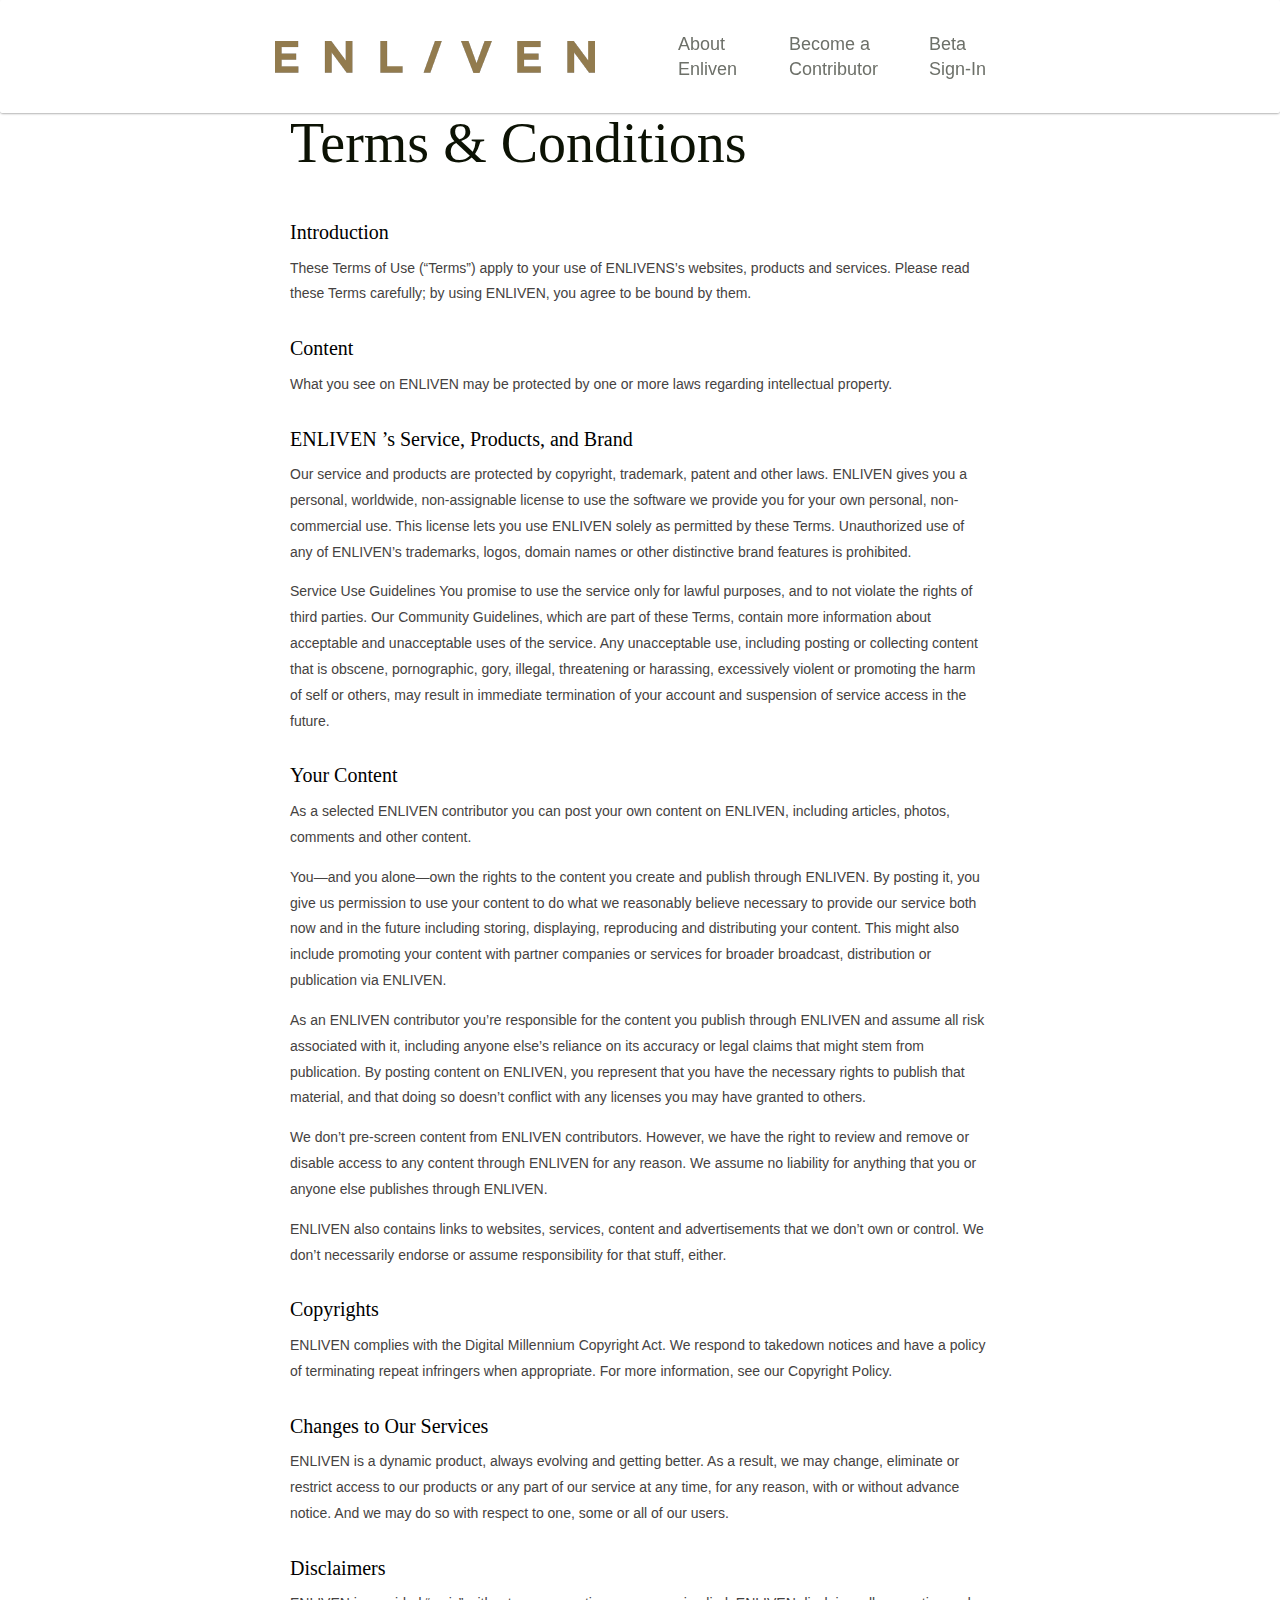
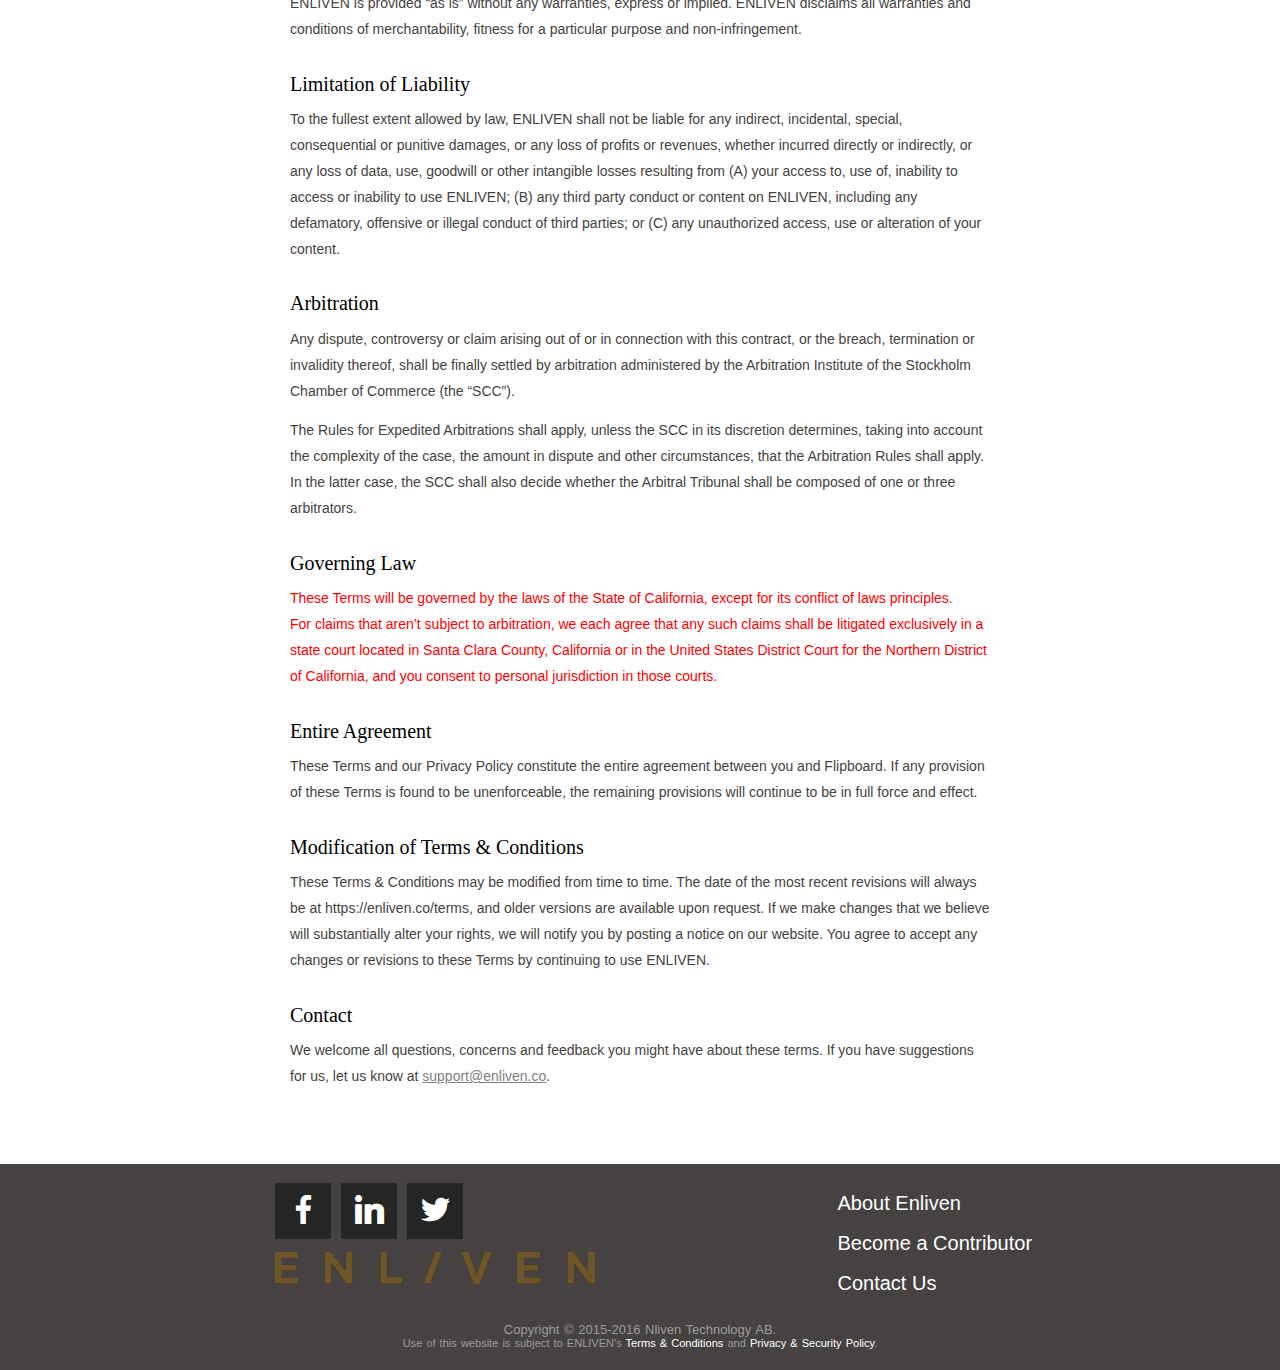
<file: terms-conditions/index.html>
<!DOCTYPE html><html lang="en" class="no-js"><head><meta charset="utf-8"><meta name="viewport" content="width=device-width,initial-scale=1"><meta http-equiv="X-UA-Compatible" content="IE=edge"><title>ENLIVEN &ndash; Terms and Conditions</title><meta property="og:type" content="website"><meta property="og:url" content="http://www.enliven.co"><meta name="twitter:site" content="@Enliven"><meta property="og:site_name" content="ENLIVEN – Terms and Conditions"><meta property="og:title" content="ENLIVEN – Terms and Conditions"><meta property="twitter:card" content="summary"><meta property="twitter:title" content="ENLIVEN – Terms and Conditions"><meta name="description" content="ENLIVEN is a personalized lifestyle “magazine” where you can follow or save your favourite topics and styles. Share and interact with your favorite lifestyle writers, photographers, and columnists that challenge and inspire you."><meta property="og:description" content="ENLIVEN is a personalized lifestyle “magazine” where you can follow or save your favourite topics and styles. Share and interact with your favorite lifestyle writers, photographers, and columnists that challenge and inspire you."><meta property="twitter:description" content="ENLIVEN is a personalized lifestyle “magazine” where you can follow or save your favourite topics and styles. Share and interact with your favorite lifestyle writers, photographers, and columnists that challenge and inspire you."><link rel="apple-touch-icon" href="/images/logo-52a3cb.png"><link rel="shortcut icon" href="/images/favicon.ico" type="image/x-icon"><meta property="og:image" content="/images/logo-52a3cb.png"><meta property="twitter:image" content="/images/logo-52a3cb.png"><meta name="apple-mobile-web-app-capable" content="yes"><meta name="HandheldFriendly" content="true"><meta name="MobileOptimized" content="width"><link href="//style.enliven.co" rel="dns-prefetch"><link href="//www.enliven.co" rel="dns-prefetch"><link href="//www.google-analytics.com" rel="dns-prefetch"><link href="//piwik.enliven.co" rel="dns-prefetch"><link href="//s3.amazonaws.com" rel="dns-prefetch"><link rel="stylesheet" href="/styles/main-9091120dfe.css"><script src="/scripts/vendor/modernizr-272916a077.js"></script></head><body class="page terms-conditions"><!--[if lt IE 10]>
  <p class="browserupgrade">You are using an <strong>outdated</strong> browser. Please <a href="http://browsehappy.com/">upgrade your browser</a> to improve your experience.</p>
<![endif]--><section id="ext_menu-0" class="mbr-navbar mbr-navbar-freeze mbr-navbar-absolute mbr-navbar-sticky mbr-navbar-auto-collapse top"><nav class="mbr-navbar-section mbr-section navbar navbar-default"><div class="mbr-section-container"><div class="mbr-navbar-container navbar-header container"><div class="mbr-navbar-column mbr-navbar-column-s mbr-navbar-brand"><span class="mbr-navbar-brand-link mbr-brand mbr-brand-inline"><span class="mbr-brand-logo"><a href="/"><img src="/images/enliven-logo.png" alt="Enliven" class="mbr-navbar-brand-img mbr-brand-img"></a></span></span></div><div class="mbr-navbar-hamburger mbr-hamburger"><span class="mbr-hamburger-line"></span></div><div class="mbr-navbar-column mbr-navbar-menu"><nav class="mbr-navbar-menu-box mbr-navbar-menu-box-inline-right"><div class="mbr-navbar-column"><ul class="mbr-navbar-items mbr-navbar-items-right float-left mbr-buttons mbr-buttons-freeze mbr-buttons-right btn-decorator mbr-buttons-active mbr-buttons-only-links nav navbar-nav navbar-right"><li class="mbr-navbar-item"><a href="/about" class="mbr-buttons-link text-black about-link">About Enliven</a></li><li class="mbr-navbar-item"><a href="/become-a-contributor" class="mbr-buttons-link text-black become-link"><span class="text-nowrap">Become a</span> Contributor</a></li><li class="mbr-navbar-item"><a href="/contributor-faq" class="mbr-buttons-link text-black hidden-md hidden-lg">Contributor FAQ</a></li><li class="mbr-navbar-item"><a href="/contributor-application-form" class="mbr-buttons-link text-black hidden-md hidden-lg">Contributor Application Form</a></li><li class="mbr-navbar-item"><a href="/join-enliven" class="mbr-buttons-link text-black hidden-md hidden-lg">Join ENLIVEN</a></li><li class="mbr-navbar-item"><a href="//cms.enliven.co/" class="mbr-buttons-link text-black beta-link">Beta <span class="text-nowrap">Sign-In</span></a></li><li class="mbr-navbar-item"><a href="/contact" class="mbr-buttons-link text-black hidden-md hidden-lg">Contact</a></li></ul></div></nav></div></div></div></nav></section><section class="teco"><div class="container"><h1 id="terms-conditions">Terms &amp; Conditions</h1><h2 id="introduction">Introduction</h2><p>These Terms of Use (“Terms”) apply to your use of ENLIVENS’s websites, products and services. Please read these Terms carefully; by using ENLIVEN, you agree to be bound by them.</p><h2 id="content">Content</h2><p>What you see on ENLIVEN may be protected by one or more laws regarding intellectual property.</p><h2 id="enliven-s-service-products-and-brand">ENLIVEN ’s Service, Products, and Brand</h2><p>Our service and products are protected by copyright, trademark, patent and other laws. ENLIVEN gives you a personal, worldwide, non-assignable license to use the software we provide you for your own personal, non-commercial use. This license lets you use ENLIVEN solely as permitted by these Terms. Unauthorized use of any of ENLIVEN’s trademarks, logos, domain names or other distinctive brand features is prohibited.</p><p>Service Use Guidelines You promise to use the service only for lawful purposes, and to not violate the rights of third parties. Our Community Guidelines, which are part of these Terms, contain more information about acceptable and unacceptable uses of the service. Any unacceptable use, including posting or collecting content that is obscene, pornographic, gory, illegal, threatening or harassing, excessively violent or promoting the harm of self or others, may result in immediate termination of your account and suspension of service access in the future.</p><h2 id="your-content">Your Content</h2><p>As a selected ENLIVEN contributor you can post your own content on ENLIVEN, including articles, photos, comments and other content.</p><p>You—and you alone—own the rights to the content you create and publish through ENLIVEN. By posting it, you give us permission to use your content to do what we reasonably believe necessary to provide our service both now and in the future including storing, displaying, reproducing and distributing your content. This might also include promoting your content with partner companies or services for broader broadcast, distribution or publication via ENLIVEN.</p><p>As an ENLIVEN contributor you’re responsible for the content you publish through ENLIVEN and assume all risk associated with it, including anyone else’s reliance on its accuracy or legal claims that might stem from publication. By posting content on ENLIVEN, you represent that you have the necessary rights to publish that material, and that doing so doesn’t conflict with any licenses you may have granted to others.</p><p>We don’t pre-screen content from ENLIVEN contributors. However, we have the right to review and remove or disable access to any content through ENLIVEN for any reason. We assume no liability for anything that you or anyone else publishes through ENLIVEN.</p><p>ENLIVEN also contains links to websites, services, content and advertisements that we don’t own or control. We don’t necessarily endorse or assume responsibility for that stuff, either.</p><h2 id="copyrights">Copyrights</h2><p>ENLIVEN complies with the Digital Millennium Copyright Act. We respond to takedown notices and have a policy of terminating repeat infringers when appropriate. For more information, see our Copyright Policy.</p><h2 id="changes-to-our-services">Changes to Our Services</h2><p>ENLIVEN is a dynamic product, always evolving and getting better. As a result, we may change, eliminate or restrict access to our products or any part of our service at any time, for any reason, with or without advance notice. And we may do so with respect to one, some or all of our users.</p><h2 id="disclaimers">Disclaimers</h2><p>ENLIVEN is provided “as is” without any warranties, express or implied. ENLIVEN disclaims all warranties and conditions of merchantability, fitness for a particular purpose and non-infringement.</p><h2 id="limitation-of-liability">Limitation of Liability</h2><p>To the fullest extent allowed by law, ENLIVEN shall not be liable for any indirect, incidental, special, consequential or punitive damages, or any loss of profits or revenues, whether incurred directly or indirectly, or any loss of data, use, goodwill or other intangible losses resulting from (A) your access to, use of, inability to access or inability to use ENLIVEN; (B) any third party conduct or content on ENLIVEN, including any defamatory, offensive or illegal conduct of third parties; or (C) any unauthorized access, use or alteration of your content.</p><h2 id="arbitration">Arbitration</h2><p>Any dispute, controversy or claim arising out of or in connection with this contract, or the breach, termination or invalidity thereof, shall be finally settled by arbitration administered by the Arbitration Institute of the Stockholm Chamber of Commerce (the “SCC”).</p><p>The Rules for Expedited Arbitrations shall apply, unless the SCC in its discretion determines, taking into account the complexity of the case, the amount in dispute and other circumstances, that the Arbitration Rules shall apply. In the latter case, the SCC shall also decide whether the Arbitral Tribunal shall be composed of one or three arbitrators.</p><h2 id="governing-law">Governing Law</h2><p style="color:red">These Terms will be governed by the laws of the State of California, except for its conflict of laws principles.<br>For claims that aren’t subject to arbitration, we each agree that any such claims shall be litigated exclusively in a state court located in Santa Clara County, California or in the United States District Court for the Northern District of California, and you consent to personal jurisdiction in those courts.</p><h2 id="entire-agreement">Entire Agreement</h2><p>These Terms and our Privacy Policy constitute the entire agreement between you and Flipboard. If any provision of these Terms is found to be unenforceable, the remaining provisions will continue to be in full force and effect.</p><h2 id="modification-of-terms-conditions">Modification of Terms &amp; Conditions</h2><p>These Terms &amp; Conditions may be modified from time to time. The date of the most recent revisions will always be at https://enliven.co/terms, and older versions are available upon request. If we make changes that we believe will substantially alter your rights, we will notify you by posting a notice on our website. You agree to accept any changes or revisions to these Terms by continuing to use ENLIVEN.</p><div class="contact1"><h2 id="contact">Contact</h2><p>We welcome all questions, concerns and feedback you might have about these terms. If you have suggestions for us, let us know at <a class="agrey" href="mailto:support@enliven.co">support@enliven.co</a>.</p></div></div></section><footer id="section6" class="section footer"><div id="custom-html-226"><section id="social-buttons1-10" class="mbr-section mbr-section-relative mbr-section-fixed-size"><div class="mbr-section-container container"><div class="row"><div class="col-sm-9"><div class="row"><div class="mbr-social-icons"><div data-counters="false" class="mbr-social-likes social-likes_style-2"><div title="Share link on Facebook" class="mbr-social-icons-icon social-likes-icon facebook socicon-bg-facebook"><a href="https://www.facebook.com/Enlivenmagazine/" target="_blank" class="socicon socicon-facebook"></a></div><div title="Share link on Google+" class="mbr-social-icons-icon social-likes-icon plusone socicon-bg-linkedin"><i href="#" target="_blank" class="socicon socicon-linkedin"></i></div><div title="Share link on Twitter" class="mbr-social-icons-icon social-likes-icon twitter socicon-bg-twitter"><i href="#" target="_blank" class="socicon socicon-twitter"></i></div></div></div></div><div class="mbr-contacts mbr-contacts--wysiwyg row"><div><a href="/"><img src="/images/enliven-logo-footer.png" class="mbr-contacts-img mbr-contacts-img--left"></a></div></div></div><div class="col-sm-3"><ul class="mbr-contacts-list"><li><a href="/about" class="mbr-contacts-link text-gray">About Enliven</a></li><li><a href="/become-a-contributor" class="mbr-contacts-link text-gray"><span class="text-nowrap">Become a</span> Contributor</a></li><li><a href="/contact" class="mbr-contacts-link text-gray">Contact Us</a></li></ul></div></div></div></section></div></footer><footer class="mbr-section mbr-section--relative mbr-section--fixed-size"><div class="mbr-section-container container"><div class="mbr-footer mbr-footer--wysiwyg row"><div class="col-sm-12"><p class="mbr-footer-copyright text-center">Copyright &copy; 2015-2016 Nliven Technology AB.</p><p class="mbr-footer-copyright text-center"><small>Use of this website is subject to ENLIVEN's <a href="/terms-conditions">Terms &amp; Conditions</a> and <a href="/privacy-security">Privacy &amp; Security Policy</a>.</small></p></div></div></div></footer><!-- Google Analytics --><script>(function(b, o, i, l, e, r) {
    b.GoogleAnalyticsObject = l;
    b[l] || (b[l] =
      function() {
        (b[l].q = b[l].q || []).push(arguments)
      });
    b[l].l = +new Date;
    e = o.createElement(i);
    r = o.getElementsByTagName(i)[0];
    e.src = '//www.google-analytics.com/analytics.js';
    r.parentNode.insertBefore(e, r)
  }(window, document, 'script', 'ga'));
  ga('create', 'UA-72026616-1');
  ga('send', 'pageview');</script><!-- End Google Analytics Code --><!-- Piwik --><script type="text/javascript">var _paq = _paq || [];
  _paq.push(["setDomains", ["*.www.enliven.co"]]);
  _paq.push(['trackPageView']);
  _paq.push(['enableLinkTracking']);
  (function() {
    var u="//piwik.enliven.co/";
    _paq.push(['setTrackerUrl', u+'piwik.php']);
    _paq.push(['setSiteId', 1]);
    var d=document, g=d.createElement('script'), s=d.getElementsByTagName('script')[0];
    g.type='text/javascript'; g.async=true; g.defer=true; g.src=u+'piwik.js'; s.parentNode.insertBefore(g,s);
  })();</script><noscript><p><img src="//piwik.enliven.co/piwik.php?idsite=1" style="border:0" alt=""></p></noscript><!-- End Piwik Code --><script src="/scripts/vendor-7293216220.js"></script><script src="/scripts/plugins-2d089c7f19.js"></script><script src="/scripts/main-fd9a4d6c97.js"></script></body></html>
</file>
